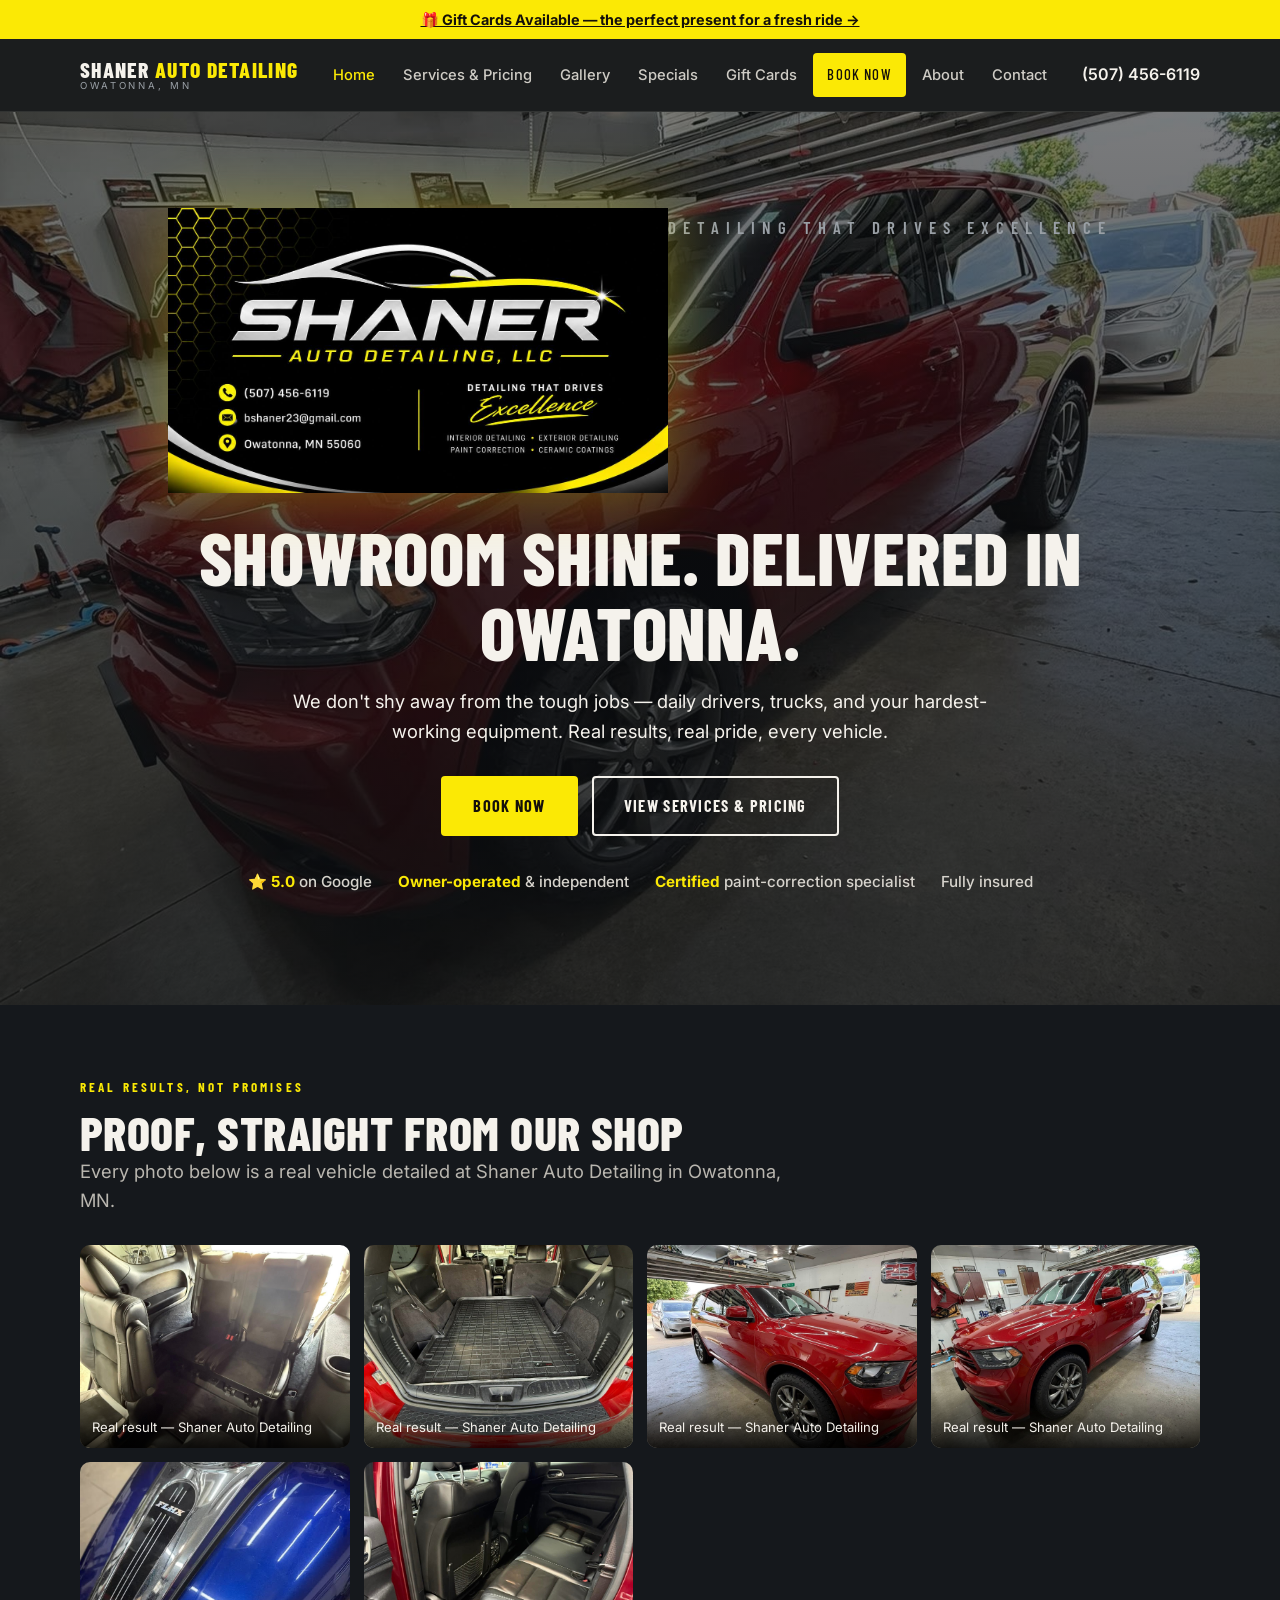
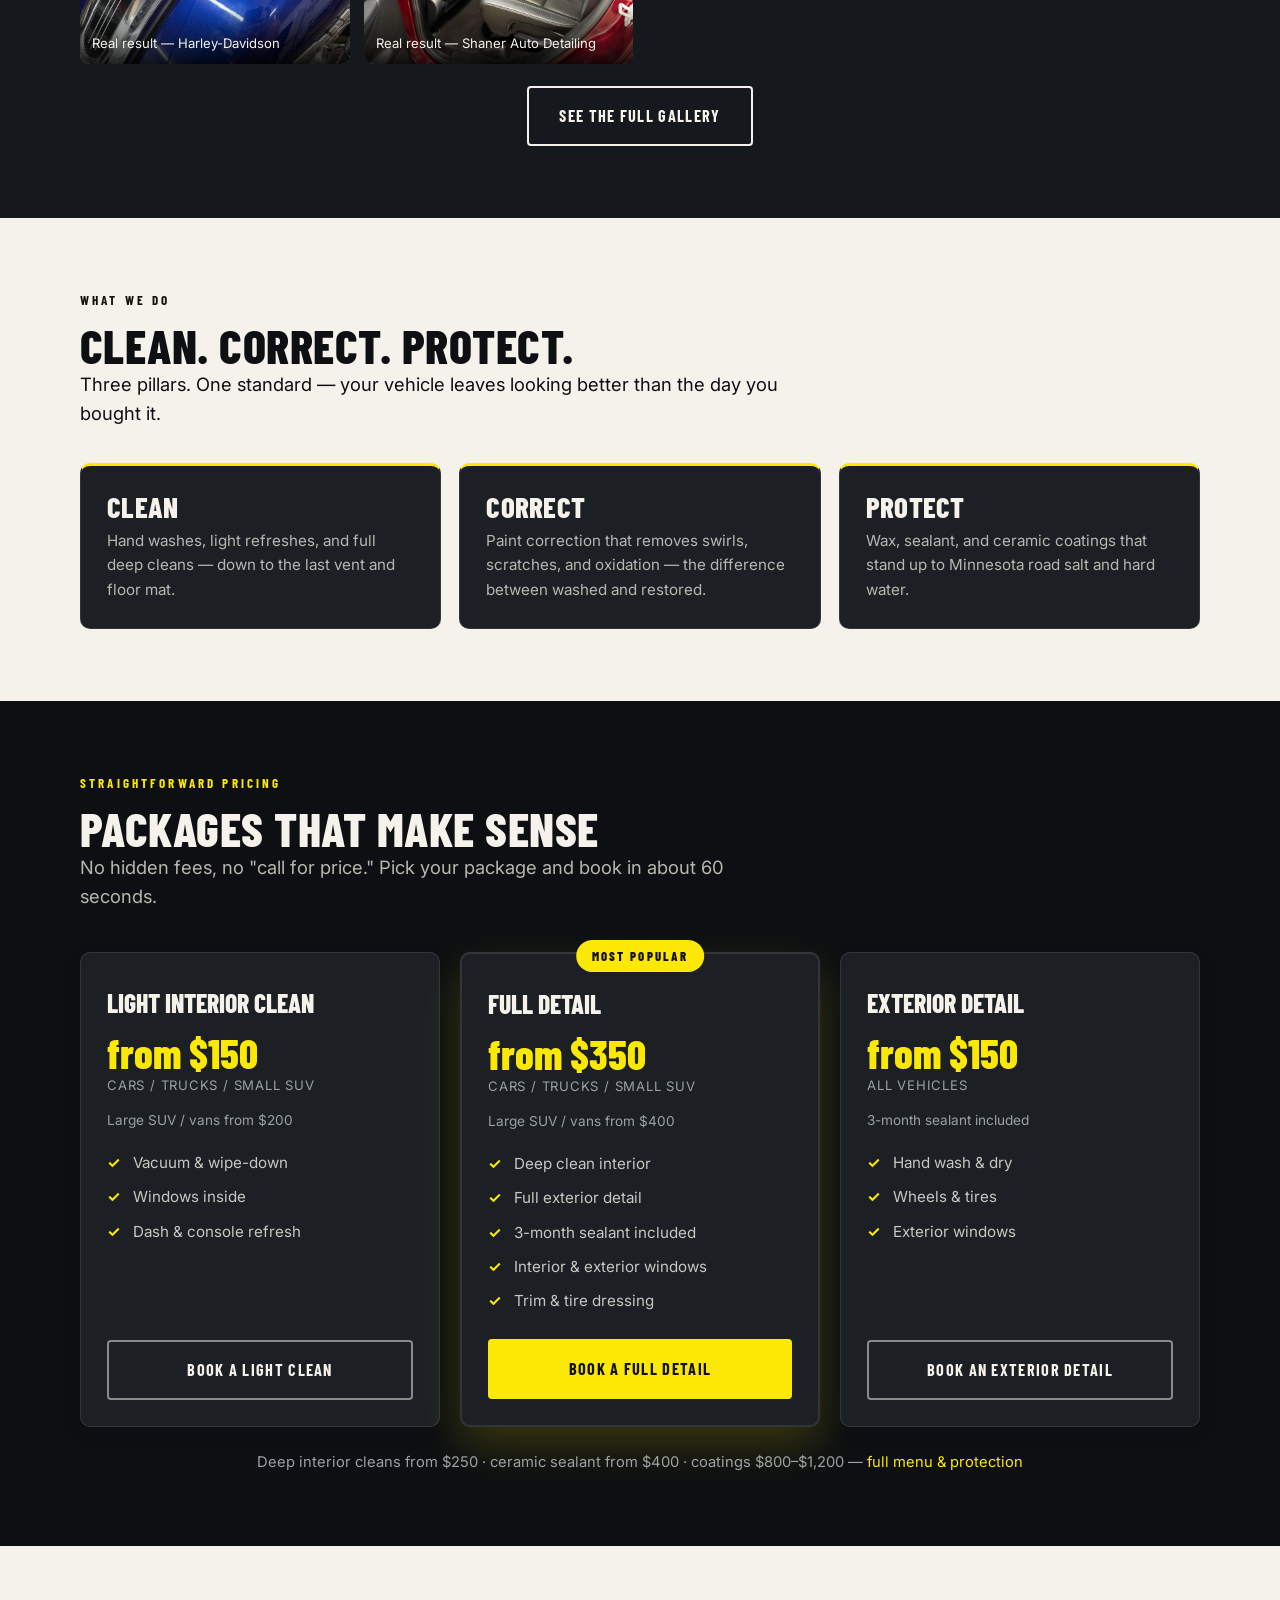
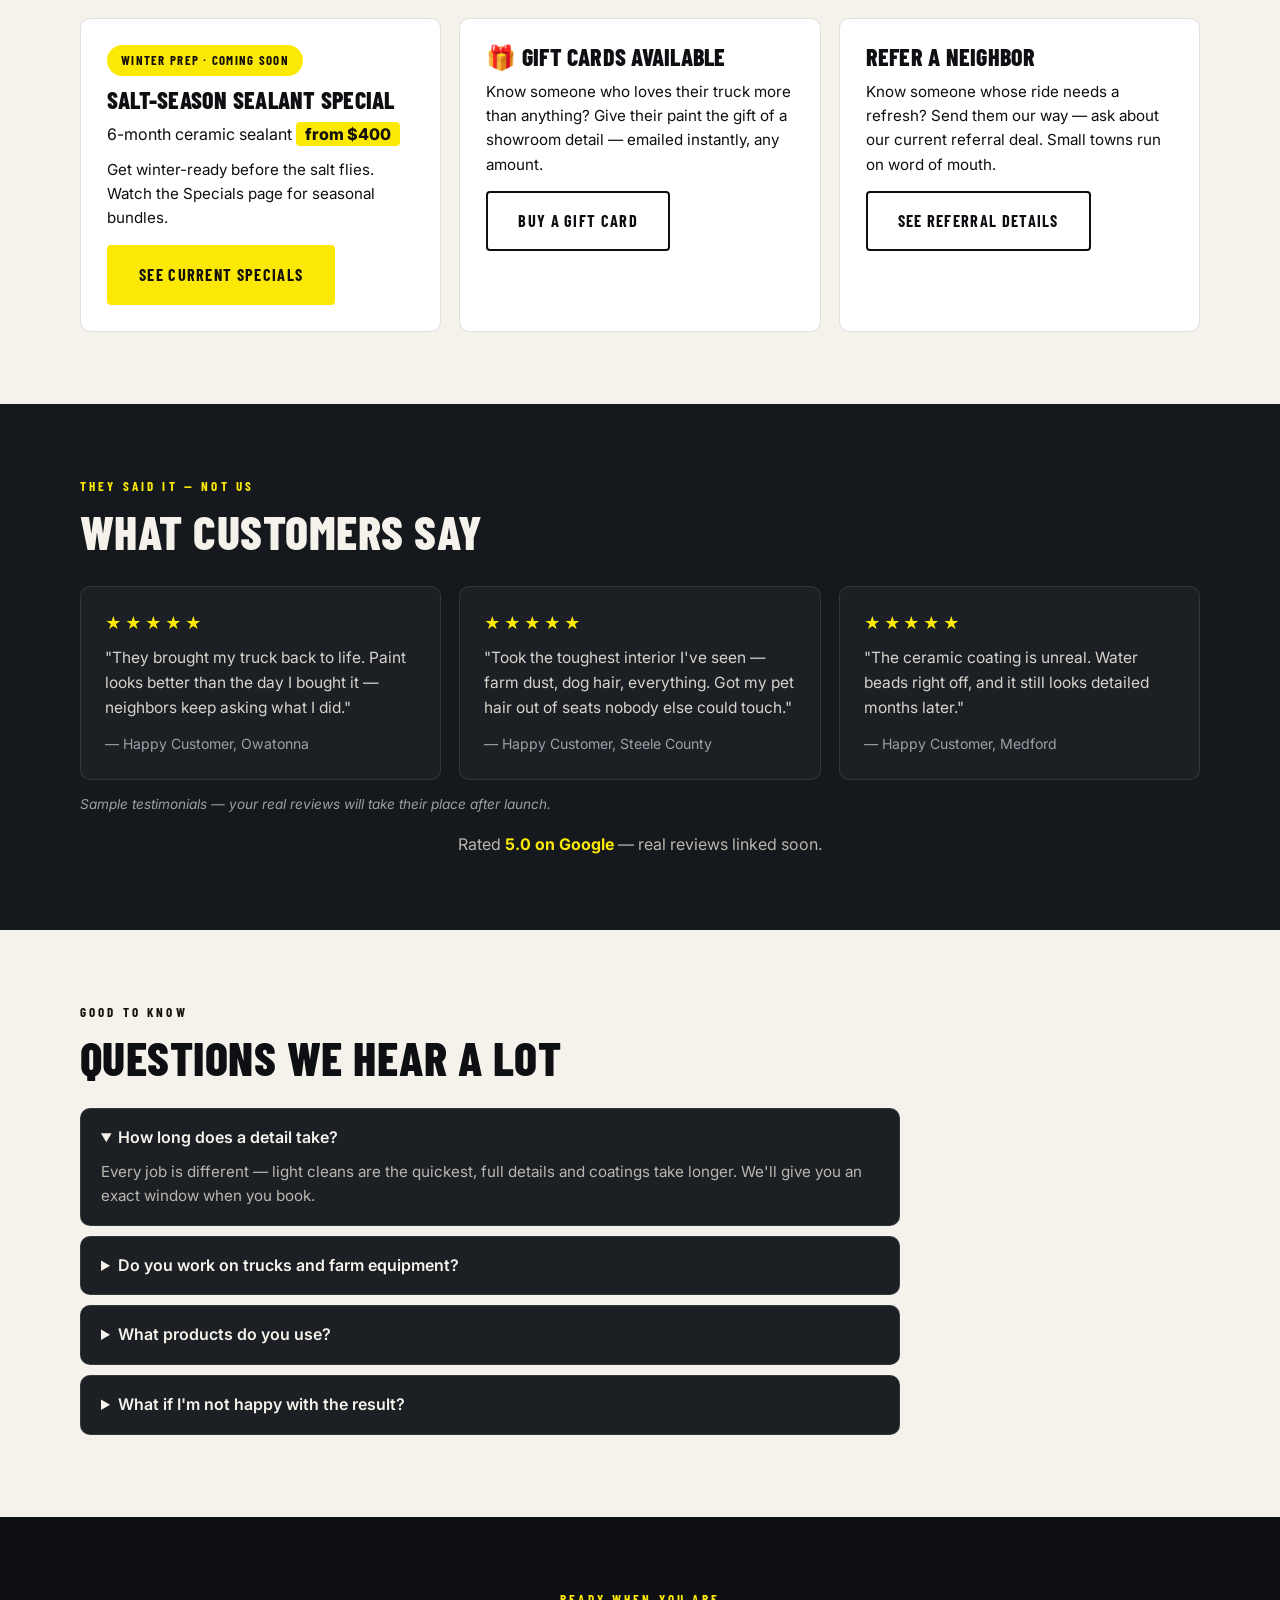
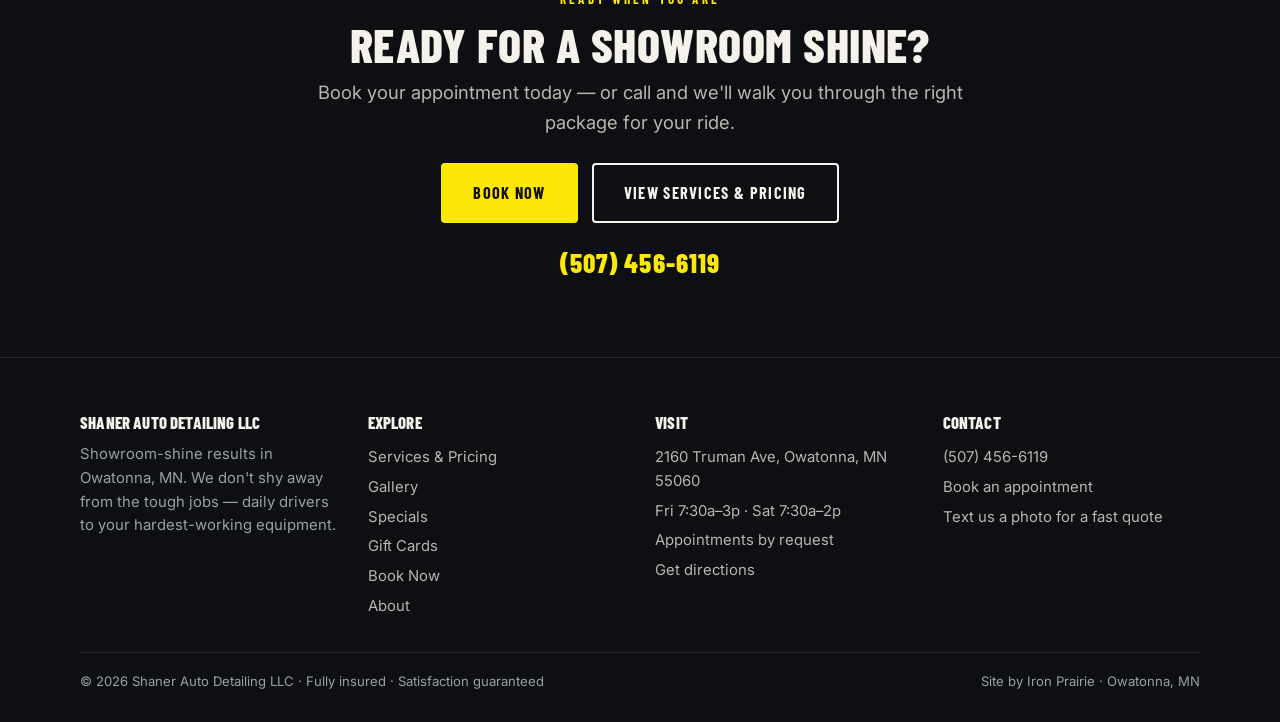
<file: index.html>
<!DOCTYPE html>
<html lang="en">
<head>
<meta charset="UTF-8">
<meta name="viewport" content="width=device-width, initial-scale=1.0">
<title>Auto Detailing in Owatonna, MN | Shaner Auto Detailing LLC</title>
<meta name="description" content="Shaner Auto Detailing LLC — premium auto detailing, paint correction, and ceramic coating in Owatonna, MN. Showroom shine for daily drivers, trucks &amp; equipment. Call (507) 456-6119.">
<link rel="canonical" href="https://davebunn1.github.io/shaner-auto-detailing-website/">
<meta property="og:title" content="Shaner Auto Detailing LLC — Auto Detailing in Owatonna, MN">
<meta property="og:description" content="Showroom shine. Paint correction &amp; ceramic coating. Real results — Owatonna, MN.">
<meta property="og:type" content="website">
<meta property="og:url" content="https://davebunn1.github.io/shaner-auto-detailing-website/">
<meta property="og:image" content="https://davebunn1.github.io/shaner-auto-detailing-website/images/IMG_6365.JPG">
<meta name="theme-color" content="#0D0F12">
<link rel="preconnect" href="https://fonts.googleapis.com">
<link rel="preconnect" href="https://fonts.gstatic.com" crossorigin>
<link href="https://fonts.googleapis.com/css2?family=Barlow+Condensed:wght@600;700;800&family=Inter:wght@400;500;600&display=swap" rel="stylesheet">
<link rel="stylesheet" href="css/styles.css">
<link rel="icon" href="data:image/svg+xml,<svg xmlns='http://www.w3.org/2000/svg' viewBox='0 0 100 100'><text y='.9em' font-size='90'>🚗</text></svg>">
<script type="application/ld+json">
{
  "@context": "https://schema.org",
  "@type": "AutoDetailing",
  "name": "Shaner Auto Detailing LLC",
  "description": "Premium auto detailing, paint correction and ceramic coating in Owatonna, Minnesota.",
  "telephone": "+15074566119",
  "address": {
    "@type": "PostalAddress",
    "streetAddress": "2160 Truman Ave",
    "addressLocality": "Owatonna",
    "addressRegion": "MN",
    "postalCode": "55060",
    "addressCountry": "US"
  },
  "geo": { "@type": "GeoCoordinates", "latitude": 44.0749, "longitude": -93.2260 },
  "openingHours": ["Fr 07:30-15:00", "Sa 07:30-14:00"],
  "priceRange": "$$",
  "aggregateRating": { "@type": "AggregateRating", "ratingValue": "5.0", "reviewCount": "4" },
  "sameAs": ["https://www.facebook.com/groups/483912313063211/"]
}
</script>
</head>
<body>

<div class="topbar">
  <a href="gift-cards.html">🎁 Gift Cards Available — the perfect present for a fresh ride →</a>
</div>
<header class="site">
  <div class="container nav-wrap">
    <a class="brand" href="index.html">SHANER <span>AUTO DETAILING</span><small>Owatonna, MN</small></a>
    <nav class="main" aria-label="Main">
      <a href="index.html" class="active">Home</a>
      <a href="services-pricing.html">Services &amp; Pricing</a>
      <a href="gallery.html">Gallery</a>
      <a href="specials.html">Specials</a>
      <a href="gift-cards.html">Gift Cards</a>
      <a href="book.html" class="btn btn--primary btn-book">Book Now</a>
      <a href="about.html">About</a>
      <a href="contact.html">Contact</a>
    </nav>
    <div class="header-cta">
      <a class="header-phone" href="tel:+15074566119">(507) 456-6119</a>
      <button class="nav-toggle" aria-label="Menu">☰</button>
    </div>
  </div>
</header>

<main>
  <section class="hero hero--home">
    <div class="container">
      <div class="hero-logo">
        <img src="images/LOGO.jpg" alt="Shaner Auto Detailing LLC — auto detailing, paint correction &amp; ceramic coating in Owatonna, MN">
        <div class="hero-wordmark-sub">Detailing that drives Excellence</div>
      </div>
      <h1>Showroom shine. Delivered in Owatonna.</h1>
      <p class="lead">We don't shy away from the tough jobs — daily drivers, trucks, and your hardest-working equipment. Real results, real pride, every vehicle.</p>
      <div class="hero-ctas">
        <a class="btn btn--primary" href="book.html">Book Now</a>
        <a class="btn btn--ghost" href="services-pricing.html">View Services &amp; Pricing</a>
      </div>
      <div class="trust-ribbon">
        <span>⭐ <b>5.0</b> on Google</span>
        <span><b>Owner-operated</b> &amp; independent</span>
        <span><b>Certified</b> paint-correction specialist</span>
        <span>Fully insured</span>
      </div>
    </div>
  </section>

  <section class="section--graphite">
    <div class="container">
      <div class="eyebrow">Real results, not promises</div>
      <h2 style="color:var(--cream)">Proof, straight from our shop</h2>
      <p class="lead muted" style="color:#b9b6af">Every photo below is a real vehicle detailed at Shaner Auto Detailing in Owatonna, MN.</p>
      <div class="gallery" style="margin-top:30px">
        <div class="proof-grid">
          <figure class="proof-item"><img src="images/IMG_6362.JPG" alt="Real detailing result — Shaner Auto Detailing, Owatonna MN" loading="lazy"><figcaption class="proof-cap">Real result — Shaner Auto Detailing</figcaption></figure>
          <figure class="proof-item"><img src="images/IMG_6363.JPG" alt="Real detailing result — Shaner Auto Detailing, Owatonna MN" loading="lazy"><figcaption class="proof-cap">Real result — Shaner Auto Detailing</figcaption></figure>
          <figure class="proof-item"><img src="images/IMG_6364.JPG" alt="Real detailing result — Shaner Auto Detailing, Owatonna MN" loading="lazy"><figcaption class="proof-cap">Real result — Shaner Auto Detailing</figcaption></figure>
          <figure class="proof-item"><img src="images/IMG_6365.JPG" alt="Real detailing result — Shaner Auto Detailing, Owatonna MN" loading="lazy"><figcaption class="proof-cap">Real result — Shaner Auto Detailing</figcaption></figure>
          <figure class="proof-item"><img src="images/IMG_6311.JPG" alt="Harley-Davidson detail result — Shaner Auto Detailing, Owatonna MN" loading="lazy"><figcaption class="proof-cap">Real result — Harley-Davidson</figcaption></figure>
          <figure class="proof-item"><img src="images/IMG_6378.JPG" alt="Real detailing result — Shaner Auto Detailing, Owatonna MN" loading="lazy"><figcaption class="proof-cap">Real result — Shaner Auto Detailing</figcaption></figure>
        </div>
      </div>
      <p style="text-align:center;margin-top:22px"><a class="btn btn--ghost" href="gallery.html">See the full gallery</a></p>
    </div>
  </section>

  <section class="section--light">
    <div class="container">
      <div class="eyebrow">What we do</div>
      <h2>Clean. Correct. Protect.</h2>
      <p class="lead">Three pillars. One standard — your vehicle leaves looking better than the day you bought it.</p>
      <div class="pillars" style="margin-top:34px">
        <div class="pillar">
          <h3>Clean</h3>
          <p>Hand washes, light refreshes, and full deep cleans — down to the last vent and floor mat.</p>
        </div>
        <div class="pillar">
          <h3>Correct</h3>
          <p>Paint correction that removes swirls, scratches, and oxidation — the difference between washed and restored.</p>
        </div>
        <div class="pillar">
          <h3>Protect</h3>
          <p>Wax, sealant, and ceramic coatings that stand up to Minnesota road salt and hard water.</p>
        </div>
      </div>
    </div>
  </section>

  <section class="section--dark">
    <div class="container">
      <div class="eyebrow">Straightforward pricing</div>
      <h2 style="color:var(--cream)">Packages that make sense</h2>
      <p class="lead muted" style="color:#b9b6af">No hidden fees, no "call for price." Pick your package and book in about 60 seconds.</p>
      <div class="pkg-cards" style="margin-top:40px">
        <div class="pkg-card">
          <div class="pkg-name">Light Interior Clean</div>
          <div class="pkg-price">from $150</div>
          <div class="pkg-time">Cars / trucks / small SUV</div>
          <p class="pkg-note">Large SUV / vans from $200</p>
          <ul class="pkg-includes">
            <li>Vacuum &amp; wipe-down</li>
            <li>Windows inside</li>
            <li>Dash &amp; console refresh</li>
          </ul>
          <a class="btn btn--darkghost btn--block" href="book.html">Book a light clean</a>
        </div>
        <div class="pkg-card pkg-card--popular">
          <div class="popular-tag">Most Popular</div>
          <div class="pkg-name">Full Detail</div>
          <div class="pkg-price">from $350</div>
          <div class="pkg-time">Cars / trucks / small SUV</div>
          <p class="pkg-note">Large SUV / vans from $400</p>
          <ul class="pkg-includes">
            <li>Deep clean interior</li>
            <li>Full exterior detail</li>
            <li>3-month sealant included</li>
            <li>Interior &amp; exterior windows</li>
            <li>Trim &amp; tire dressing</li>
          </ul>
          <a class="btn btn--primary btn--block" href="book.html">Book a full detail</a>
        </div>
        <div class="pkg-card">
          <div class="pkg-name">Exterior Detail</div>
          <div class="pkg-price">from $150</div>
          <div class="pkg-time">All vehicles</div>
          <p class="pkg-note">3-month sealant included</p>
          <ul class="pkg-includes">
            <li>Hand wash &amp; dry</li>
            <li>Wheels &amp; tires</li>
            <li>Exterior windows</li>
          </ul>
          <a class="btn btn--darkghost btn--block" href="book.html">Book an exterior detail</a>
        </div>
      </div>
      <p style="text-align:center;margin-top:24px;color:var(--muted);font-size:.92rem">Deep interior cleans from $250 · ceramic sealant from $400 · coatings $800–$1,200 — <a href="services-pricing.html">full menu &amp; protection</a></p>
    </div>
  </section>

  <section class="section--light">
    <div class="container" style="display:grid;grid-template-columns:repeat(auto-fit,minmax(280px,1fr));gap:18px">
      <div style="border:1px solid rgba(13,15,18,.12);border-radius:10px;padding:26px;background:#fff">
        <span class="offer-deadline">Winter prep · coming soon</span>
        <h3 style="font-size:1.5rem">Salt-season sealant special</h3>
        <p style="margin:10px 0">6-month ceramic sealant <b style="background:#FBE905;color:#14100A;padding:2px 9px;border-radius:4px;font-weight:800">from $400</b></p>
        <p style="font-size:.95rem">Get winter-ready before the salt flies. Watch the Specials page for seasonal bundles.</p>
        <p style="margin-top:14px"><a class="btn btn--primary" href="specials.html">See current specials</a></p>
      </div>
      <div style="border:1px solid rgba(13,15,18,.12);border-radius:10px;padding:26px;background:#fff">
        <h3 style="font-size:1.5rem">🎁 Gift cards available</h3>
        <p style="font-size:.95rem;margin:10px 0">Know someone who loves their truck more than anything? Give their paint the gift of a showroom detail — emailed instantly, any amount.</p>
        <p style="margin-top:14px"><a class="btn btn--darkghost" href="gift-cards.html">Buy a gift card</a></p>
      </div>
      <div style="border:1px solid rgba(13,15,18,.12);border-radius:10px;padding:26px;background:#fff">
        <h3 style="font-size:1.5rem">Refer a neighbor</h3>
        <p style="font-size:.95rem;margin:10px 0">Know someone whose ride needs a refresh? Send them our way — ask about our current referral deal. Small towns run on word of mouth.</p>
        <p style="margin-top:14px"><a class="btn btn--darkghost" href="specials.html">See referral details</a></p>
      </div>
    </div>
  </section>

  <section class="section--graphite">
    <div class="container">
      <div class="eyebrow">They said it — not us</div>
      <h2 style="color:var(--cream)">What customers say</h2>
      <div class="reviews" style="margin-top:30px">
        <div class="review">
          <div class="stars">★★★★★</div>
          <p>"They brought my truck back to life. Paint looks better than the day I bought it — neighbors keep asking what I did."</p>
          <cite>— Happy Customer, Owatonna</cite>
        </div>
        <div class="review">
          <div class="stars">★★★★★</div>
          <p>"Took the toughest interior I've seen — farm dust, dog hair, everything. Got my pet hair out of seats nobody else could touch."</p>
          <cite>— Happy Customer, Steele County</cite>
        </div>
        <div class="review">
          <div class="stars">★★★★★</div>
          <p>"The ceramic coating is unreal. Water beads right off, and it still looks detailed months later."</p>
          <cite>— Happy Customer, Medford</cite>
        </div>
      </div>
      <p class="review-sample-note">Sample testimonials — your real reviews will take their place after launch.</p>
      <p style="text-align:center;margin-top:16px;color:#b9b6af">Rated <b style="color:var(--amber)">5.0 on Google</b> — real reviews linked soon.</p>
    </div>
  </section>

  <section class="section--light">
    <div class="container">
      <div class="eyebrow">Good to know</div>
      <h2>Questions we hear a lot</h2>
      <div class="faq" style="margin-top:26px;max-width:820px">
        <details open>
          <summary>How long does a detail take?</summary>
          <p>Every job is different — light cleans are the quickest, full details and coatings take longer. We'll give you an exact window when you book.</p>
        </details>
        <details>
          <summary>Do you work on trucks and farm equipment?</summary>
          <p>Absolutely — we don't shy away from the tough jobs. Daily drivers, trucks, SUVs, motorcycles, and your hardest-working equipment all get the same standard.</p>
        </details>
        <details>
          <summary>What products do you use?</summary>
          <p>Professional-grade products chosen for Minnesota conditions — road salt, hard water, and everything in between. Ask us about the right protection for your vehicle.</p>
        </details>
        <details>
          <summary>What if I'm not happy with the result?</summary>
          <p>If you're not happy with the result, we'll make it right. Plain and simple.</p>
        </details>
      </div>
    </div>
  </section>

  <section class="section--dark cta-band">
    <div class="container">
      <div class="eyebrow">Ready when you are</div>
      <h2 style="color:var(--cream)">Ready for a showroom shine?</h2>
      <p class="lead" style="color:#b9b6af">Book your appointment today — or call and we'll walk you through the right package for your ride.</p>
      <div class="cta-actions">
        <a class="btn btn--primary" href="book.html">Book Now</a>
        <a class="btn btn--ghost" href="services-pricing.html">View Services &amp; Pricing</a>
      </div>
      <a class="cta-phone-big" href="tel:+15074566119">(507) 456-6119</a>
    </div>
  </section>
</main>

<footer class="site">
  <div class="container">
    <div class="footer-grid">
      <div>
        <h4>Shaner Auto Detailing LLC</h4>
        <p style="color:var(--muted);font-size:.93rem">Showroom-shine results in Owatonna, MN. We don't shy away from the tough jobs — daily drivers to your hardest-working equipment.</p>
      </div>
      <div>
        <h4>Explore</h4>
        <ul>
          <li><a href="services-pricing.html">Services &amp; Pricing</a></li>
          <li><a href="gallery.html">Gallery</a></li>
          <li><a href="specials.html">Specials</a></li>
          <li><a href="gift-cards.html">Gift Cards</a></li>
          <li><a href="book.html">Book Now</a></li>
          <li><a href="about.html">About</a></li>
        </ul>
      </div>
      <div>
        <h4>Visit</h4>
        <ul>
          <li>2160 Truman Ave, Owatonna, MN 55060</li>
          <li>Fri 7:30a–3p · Sat 7:30a–2p</li>
          <li>Appointments by request</li>
          <li><a href="contact.html">Get directions</a></li>
        </ul>
      </div>
      <div>
        <h4>Contact</h4>
        <ul>
          <li><a href="tel:+15074566119">(507) 456-6119</a></li>
          <li><a href="book.html">Book an appointment</a></li>
          <li><a href="contact.html">Text us a photo for a fast quote</a></li>
        </ul>
      </div>
    </div>
    <div class="footer-bottom">
      <span>© 2026 Shaner Auto Detailing LLC · Fully insured · Satisfaction guaranteed</span>
      <span>Site by Iron Prairie · Owatonna, MN</span>
    </div>
  </div>
</footer>
<div class="mobile-bar">
  <a class="mb-book" href="book.html">Book Now</a>
  <a class="mb-call" href="tel:+15074566119">Call (507) 456-6119</a>
</div>
<script src="js/scripts.js"></script>
</body>
</html>
</file>
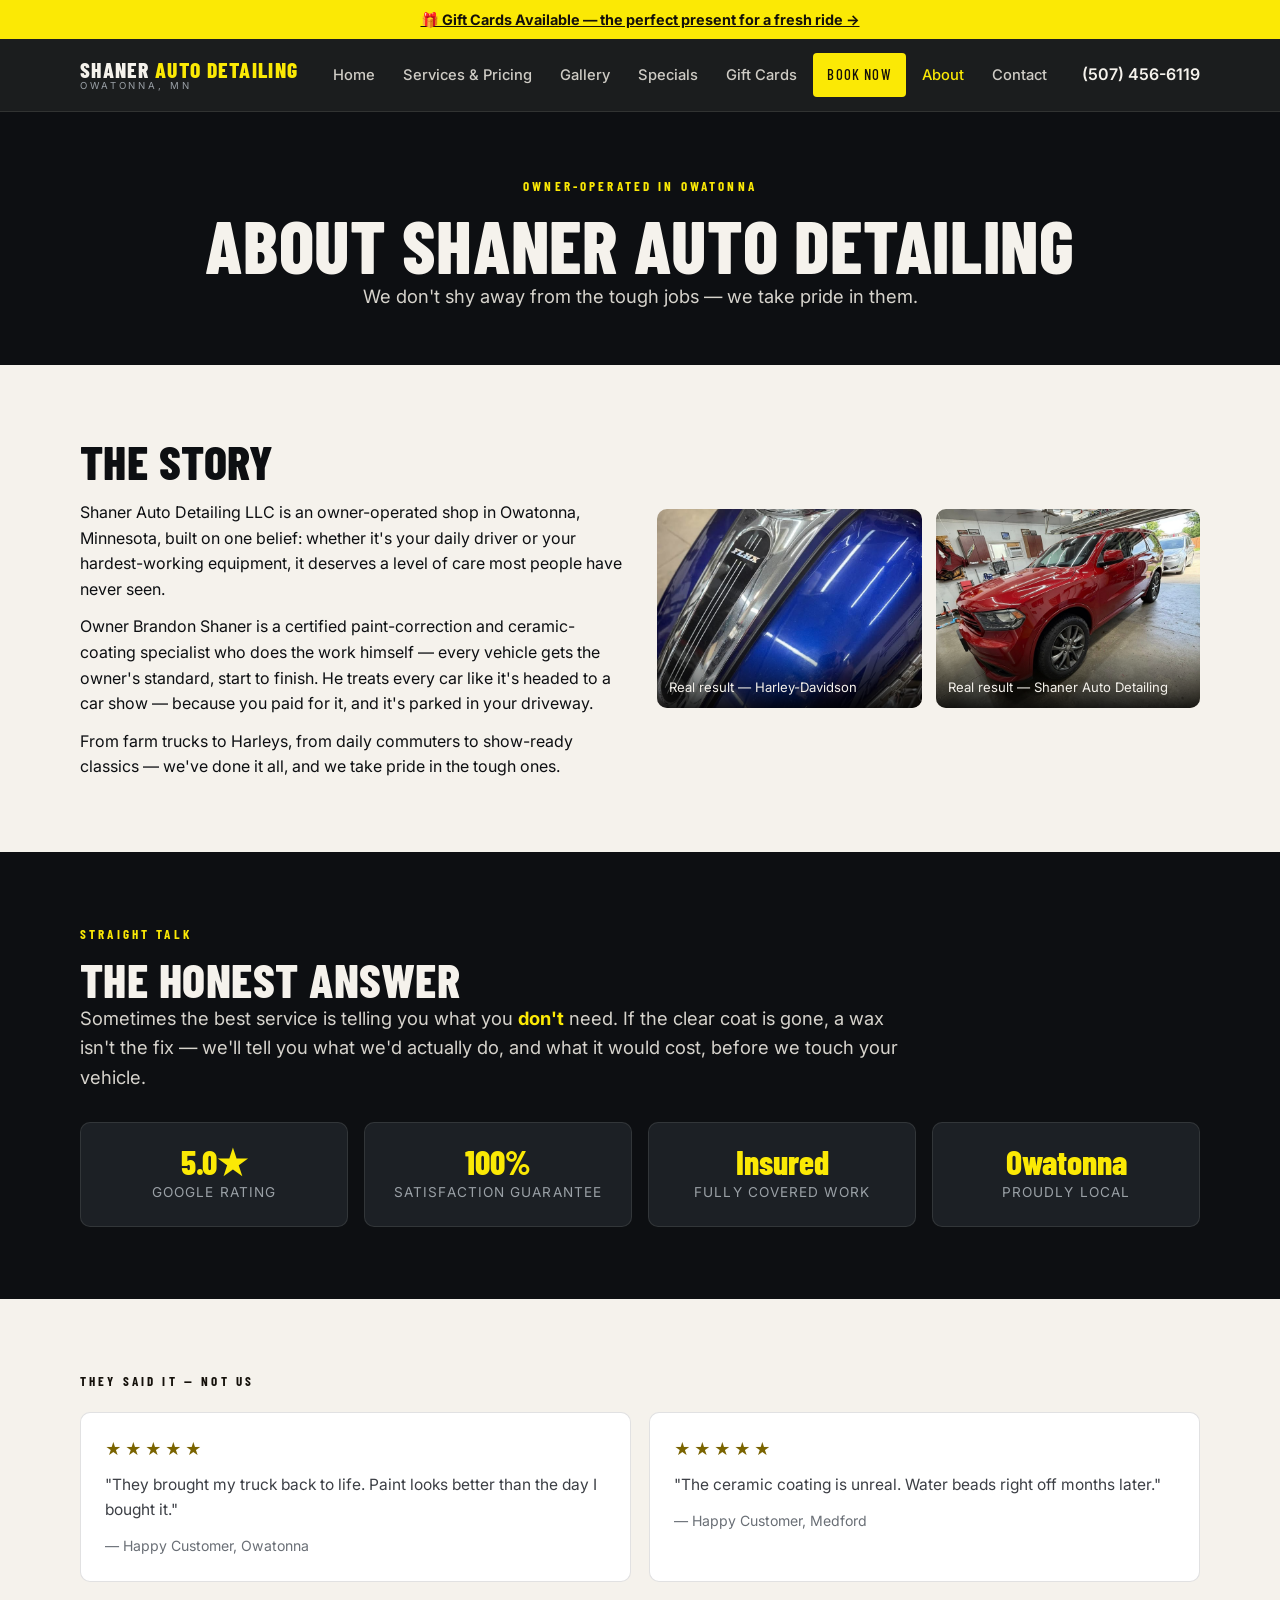
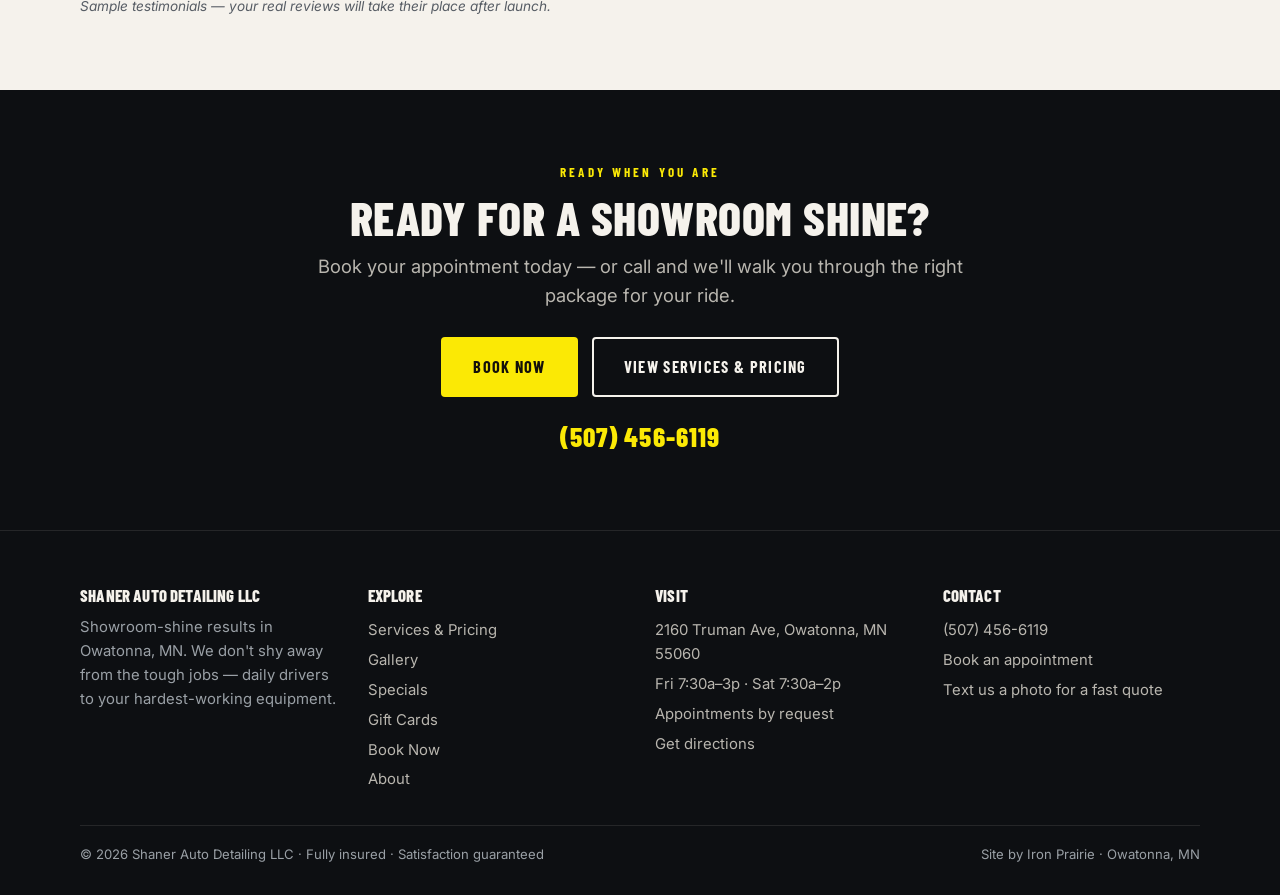
<file: about.html>
<!DOCTYPE html>
<html lang="en">
<head>
<meta charset="UTF-8">
<meta name="viewport" content="width=device-width, initial-scale=1.0">
<title>About Us | Shaner Auto Detailing LLC — Owatonna, MN</title>
<meta name="description" content="Owner-operated auto detailing shop in Owatonna, MN. Brandon Shaner does the work himself. Certified paint correction &amp; ceramic coating specialist. Real results, honest advice.">
<link rel="canonical" href="https://davebunn1.github.io/shaner-auto-detailing-website/about.html">
<meta property="og:title" content="About Us | Shaner Auto Detailing LLC — Owatonna, MN">
<meta property="og:description" content="Owner-operated auto detailing shop in Owatonna, MN. Brandon Shaner does the work himself. Certified paint correction &amp; ceramic coating specialist. Real results, honest advice.">
<meta property="og:type" content="website">
<meta property="og:url" content="https://davebunn1.github.io/shaner-auto-detailing-website/about.html">
<meta property="og:image" content="https://davebunn1.github.io/shaner-auto-detailing-website/images/IMG_6364.JPG">
<meta name="theme-color" content="#0D0F12">
<link rel="preconnect" href="https://fonts.googleapis.com">
<link rel="preconnect" href="https://fonts.gstatic.com" crossorigin>
<link href="https://fonts.googleapis.com/css2?family=Barlow+Condensed:wght@600;700;800&family=Inter:wght@400;500;600&display=swap" rel="stylesheet">
<link rel="stylesheet" href="css/styles.css">
<link rel="icon" href="data:image/svg+xml,<svg xmlns='http://www.w3.org/2000/svg' viewBox='0 0 100 100'><text y='.9em' font-size='90'>🚗</text></svg>">
<script type="application/ld+json">
{
  "@context": "https://schema.org",
  "@type": "AutoDetailing",
  "name": "Shaner Auto Detailing LLC",
  "description": "Premium auto detailing, paint correction and ceramic coating in Owatonna, Minnesota.",
  "telephone": "+15074566119",
  "address": { "@type": "PostalAddress", "streetAddress": "2160 Truman Ave", "addressLocality": "Owatonna", "addressRegion": "MN", "postalCode": "55060", "addressCountry": "US" },
  "openingHours": ["Fr 07:30-15:00", "Sa 07:30-14:00"],
  "aggregateRating": { "@type": "AggregateRating", "ratingValue": "5.0", "reviewCount": "4" },
  "sameAs": ["https://www.facebook.com/groups/483912313063211/"]
}
</script>

</head>
<body>
<div class="topbar">
  <a href="gift-cards.html">🎁 Gift Cards Available — the perfect present for a fresh ride →</a>
</div>
<header class="site">
  <div class="container nav-wrap">
    <a class="brand" href="index.html">SHANER <span>AUTO DETAILING</span><small>Owatonna, MN</small></a>
    <nav class="main" aria-label="Main">
      <a href="index.html">Home</a>
      <a href="services-pricing.html">Services &amp; Pricing</a>
      <a href="gallery.html">Gallery</a>
      <a href="specials.html">Specials</a>
      <a href="gift-cards.html">Gift Cards</a>
      <a href="book.html" class="btn btn--primary btn-book">Book Now</a>
      <a href="about.html" class="active">About</a>
      <a href="contact.html">Contact</a>
    </nav>
    <div class="header-cta">
      <a class="header-phone" href="tel:+15074566119">(507) 456-6119</a>
      <button class="nav-toggle" aria-label="Menu">☰</button>
    </div>
  </div>
</header>
<main>
  <section class="page-hero">
    <div class="container">
      <div class="eyebrow">Owner-operated in Owatonna</div>
      <h1 style="color:var(--cream)">About Shaner Auto Detailing</h1>
      <p class="lead" style="color:#d6d3cc">We don't shy away from the tough jobs — we take pride in them.</p>
    </div>
  </section>

  <section class="section--light">
    <div class="container" style="display:grid;grid-template-columns:repeat(auto-fit,minmax(280px,1fr));gap:34px;align-items:center">
      <div>
        <h2>The story</h2>
        <p style="margin-top:14px">Shaner Auto Detailing LLC is an owner-operated shop in Owatonna, Minnesota, built on one belief: whether it's your daily driver or your hardest-working equipment, it deserves a level of care most people have never seen.</p>
        <p style="margin-top:12px">Owner Brandon Shaner is a certified paint-correction and ceramic-coating specialist who does the work himself — every vehicle gets the owner's standard, start to finish. He treats every car like it's headed to a car show — because you paid for it, and it's parked in your driveway.</p>
        <p style="margin-top:12px">From farm trucks to Harleys, from daily commuters to show-ready classics — we've done it all, and we take pride in the tough ones.</p>
      </div>
      <div class="proof-grid" style="grid-template-columns:repeat(auto-fill,minmax(220px,1fr))">
        <figure class="proof-item"><img src="images/IMG_6311.JPG" alt="Harley-Davidson detailed by Shaner Auto Detailing in Owatonna MN" loading="lazy"><figcaption class="proof-cap">Real result — Harley-Davidson</figcaption></figure>
        <figure class="proof-item"><img src="images/IMG_6365.JPG" alt="Real detailing result — Shaner Auto Detailing, Owatonna MN" loading="lazy"><figcaption class="proof-cap">Real result — Shaner Auto Detailing</figcaption></figure>
      </div>
    </div>
  </section>

  <section class="section--dark">
    <div class="container">
      <div class="eyebrow">Straight talk</div>
      <h2 style="color:var(--cream)">The honest answer</h2>
      <p class="lead" style="color:#d6d3cc;max-width:70ch">Sometimes the best service is telling you what you <b style="color:var(--amber)">don't</b> need. If the clear coat is gone, a wax isn't the fix — we'll tell you what we'd actually do, and what it would cost, before we touch your vehicle.</p>
      <div style="display:grid;grid-template-columns:repeat(auto-fit,minmax(240px,1fr));gap:16px;margin-top:30px">
        <div class="stat"><b>5.0★</b><span>Google rating</span></div>
        <div class="stat"><b>100%</b><span>Satisfaction guarantee</span></div>
        <div class="stat"><b>Insured</b><span>Fully covered work</span></div>
        <div class="stat"><b>Owatonna</b><span>Proudly local</span></div>
      </div>
    </div>
  </section>

  <section class="section--light">
    <div class="container">
      <div class="eyebrow">They said it — not us</div>
      <div class="reviews" style="margin-top:20px">
        <div class="review" style="background:#fff;border-color:rgba(13,15,18,.12)">
          <div class="stars">★★★★★</div>
          <p>"They brought my truck back to life. Paint looks better than the day I bought it."</p>
          <cite>— Happy Customer, Owatonna</cite>
        </div>
        <div class="review" style="background:#fff;border-color:rgba(13,15,18,.12)">
          <div class="stars">★★★★★</div>
          <p>"The ceramic coating is unreal. Water beads right off months later."</p>
          <cite>— Happy Customer, Medford</cite>
        </div>
      </div>
      <p class="review-sample-note" style="color:var(--muted)">Sample testimonials — your real reviews will take their place after launch.</p>
    </div>
  </section>
  <section class="section--dark cta-band">
    <div class="container">
      <div class="eyebrow">Ready when you are</div>
      <h2 style="color:var(--cream)">Ready for a showroom shine?</h2>
      <p class="lead" style="color:#b9b6af">Book your appointment today — or call and we'll walk you through the right package for your ride.</p>
      <div class="cta-actions">
        <a class="btn btn--primary" href="book.html">Book Now</a>
        <a class="btn btn--ghost" href="services-pricing.html">View Services &amp; Pricing</a>
      </div>
      <a class="cta-phone-big" href="tel:+15074566119">(507) 456-6119</a>
    </div>
  </section>
</main>
<footer class="site">
  <div class="container">
    <div class="footer-grid">
      <div>
        <h4>Shaner Auto Detailing LLC</h4>
        <p style="color:var(--muted);font-size:.93rem">Showroom-shine results in Owatonna, MN. We don't shy away from the tough jobs — daily drivers to your hardest-working equipment.</p>
      </div>
      <div>
        <h4>Explore</h4>
        <ul>
          <li><a href="services-pricing.html">Services &amp; Pricing</a></li>
          <li><a href="gallery.html">Gallery</a></li>
          <li><a href="specials.html">Specials</a></li>
          <li><a href="gift-cards.html">Gift Cards</a></li>
          <li><a href="book.html">Book Now</a></li>
          <li><a href="about.html">About</a></li>
        </ul>
      </div>
      <div>
        <h4>Visit</h4>
        <ul>
          <li>2160 Truman Ave, Owatonna, MN 55060</li>
          <li>Fri 7:30a–3p · Sat 7:30a–2p</li>
          <li>Appointments by request</li>
          <li><a href="contact.html">Get directions</a></li>
        </ul>
      </div>
      <div>
        <h4>Contact</h4>
        <ul>
          <li><a href="tel:+15074566119">(507) 456-6119</a></li>
          <li><a href="book.html">Book an appointment</a></li>
          <li><a href="contact.html">Text us a photo for a fast quote</a></li>
        </ul>
      </div>
    </div>
    <div class="footer-bottom">
      <span>© 2026 Shaner Auto Detailing LLC · Fully insured · Satisfaction guaranteed</span>
      <span>Site by Iron Prairie · Owatonna, MN</span>
    </div>
  </div>
</footer>
<div class="mobile-bar">
  <a class="mb-book" href="book.html">Book Now</a>
  <a class="mb-call" href="tel:+15074566119">Call (507) 456-6119</a>
</div>
<script src="js/scripts.js"></script>
</body>
</html>
</file>
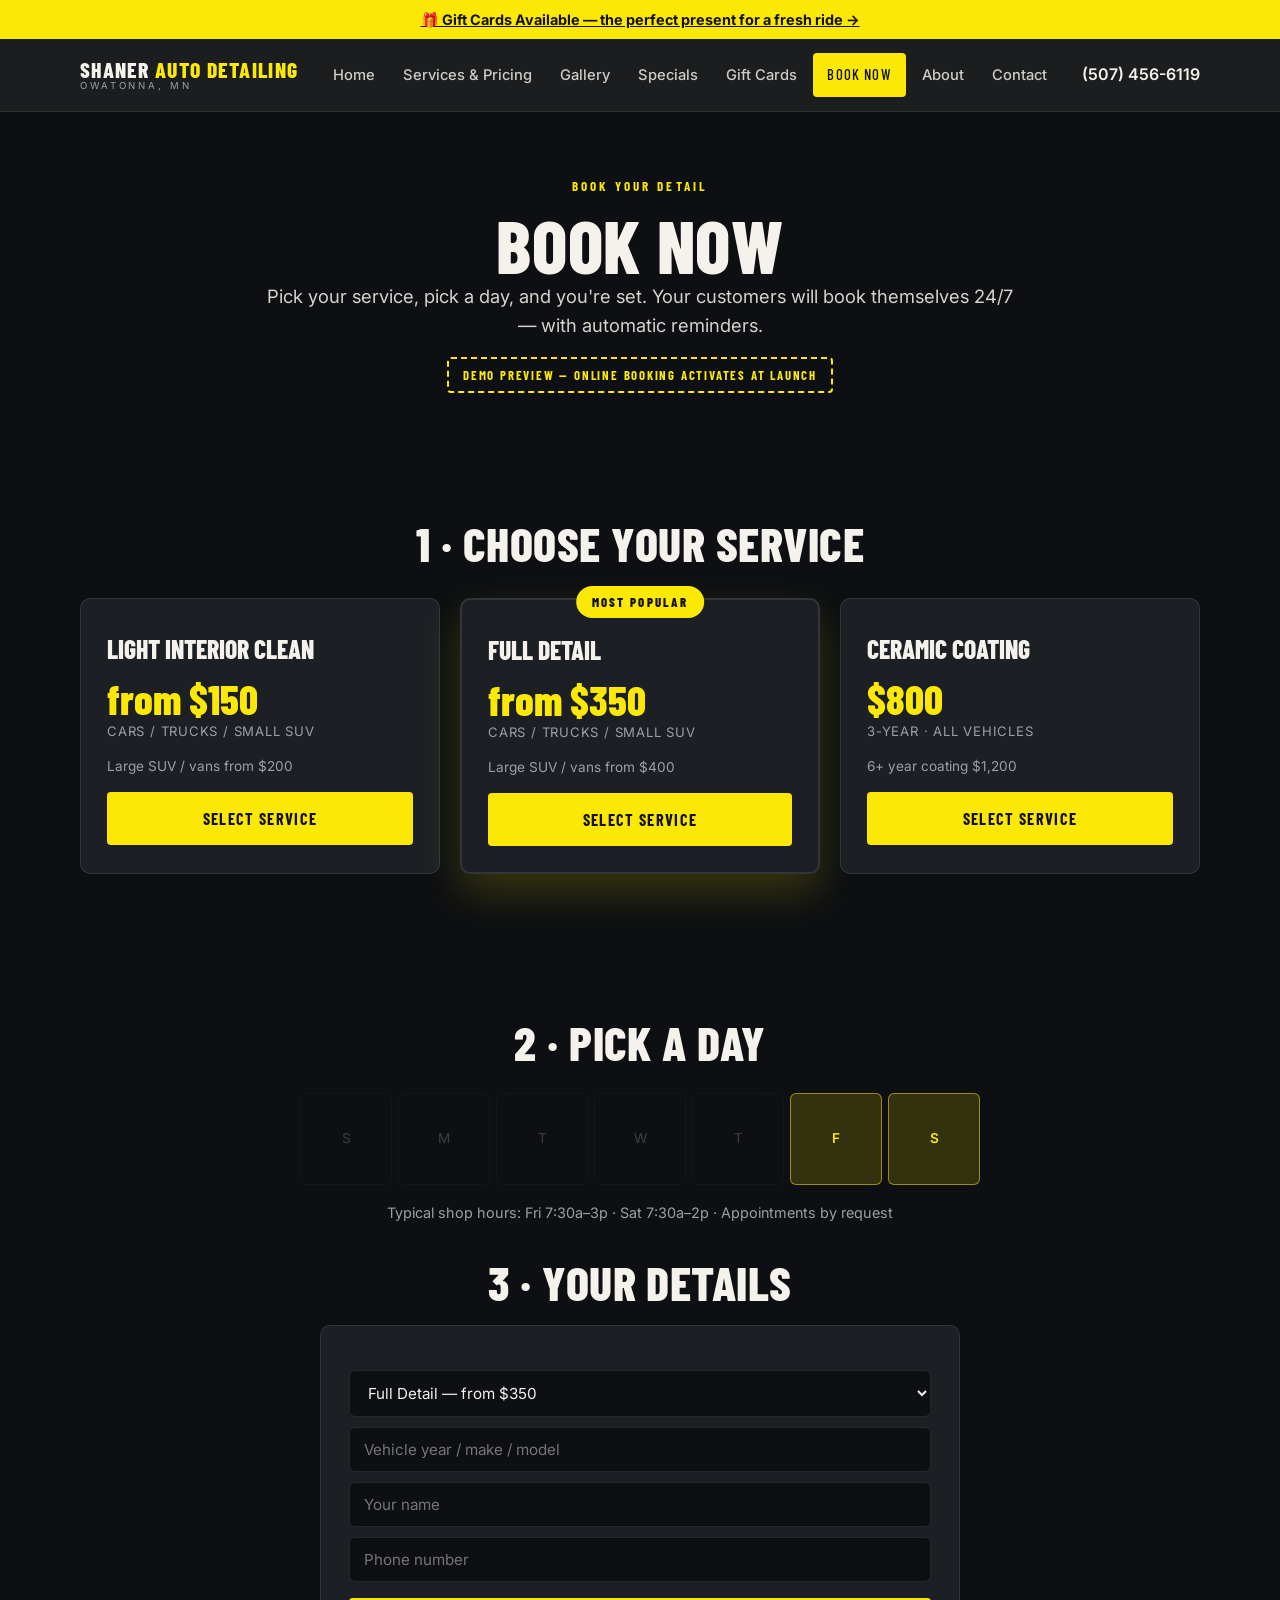
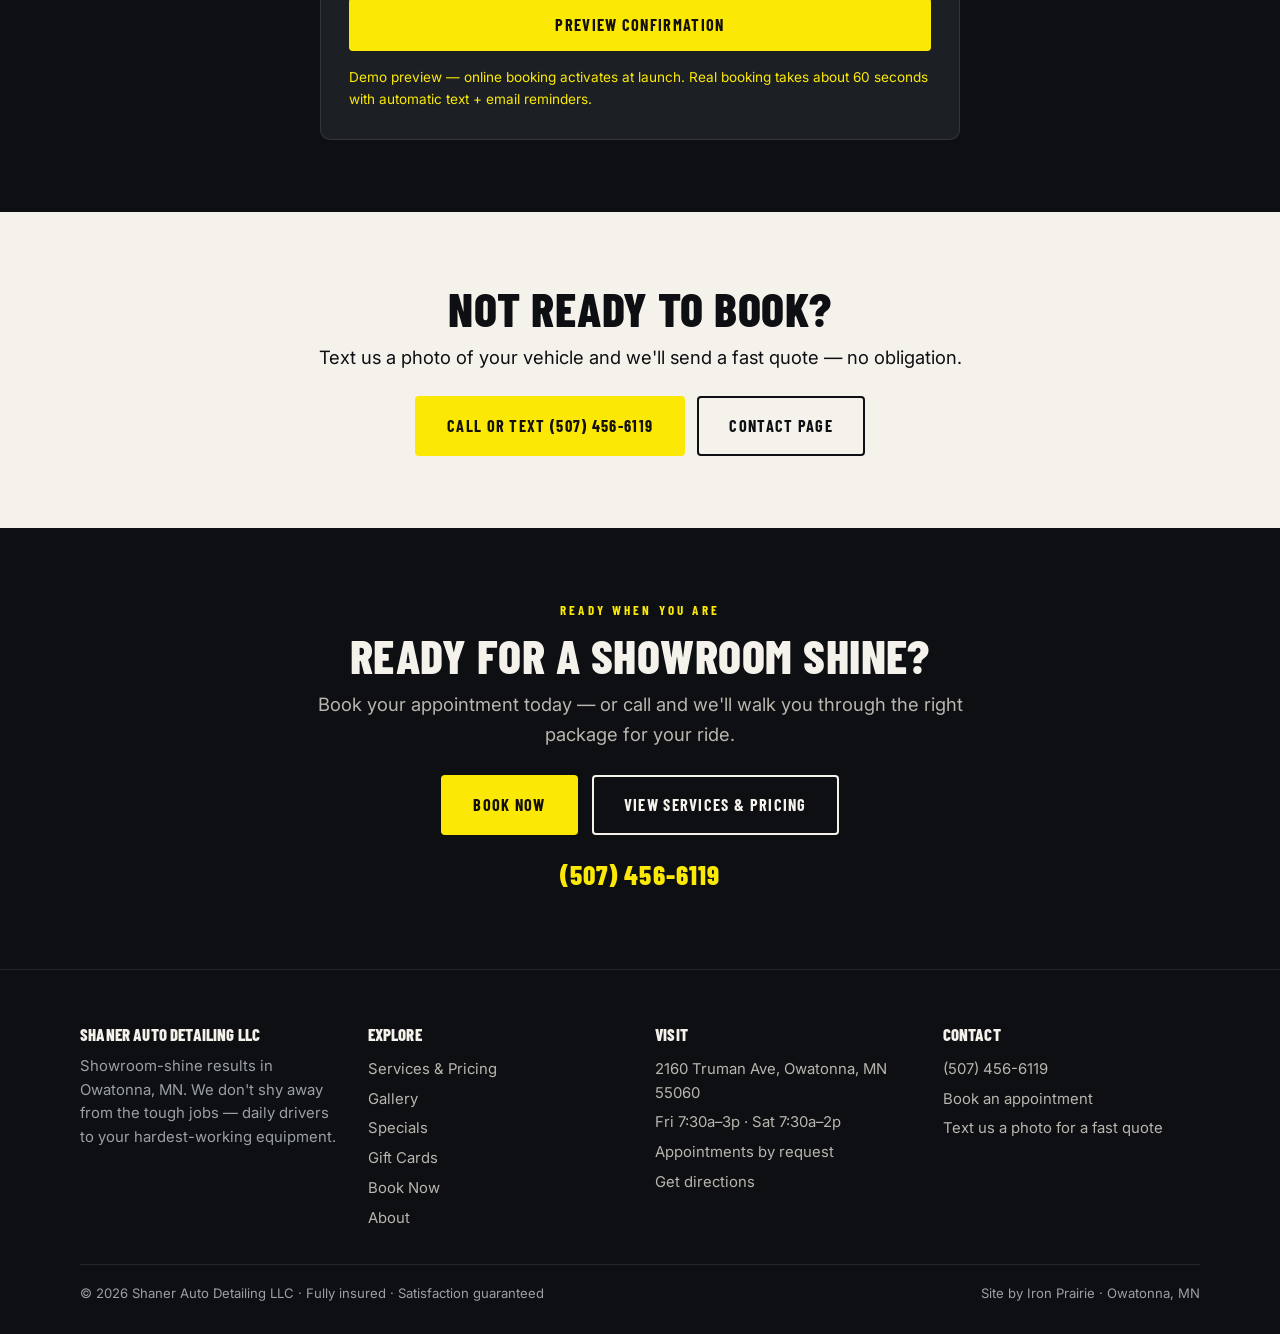
<file: book.html>
<!DOCTYPE html>
<html lang="en">
<head>
<meta charset="UTF-8">
<meta name="viewport" content="width=device-width, initial-scale=1.0">
<title>Book Auto Detailing in Owatonna, MN | Shaner Auto Detailing</title>
<meta name="description" content="Book auto detailing in Owatonna, MN. Interior cleans from $150, full details from $350, ceramic coatings from $800 — 60-second booking.">
<link rel="canonical" href="https://davebunn1.github.io/shaner-auto-detailing-website/book.html">
<meta property="og:title" content="Book Auto Detailing in Owatonna, MN | Shaner Auto Detailing">
<meta property="og:description" content="Book auto detailing in Owatonna, MN. Interior cleans from $150, full details from $350, ceramic coatings from $800 — 60-second booking.">
<meta property="og:type" content="website">
<meta property="og:url" content="https://davebunn1.github.io/shaner-auto-detailing-website/book.html">
<meta property="og:image" content="https://davebunn1.github.io/shaner-auto-detailing-website/images/IMG_6364.JPG">
<meta name="theme-color" content="#0D0F12">
<link rel="preconnect" href="https://fonts.googleapis.com">
<link rel="preconnect" href="https://fonts.gstatic.com" crossorigin>
<link href="https://fonts.googleapis.com/css2?family=Barlow+Condensed:wght@600;700;800&family=Inter:wght@400;500;600&display=swap" rel="stylesheet">
<link rel="stylesheet" href="css/styles.css">
<link rel="icon" href="data:image/svg+xml,<svg xmlns='http://www.w3.org/2000/svg' viewBox='0 0 100 100'><text y='.9em' font-size='90'>🚗</text></svg>">
<script type="application/ld+json">
{
  "@context": "https://schema.org",
  "@type": "AutoDetailing",
  "name": "Shaner Auto Detailing LLC",
  "description": "Premium auto detailing, paint correction and ceramic coating in Owatonna, Minnesota.",
  "telephone": "+15074566119",
  "address": { "@type": "PostalAddress", "streetAddress": "2160 Truman Ave", "addressLocality": "Owatonna", "addressRegion": "MN", "postalCode": "55060", "addressCountry": "US" },
  "openingHours": ["Fr 07:30-15:00", "Sa 07:30-14:00"],
  "aggregateRating": { "@type": "AggregateRating", "ratingValue": "5.0", "reviewCount": "4" },
  "sameAs": ["https://www.facebook.com/groups/483912313063211/"]
}
</script>

</head>
<body>
<div class="topbar">
  <a href="gift-cards.html">🎁 Gift Cards Available — the perfect present for a fresh ride →</a>
</div>
<header class="site">
  <div class="container nav-wrap">
    <a class="brand" href="index.html">SHANER <span>AUTO DETAILING</span><small>Owatonna, MN</small></a>
    <nav class="main" aria-label="Main">
      <a href="index.html">Home</a>
      <a href="services-pricing.html">Services &amp; Pricing</a>
      <a href="gallery.html">Gallery</a>
      <a href="specials.html">Specials</a>
      <a href="gift-cards.html">Gift Cards</a>
      <a href="book.html" class="btn btn--primary btn-book">Book Now</a>
      <a href="about.html">About</a>
      <a href="contact.html">Contact</a>
    </nav>
    <div class="header-cta">
      <a class="header-phone" href="tel:+15074566119">(507) 456-6119</a>
      <button class="nav-toggle" aria-label="Menu">☰</button>
    </div>
  </div>
</header>
<main>
  <section class="page-hero">
    <div class="container">
      <div class="eyebrow">Book your detail</div>
      <h1 style="color:var(--cream)">Book Now</h1>
      <p class="lead" style="color:#d6d3cc">Pick your service, pick a day, and you're set. Your customers will book themselves 24/7 — with automatic reminders.</p>
      <p style="margin-top:16px"><span class="demo-badge">Demo preview — online booking activates at launch</span></p>
    </div>
  </section>

  <section class="section--dark">
    <div class="container">
      <h2 style="color:var(--cream);text-align:center">1 · Choose your service</h2>
      <div class="pkg-cards" style="margin-top:30px">
        <div class="pkg-card">
          <div class="pkg-name">Light Interior Clean</div>
          <div class="pkg-price">from $150</div>
          <div class="pkg-time">Cars / trucks / small SUV</div>
          <p class="pkg-note">Large SUV / vans from $200</p>
          <button class="btn btn--primary btn--block" data-demo="book">Select service</button>
        </div>
        <div class="pkg-card pkg-card--popular">
          <div class="popular-tag">Most Popular</div>
          <div class="pkg-name">Full Detail</div>
          <div class="pkg-price">from $350</div>
          <div class="pkg-time">Cars / trucks / small SUV</div>
          <p class="pkg-note">Large SUV / vans from $400</p>
          <button class="btn btn--primary btn--block" data-demo="book">Select service</button>
        </div>
        <div class="pkg-card">
          <div class="pkg-name">Ceramic Coating</div>
          <div class="pkg-price">$800</div>
          <div class="pkg-time">3-year · all vehicles</div>
          <p class="pkg-note">6+ year coating $1,200</p>
          <button class="btn btn--primary btn--block" data-demo="book">Select service</button>
        </div>
      </div>
    </div>
  </section>

  <section class="section--dark">
    <div class="container" style="max-width:680px">
      <h2 style="color:var(--cream);text-align:center">2 · Pick a day</h2>
      <div class="demo-calendar" aria-hidden="true" style="margin-top:26px">
        <span class="day unavailable">S</span><span class="day unavailable">M</span><span class="day unavailable">T</span><span class="day unavailable">W</span><span class="day unavailable">T</span><span class="day available">F</span><span class="day available">S</span>
      </div>
      <p style="text-align:center;color:var(--muted);font-size:.9rem">Typical shop hours: Fri 7:30a–3p · Sat 7:30a–2p · Appointments by request</p>
      <h2 style="color:var(--cream);text-align:center;margin-top:34px">3 · Your details</h2>
      <div class="booking-demo" style="margin-top:18px">
        <div class="demo-fields">
          <select aria-label="Service"><option>Full Detail — from $350</option><option>Exterior Detail — from $150</option><option>Deep Clean Interior — from $250</option><option>Light Interior Clean — from $150</option><option>Ceramic Coating 3-yr — $800</option><option>Ceramic Coating 6+ yr — $1,200</option><option>Ceramic Sealant 6-mo — from $400</option><option>Window Coating — $25/window · $100 all</option><option>Wheel Coating — $150</option></select>
          <input type="text" placeholder="Vehicle year / make / model" aria-label="Vehicle">
          <input type="text" placeholder="Your name" aria-label="Name">
          <input type="tel" placeholder="Phone number" aria-label="Phone">
        </div>
        <button class="btn btn--primary btn--block" data-demo="book">Preview confirmation</button>
        <p class="modal-note">Demo preview — online booking activates at launch. Real booking takes about 60 seconds with automatic text + email reminders.</p>
      </div>
    </div>
  </section>

  <section class="section--light">
    <div class="container" style="text-align:center;max-width:720px">
      <h2>Not ready to book?</h2>
      <p class="lead" style="margin:10px auto 24px">Text us a photo of your vehicle and we'll send a fast quote — no obligation.</p>
      <a class="btn btn--primary" href="tel:+15074566119">Call or text (507) 456-6119</a>
      <a class="btn btn--darkghost" href="contact.html" style="margin-left:8px">Contact page</a>
    </div>
  </section>
  <section class="section--dark cta-band">
    <div class="container">
      <div class="eyebrow">Ready when you are</div>
      <h2 style="color:var(--cream)">Ready for a showroom shine?</h2>
      <p class="lead" style="color:#b9b6af">Book your appointment today — or call and we'll walk you through the right package for your ride.</p>
      <div class="cta-actions">
        <a class="btn btn--primary" href="book.html">Book Now</a>
        <a class="btn btn--ghost" href="services-pricing.html">View Services &amp; Pricing</a>
      </div>
      <a class="cta-phone-big" href="tel:+15074566119">(507) 456-6119</a>
    </div>
  </section>
</main>
<footer class="site">
  <div class="container">
    <div class="footer-grid">
      <div>
        <h4>Shaner Auto Detailing LLC</h4>
        <p style="color:var(--muted);font-size:.93rem">Showroom-shine results in Owatonna, MN. We don't shy away from the tough jobs — daily drivers to your hardest-working equipment.</p>
      </div>
      <div>
        <h4>Explore</h4>
        <ul>
          <li><a href="services-pricing.html">Services &amp; Pricing</a></li>
          <li><a href="gallery.html">Gallery</a></li>
          <li><a href="specials.html">Specials</a></li>
          <li><a href="gift-cards.html">Gift Cards</a></li>
          <li><a href="book.html">Book Now</a></li>
          <li><a href="about.html">About</a></li>
        </ul>
      </div>
      <div>
        <h4>Visit</h4>
        <ul>
          <li>2160 Truman Ave, Owatonna, MN 55060</li>
          <li>Fri 7:30a–3p · Sat 7:30a–2p</li>
          <li>Appointments by request</li>
          <li><a href="contact.html">Get directions</a></li>
        </ul>
      </div>
      <div>
        <h4>Contact</h4>
        <ul>
          <li><a href="tel:+15074566119">(507) 456-6119</a></li>
          <li><a href="book.html">Book an appointment</a></li>
          <li><a href="contact.html">Text us a photo for a fast quote</a></li>
        </ul>
      </div>
    </div>
    <div class="footer-bottom">
      <span>© 2026 Shaner Auto Detailing LLC · Fully insured · Satisfaction guaranteed</span>
      <span>Site by Iron Prairie · Owatonna, MN</span>
    </div>
  </div>
</footer>
<div class="mobile-bar">
  <a class="mb-book" href="book.html">Book Now</a>
  <a class="mb-call" href="tel:+15074566119">Call (507) 456-6119</a>
</div>
<script src="js/scripts.js"></script>
</body>
</html>
</file>
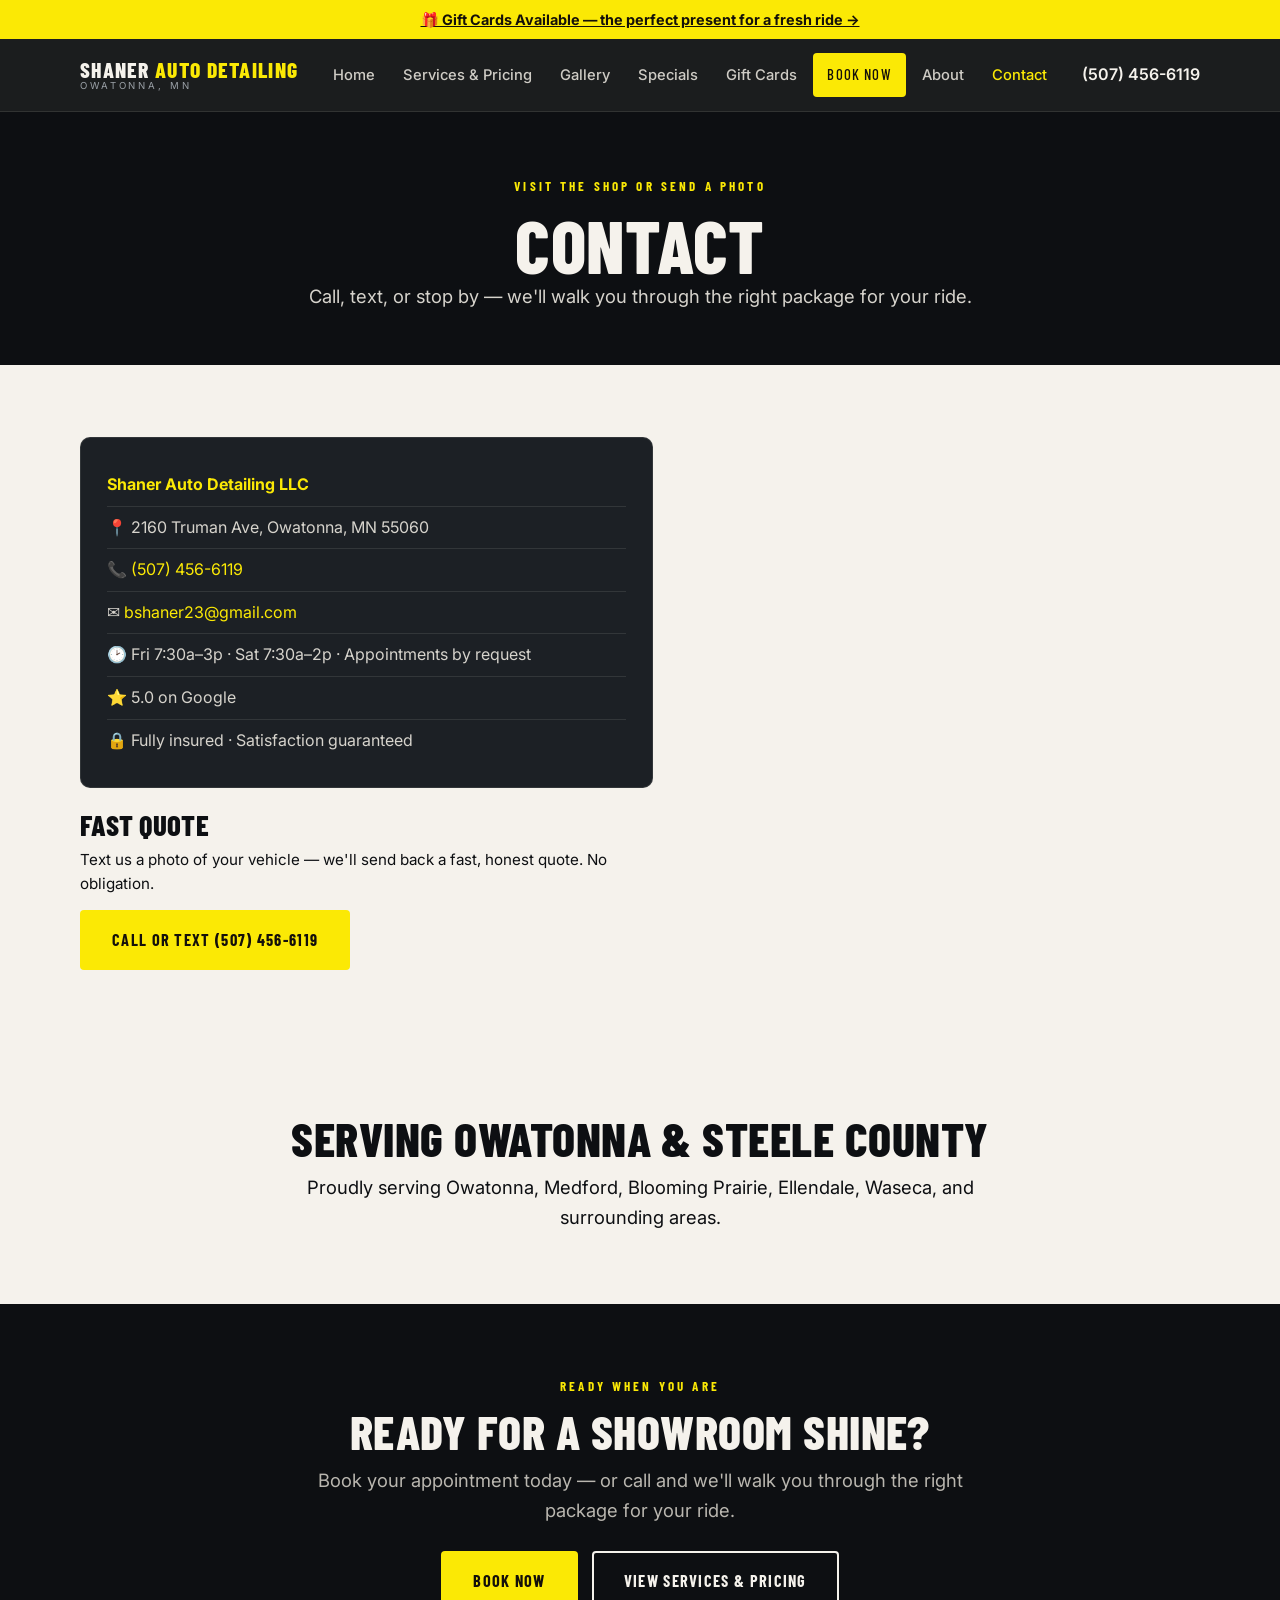
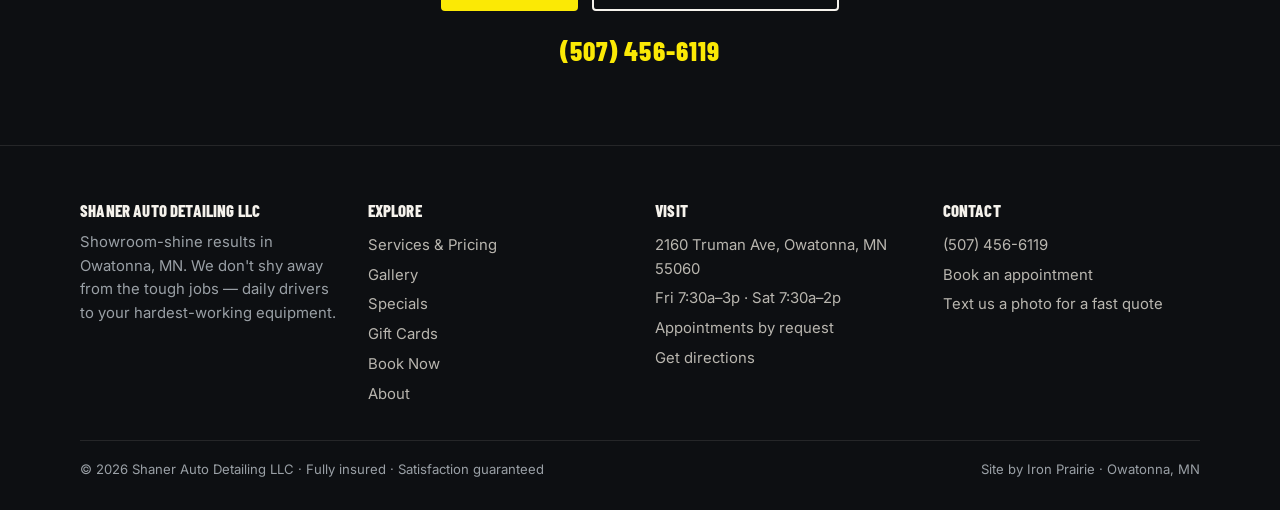
<file: contact.html>
<!DOCTYPE html>
<html lang="en">
<head>
<meta charset="UTF-8">
<meta name="viewport" content="width=device-width, initial-scale=1.0">
<title>Contact &amp; Directions | Shaner Auto Detailing LLC — Owatonna, MN</title>
<meta name="description" content="Contact Shaner Auto Detailing at 2160 Truman Ave, Owatonna MN. Call (507) 456-6119. Serving Owatonna &amp; Steele County.">
<link rel="canonical" href="https://davebunn1.github.io/shaner-auto-detailing-website/contact.html">
<meta property="og:title" content="Contact &amp; Directions | Shaner Auto Detailing LLC — Owatonna, MN">
<meta property="og:description" content="Contact Shaner Auto Detailing at 2160 Truman Ave, Owatonna MN. Call (507) 456-6119. Serving Owatonna &amp; Steele County.">
<meta property="og:type" content="website">
<meta property="og:url" content="https://davebunn1.github.io/shaner-auto-detailing-website/contact.html">
<meta property="og:image" content="https://davebunn1.github.io/shaner-auto-detailing-website/images/IMG_6364.JPG">
<meta name="theme-color" content="#0D0F12">
<link rel="preconnect" href="https://fonts.googleapis.com">
<link rel="preconnect" href="https://fonts.gstatic.com" crossorigin>
<link href="https://fonts.googleapis.com/css2?family=Barlow+Condensed:wght@600;700;800&family=Inter:wght@400;500;600&display=swap" rel="stylesheet">
<link rel="stylesheet" href="css/styles.css">
<link rel="icon" href="data:image/svg+xml,<svg xmlns='http://www.w3.org/2000/svg' viewBox='0 0 100 100'><text y='.9em' font-size='90'>🚗</text></svg>">
<script type="application/ld+json">
{
  "@context": "https://schema.org",
  "@type": "AutoDetailing",
  "name": "Shaner Auto Detailing LLC",
  "description": "Premium auto detailing, paint correction and ceramic coating in Owatonna, Minnesota.",
  "telephone": "+15074566119",
  "address": { "@type": "PostalAddress", "streetAddress": "2160 Truman Ave", "addressLocality": "Owatonna", "addressRegion": "MN", "postalCode": "55060", "addressCountry": "US" },
  "openingHours": ["Fr 07:30-15:00", "Sa 07:30-14:00"],
  "aggregateRating": { "@type": "AggregateRating", "ratingValue": "5.0", "reviewCount": "4" },
  "sameAs": ["https://www.facebook.com/groups/483912313063211/"]
}
</script>

</head>
<body>
<div class="topbar">
  <a href="gift-cards.html">🎁 Gift Cards Available — the perfect present for a fresh ride →</a>
</div>
<header class="site">
  <div class="container nav-wrap">
    <a class="brand" href="index.html">SHANER <span>AUTO DETAILING</span><small>Owatonna, MN</small></a>
    <nav class="main" aria-label="Main">
      <a href="index.html">Home</a>
      <a href="services-pricing.html">Services &amp; Pricing</a>
      <a href="gallery.html">Gallery</a>
      <a href="specials.html">Specials</a>
      <a href="gift-cards.html">Gift Cards</a>
      <a href="book.html" class="btn btn--primary btn-book">Book Now</a>
      <a href="about.html">About</a>
      <a href="contact.html" class="active">Contact</a>
    </nav>
    <div class="header-cta">
      <a class="header-phone" href="tel:+15074566119">(507) 456-6119</a>
      <button class="nav-toggle" aria-label="Menu">☰</button>
    </div>
  </div>
</header>
<main>
  <section class="page-hero">
    <div class="container">
      <div class="eyebrow">Visit the shop or send a photo</div>
      <h1 style="color:var(--cream)">Contact</h1>
      <p class="lead" style="color:#d6d3cc">Call, text, or stop by — we'll walk you through the right package for your ride.</p>
    </div>
  </section>

  <section class="section--light">
    <div class="container">
      <div class="contact-grid">
        <div>
          <ul class="contact-info-card">
            <li><b>Shaner Auto Detailing LLC</b></li>
            <li>📍 2160 Truman Ave, Owatonna, MN 55060</li>
            <li>📞 <a href="tel:+15074566119">(507) 456-6119</a></li>
            <li>✉️ <a href="mailto:bshaner23@gmail.com">bshaner23@gmail.com</a></li>
            <li>🕑 Fri 7:30a–3p · Sat 7:30a–2p · Appointments by request</li>
            <li>⭐ 5.0 on Google</li>
            <li>🔒 Fully insured · Satisfaction guaranteed</li>
          </ul>
          <div style="margin-top:22px">
            <h3>Fast quote</h3>
            <p style="font-size:.95rem;margin-top:8px">Text us a photo of your vehicle — we'll send back a fast, honest quote. No obligation.</p>
            <p style="margin-top:14px"><a class="btn btn--primary" href="tel:+15074566119">Call or text (507) 456-6119</a></p>
          </div>
        </div>
        <div>
          <iframe class="map-frame" title="Map to Shaner Auto Detailing, 2160 Truman Ave Owatonna MN" src="https://www.google.com/maps?q=2160+Truman+Ave,+Owatonna,+MN+55060&output=embed" loading="lazy" referrerpolicy="no-referrer-when-downgrade"></iframe>
        </div>
      </div>
    </div>
  </section>

  <section class="section--light">
    <div class="container" style="text-align:center;max-width:720px">
      <h2>Serving Owatonna &amp; Steele County</h2>
      <p class="lead" style="margin:10px auto 0">Proudly serving Owatonna, Medford, Blooming Prairie, Ellendale, Waseca, and surrounding areas.</p>
    </div>
  </section>
  <section class="section--dark cta-band">
    <div class="container">
      <div class="eyebrow">Ready when you are</div>
      <h2 style="color:var(--cream)">Ready for a showroom shine?</h2>
      <p class="lead" style="color:#b9b6af">Book your appointment today — or call and we'll walk you through the right package for your ride.</p>
      <div class="cta-actions">
        <a class="btn btn--primary" href="book.html">Book Now</a>
        <a class="btn btn--ghost" href="services-pricing.html">View Services &amp; Pricing</a>
      </div>
      <a class="cta-phone-big" href="tel:+15074566119">(507) 456-6119</a>
    </div>
  </section>
</main>
<footer class="site">
  <div class="container">
    <div class="footer-grid">
      <div>
        <h4>Shaner Auto Detailing LLC</h4>
        <p style="color:var(--muted);font-size:.93rem">Showroom-shine results in Owatonna, MN. We don't shy away from the tough jobs — daily drivers to your hardest-working equipment.</p>
      </div>
      <div>
        <h4>Explore</h4>
        <ul>
          <li><a href="services-pricing.html">Services &amp; Pricing</a></li>
          <li><a href="gallery.html">Gallery</a></li>
          <li><a href="specials.html">Specials</a></li>
          <li><a href="gift-cards.html">Gift Cards</a></li>
          <li><a href="book.html">Book Now</a></li>
          <li><a href="about.html">About</a></li>
        </ul>
      </div>
      <div>
        <h4>Visit</h4>
        <ul>
          <li>2160 Truman Ave, Owatonna, MN 55060</li>
          <li>Fri 7:30a–3p · Sat 7:30a–2p</li>
          <li>Appointments by request</li>
          <li><a href="contact.html">Get directions</a></li>
        </ul>
      </div>
      <div>
        <h4>Contact</h4>
        <ul>
          <li><a href="tel:+15074566119">(507) 456-6119</a></li>
          <li><a href="book.html">Book an appointment</a></li>
          <li><a href="contact.html">Text us a photo for a fast quote</a></li>
        </ul>
      </div>
    </div>
    <div class="footer-bottom">
      <span>© 2026 Shaner Auto Detailing LLC · Fully insured · Satisfaction guaranteed</span>
      <span>Site by Iron Prairie · Owatonna, MN</span>
    </div>
  </div>
</footer>
<div class="mobile-bar">
  <a class="mb-book" href="book.html">Book Now</a>
  <a class="mb-call" href="tel:+15074566119">Call (507) 456-6119</a>
</div>
<script src="js/scripts.js"></script>
</body>
</html>
</file>
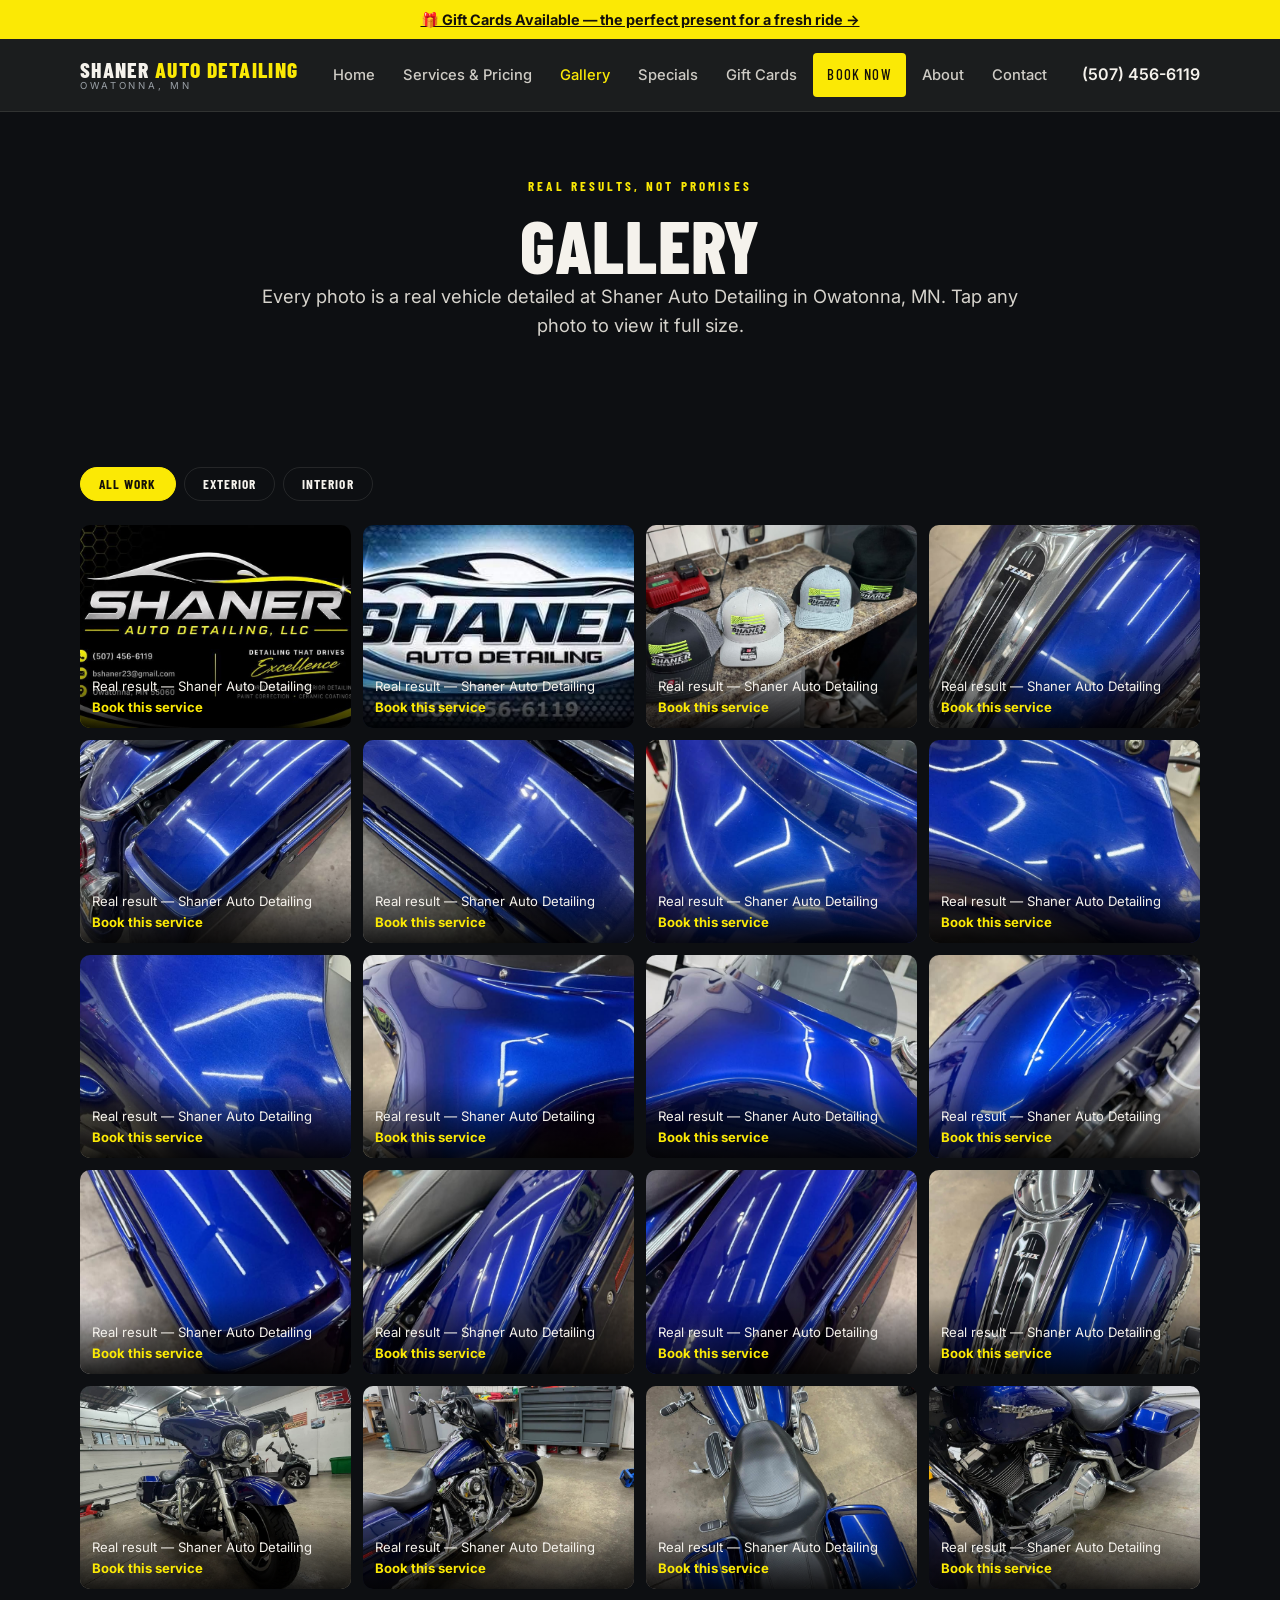
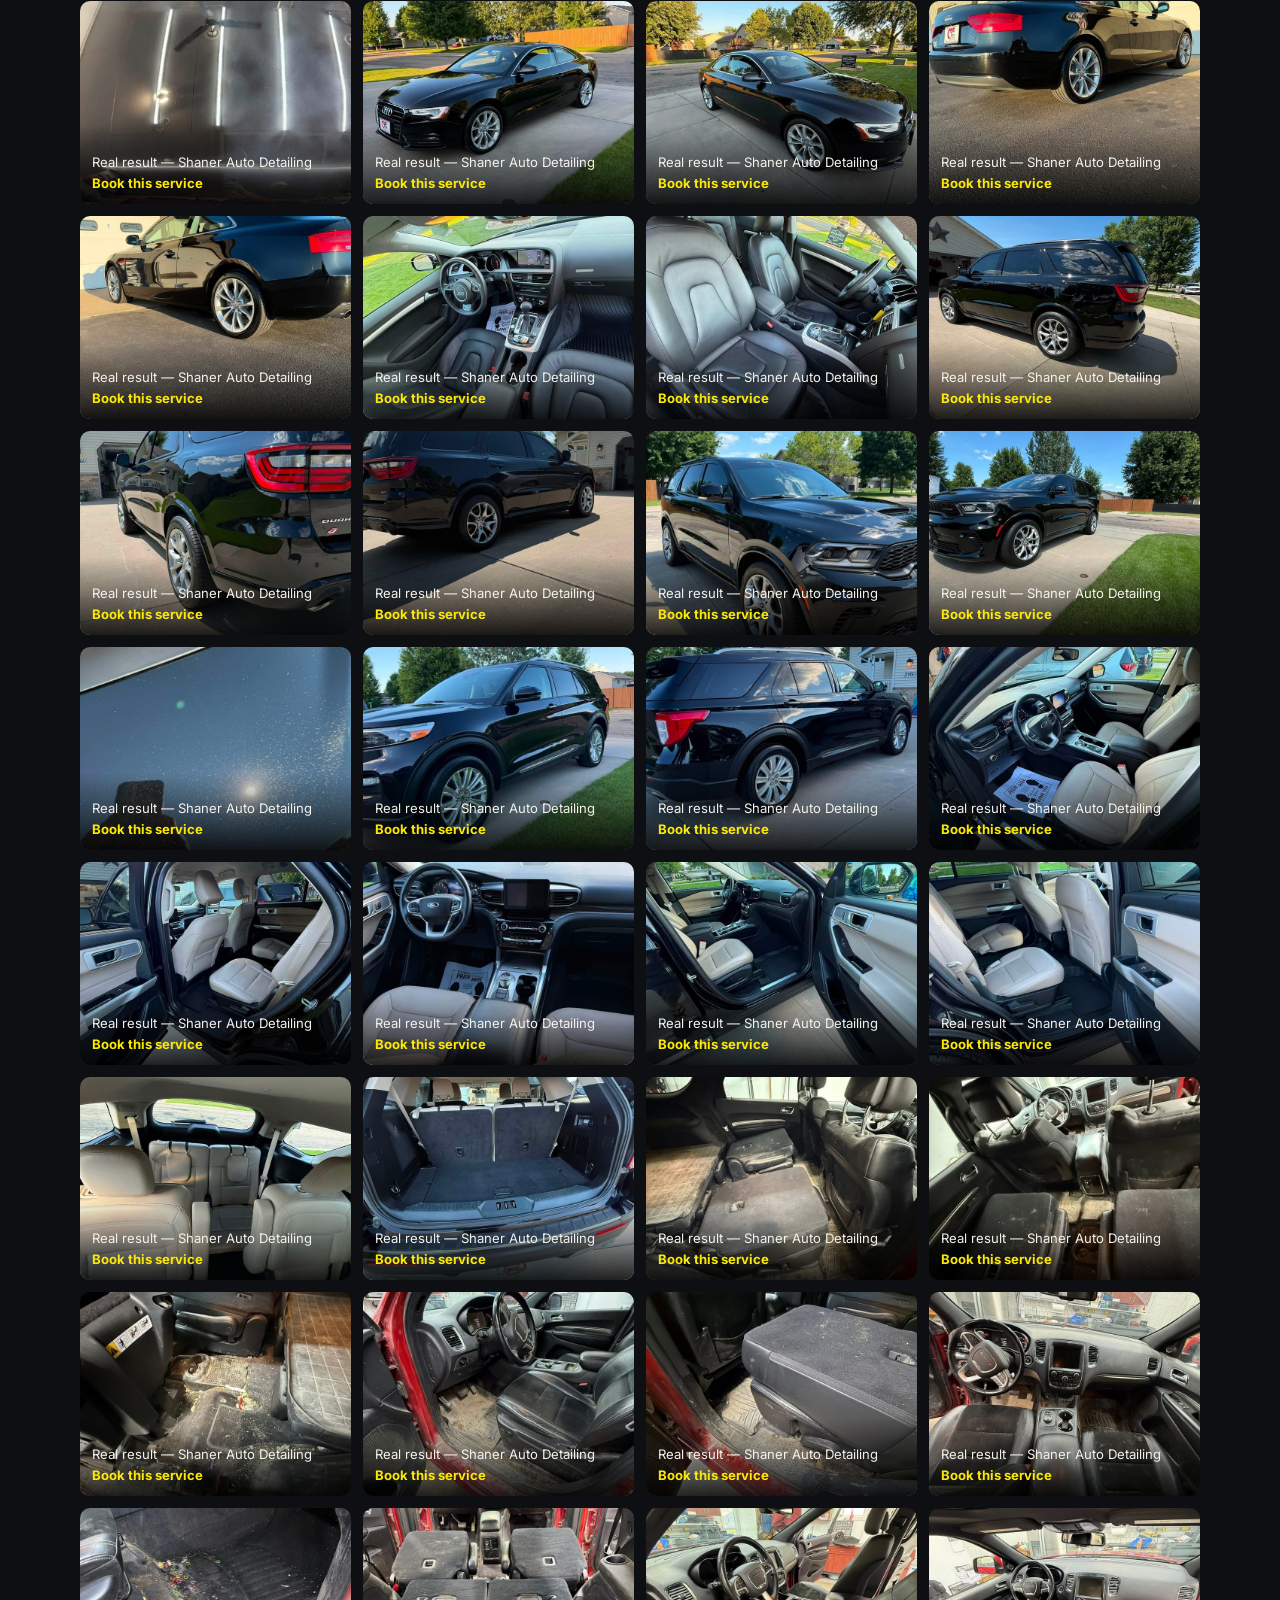
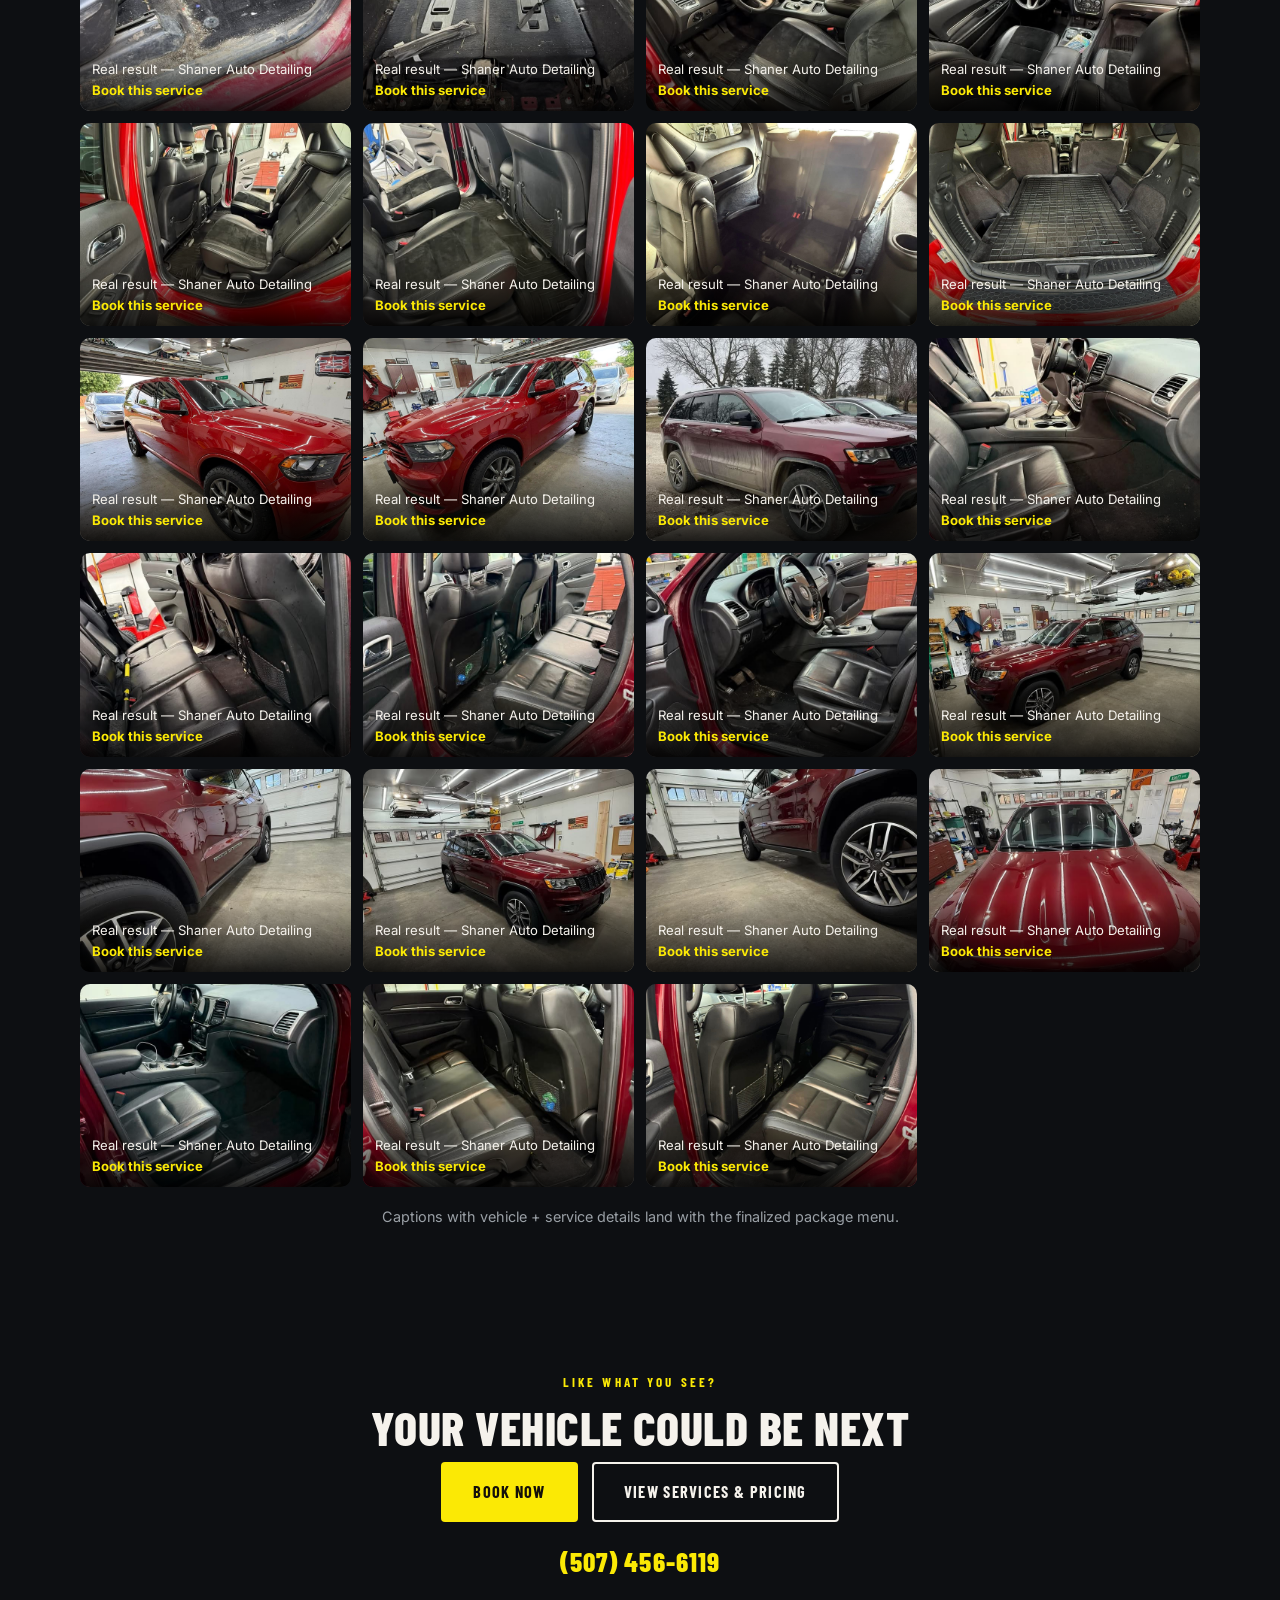
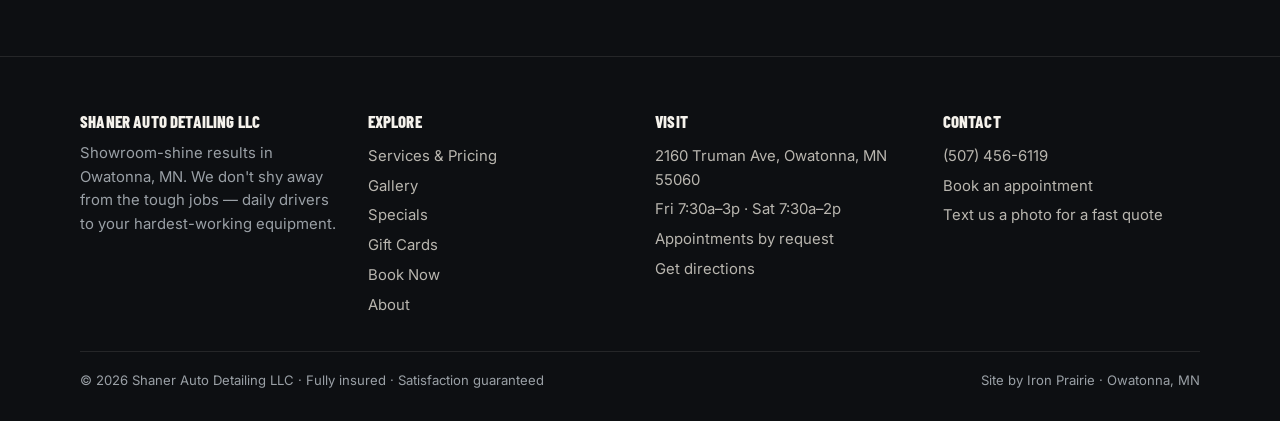
<file: gallery.html>
<!DOCTYPE html>
<html lang="en">
<head>
<meta charset="UTF-8">
<meta name="viewport" content="width=device-width, initial-scale=1.0">
<title>Auto Detailing Gallery — Real Results in Owatonna, MN | Shaner Auto Detailing</title>
<meta name="description" content="See real auto detailing results from Shaner Auto Detailing in Owatonna, MN — polished exteriors, deep interior details, corrections &amp; coatings.">
<link rel="canonical" href="https://davebunn1.github.io/shaner-auto-detailing-website/gallery.html">
<meta property="og:title" content="Auto Detailing Gallery — Real Results in Owatonna, MN | Shaner Auto Detailing">
<meta property="og:description" content="See real auto detailing results from Shaner Auto Detailing in Owatonna, MN — polished exteriors, deep interior details, corrections &amp; coatings.">
<meta property="og:type" content="website">
<meta property="og:url" content="https://davebunn1.github.io/shaner-auto-detailing-website/gallery.html">
<meta property="og:image" content="https://davebunn1.github.io/shaner-auto-detailing-website/images/IMG_6364.JPG">
<meta name="theme-color" content="#0D0F12">
<link rel="preconnect" href="https://fonts.googleapis.com">
<link rel="preconnect" href="https://fonts.gstatic.com" crossorigin>
<link href="https://fonts.googleapis.com/css2?family=Barlow+Condensed:wght@600;700;800&family=Inter:wght@400;500;600&display=swap" rel="stylesheet">
<link rel="stylesheet" href="css/styles.css">
<link rel="icon" href="data:image/svg+xml,<svg xmlns='http://www.w3.org/2000/svg' viewBox='0 0 100 100'><text y='.9em' font-size='90'>🚗</text></svg>">
<script type="application/ld+json">
{
  "@context": "https://schema.org",
  "@type": "AutoDetailing",
  "name": "Shaner Auto Detailing LLC",
  "description": "Premium auto detailing, paint correction and ceramic coating in Owatonna, Minnesota.",
  "telephone": "+15074566119",
  "address": { "@type": "PostalAddress", "streetAddress": "2160 Truman Ave", "addressLocality": "Owatonna", "addressRegion": "MN", "postalCode": "55060", "addressCountry": "US" },
  "openingHours": ["Fr 07:30-15:00", "Sa 07:30-14:00"],
  "aggregateRating": { "@type": "AggregateRating", "ratingValue": "5.0", "reviewCount": "4" },
  "sameAs": ["https://www.facebook.com/groups/483912313063211/"]
}
</script>

</head>
<body>
<div class="topbar">
  <a href="gift-cards.html">🎁 Gift Cards Available — the perfect present for a fresh ride →</a>
</div>
<header class="site">
  <div class="container nav-wrap">
    <a class="brand" href="index.html">SHANER <span>AUTO DETAILING</span><small>Owatonna, MN</small></a>
    <nav class="main" aria-label="Main">
      <a href="index.html">Home</a>
      <a href="services-pricing.html">Services &amp; Pricing</a>
      <a href="gallery.html" class="active">Gallery</a>
      <a href="specials.html">Specials</a>
      <a href="gift-cards.html">Gift Cards</a>
      <a href="book.html" class="btn btn--primary btn-book">Book Now</a>
      <a href="about.html">About</a>
      <a href="contact.html">Contact</a>
    </nav>
    <div class="header-cta">
      <a class="header-phone" href="tel:+15074566119">(507) 456-6119</a>
      <button class="nav-toggle" aria-label="Menu">☰</button>
    </div>
  </div>
</header>
<main>
  <section class="page-hero">
    <div class="container">
      <div class="eyebrow">Real results, not promises</div>
      <h1 style="color:var(--cream)">Gallery</h1>
      <p class="lead" style="color:#d6d3cc">Every photo is a real vehicle detailed at Shaner Auto Detailing in Owatonna, MN. Tap any photo to view it full size.</p>
    </div>
  </section>

  <section class="section--dark">
    <div class="container">
            <div class="gallery-tabs">
        <button class="gallery-tab active" data-filter="all">All work</button>
        <button class="gallery-tab" data-filter="exterior">Exterior</button>
        <button class="gallery-tab" data-filter="interior">Interior</button>
      </div>
      <div class="gallery gallery-grid">
        <figure class="proof-item gallery-item" data-cat="all">
          <img src="images/IMG_6308.JPG" alt="Real detailing result — Shaner Auto Detailing, Owatonna MN" data-full="images/IMG_6308.JPG" loading="lazy">
          <figcaption class="proof-cap">Real result — Shaner Auto Detailing<span><a href="book.html">Book this service</a></span></figcaption>
        </figure>
        <figure class="proof-item gallery-item" data-cat="all">
          <img src="images/IMG_6309.JPG" alt="Real detailing result — Shaner Auto Detailing, Owatonna MN" data-full="images/IMG_6309.JPG" loading="lazy">
          <figcaption class="proof-cap">Real result — Shaner Auto Detailing<span><a href="book.html">Book this service</a></span></figcaption>
        </figure>
        <figure class="proof-item gallery-item" data-cat="all">
          <img src="images/IMG_6310.JPG" alt="Real detailing result — Shaner Auto Detailing, Owatonna MN" data-full="images/IMG_6310.JPG" loading="lazy">
          <figcaption class="proof-cap">Real result — Shaner Auto Detailing<span><a href="book.html">Book this service</a></span></figcaption>
        </figure>
        <figure class="proof-item gallery-item" data-cat="exterior">
          <img src="images/IMG_6311.JPG" alt="Real detailing result — Shaner Auto Detailing, Owatonna MN" data-full="images/IMG_6311.JPG" loading="lazy">
          <figcaption class="proof-cap">Real result — Shaner Auto Detailing<span><a href="book.html">Book this service</a></span></figcaption>
        </figure>
        <figure class="proof-item gallery-item" data-cat="exterior">
          <img src="images/IMG_6312.JPG" alt="Real detailing result — Shaner Auto Detailing, Owatonna MN" data-full="images/IMG_6312.JPG" loading="lazy">
          <figcaption class="proof-cap">Real result — Shaner Auto Detailing<span><a href="book.html">Book this service</a></span></figcaption>
        </figure>
        <figure class="proof-item gallery-item" data-cat="exterior">
          <img src="images/IMG_6313.JPG" alt="Real detailing result — Shaner Auto Detailing, Owatonna MN" data-full="images/IMG_6313.JPG" loading="lazy">
          <figcaption class="proof-cap">Real result — Shaner Auto Detailing<span><a href="book.html">Book this service</a></span></figcaption>
        </figure>
        <figure class="proof-item gallery-item" data-cat="exterior">
          <img src="images/IMG_6314.JPG" alt="Real detailing result — Shaner Auto Detailing, Owatonna MN" data-full="images/IMG_6314.JPG" loading="lazy">
          <figcaption class="proof-cap">Real result — Shaner Auto Detailing<span><a href="book.html">Book this service</a></span></figcaption>
        </figure>
        <figure class="proof-item gallery-item" data-cat="exterior">
          <img src="images/IMG_6315.JPG" alt="Real detailing result — Shaner Auto Detailing, Owatonna MN" data-full="images/IMG_6315.JPG" loading="lazy">
          <figcaption class="proof-cap">Real result — Shaner Auto Detailing<span><a href="book.html">Book this service</a></span></figcaption>
        </figure>
        <figure class="proof-item gallery-item" data-cat="exterior">
          <img src="images/IMG_6316.JPG" alt="Real detailing result — Shaner Auto Detailing, Owatonna MN" data-full="images/IMG_6316.JPG" loading="lazy">
          <figcaption class="proof-cap">Real result — Shaner Auto Detailing<span><a href="book.html">Book this service</a></span></figcaption>
        </figure>
        <figure class="proof-item gallery-item" data-cat="exterior">
          <img src="images/IMG_6317.JPG" alt="Real detailing result — Shaner Auto Detailing, Owatonna MN" data-full="images/IMG_6317.JPG" loading="lazy">
          <figcaption class="proof-cap">Real result — Shaner Auto Detailing<span><a href="book.html">Book this service</a></span></figcaption>
        </figure>
        <figure class="proof-item gallery-item" data-cat="exterior">
          <img src="images/IMG_6318.JPG" alt="Real detailing result — Shaner Auto Detailing, Owatonna MN" data-full="images/IMG_6318.JPG" loading="lazy">
          <figcaption class="proof-cap">Real result — Shaner Auto Detailing<span><a href="book.html">Book this service</a></span></figcaption>
        </figure>
        <figure class="proof-item gallery-item" data-cat="exterior">
          <img src="images/IMG_6319.JPG" alt="Real detailing result — Shaner Auto Detailing, Owatonna MN" data-full="images/IMG_6319.JPG" loading="lazy">
          <figcaption class="proof-cap">Real result — Shaner Auto Detailing<span><a href="book.html">Book this service</a></span></figcaption>
        </figure>
        <figure class="proof-item gallery-item" data-cat="exterior">
          <img src="images/IMG_6320.JPG" alt="Real detailing result — Shaner Auto Detailing, Owatonna MN" data-full="images/IMG_6320.JPG" loading="lazy">
          <figcaption class="proof-cap">Real result — Shaner Auto Detailing<span><a href="book.html">Book this service</a></span></figcaption>
        </figure>
        <figure class="proof-item gallery-item" data-cat="exterior">
          <img src="images/IMG_6321.JPG" alt="Real detailing result — Shaner Auto Detailing, Owatonna MN" data-full="images/IMG_6321.JPG" loading="lazy">
          <figcaption class="proof-cap">Real result — Shaner Auto Detailing<span><a href="book.html">Book this service</a></span></figcaption>
        </figure>
        <figure class="proof-item gallery-item" data-cat="exterior">
          <img src="images/IMG_6322.JPG" alt="Real detailing result — Shaner Auto Detailing, Owatonna MN" data-full="images/IMG_6322.JPG" loading="lazy">
          <figcaption class="proof-cap">Real result — Shaner Auto Detailing<span><a href="book.html">Book this service</a></span></figcaption>
        </figure>
        <figure class="proof-item gallery-item" data-cat="exterior">
          <img src="images/IMG_6323.JPG" alt="Real detailing result — Shaner Auto Detailing, Owatonna MN" data-full="images/IMG_6323.JPG" loading="lazy">
          <figcaption class="proof-cap">Real result — Shaner Auto Detailing<span><a href="book.html">Book this service</a></span></figcaption>
        </figure>
        <figure class="proof-item gallery-item" data-cat="exterior">
          <img src="images/IMG_6324.JPG" alt="Real detailing result — Shaner Auto Detailing, Owatonna MN" data-full="images/IMG_6324.JPG" loading="lazy">
          <figcaption class="proof-cap">Real result — Shaner Auto Detailing<span><a href="book.html">Book this service</a></span></figcaption>
        </figure>
        <figure class="proof-item gallery-item" data-cat="exterior">
          <img src="images/IMG_6325.JPG" alt="Real detailing result — Shaner Auto Detailing, Owatonna MN" data-full="images/IMG_6325.JPG" loading="lazy">
          <figcaption class="proof-cap">Real result — Shaner Auto Detailing<span><a href="book.html">Book this service</a></span></figcaption>
        </figure>
        <figure class="proof-item gallery-item" data-cat="exterior">
          <img src="images/IMG_6326.JPG" alt="Real detailing result — Shaner Auto Detailing, Owatonna MN" data-full="images/IMG_6326.JPG" loading="lazy">
          <figcaption class="proof-cap">Real result — Shaner Auto Detailing<span><a href="book.html">Book this service</a></span></figcaption>
        </figure>
        <figure class="proof-item gallery-item" data-cat="exterior">
          <img src="images/IMG_6327.JPG" alt="Real detailing result — Shaner Auto Detailing, Owatonna MN" data-full="images/IMG_6327.JPG" loading="lazy">
          <figcaption class="proof-cap">Real result — Shaner Auto Detailing<span><a href="book.html">Book this service</a></span></figcaption>
        </figure>
        <figure class="proof-item gallery-item" data-cat="exterior">
          <img src="images/IMG_6328.JPG" alt="Real detailing result — Shaner Auto Detailing, Owatonna MN" data-full="images/IMG_6328.JPG" loading="lazy">
          <figcaption class="proof-cap">Real result — Shaner Auto Detailing<span><a href="book.html">Book this service</a></span></figcaption>
        </figure>
        <figure class="proof-item gallery-item" data-cat="exterior">
          <img src="images/IMG_6329.JPG" alt="Real detailing result — Shaner Auto Detailing, Owatonna MN" data-full="images/IMG_6329.JPG" loading="lazy">
          <figcaption class="proof-cap">Real result — Shaner Auto Detailing<span><a href="book.html">Book this service</a></span></figcaption>
        </figure>
        <figure class="proof-item gallery-item" data-cat="exterior">
          <img src="images/IMG_6330.JPG" alt="Real detailing result — Shaner Auto Detailing, Owatonna MN" data-full="images/IMG_6330.JPG" loading="lazy">
          <figcaption class="proof-cap">Real result — Shaner Auto Detailing<span><a href="book.html">Book this service</a></span></figcaption>
        </figure>
        <figure class="proof-item gallery-item" data-cat="exterior">
          <img src="images/IMG_6331.JPG" alt="Real detailing result — Shaner Auto Detailing, Owatonna MN" data-full="images/IMG_6331.JPG" loading="lazy">
          <figcaption class="proof-cap">Real result — Shaner Auto Detailing<span><a href="book.html">Book this service</a></span></figcaption>
        </figure>
        <figure class="proof-item gallery-item" data-cat="exterior">
          <img src="images/IMG_6332.JPG" alt="Real detailing result — Shaner Auto Detailing, Owatonna MN" data-full="images/IMG_6332.JPG" loading="lazy">
          <figcaption class="proof-cap">Real result — Shaner Auto Detailing<span><a href="book.html">Book this service</a></span></figcaption>
        </figure>
        <figure class="proof-item gallery-item" data-cat="interior">
          <img src="images/IMG_6333.JPG" alt="Real detailing result — Shaner Auto Detailing, Owatonna MN" data-full="images/IMG_6333.JPG" loading="lazy">
          <figcaption class="proof-cap">Real result — Shaner Auto Detailing<span><a href="book.html">Book this service</a></span></figcaption>
        </figure>
        <figure class="proof-item gallery-item" data-cat="interior">
          <img src="images/IMG_6334.JPG" alt="Real detailing result — Shaner Auto Detailing, Owatonna MN" data-full="images/IMG_6334.JPG" loading="lazy">
          <figcaption class="proof-cap">Real result — Shaner Auto Detailing<span><a href="book.html">Book this service</a></span></figcaption>
        </figure>
        <figure class="proof-item gallery-item" data-cat="exterior">
          <img src="images/IMG_6335.JPG" alt="Real detailing result — Shaner Auto Detailing, Owatonna MN" data-full="images/IMG_6335.JPG" loading="lazy">
          <figcaption class="proof-cap">Real result — Shaner Auto Detailing<span><a href="book.html">Book this service</a></span></figcaption>
        </figure>
        <figure class="proof-item gallery-item" data-cat="exterior">
          <img src="images/IMG_6336.JPG" alt="Real detailing result — Shaner Auto Detailing, Owatonna MN" data-full="images/IMG_6336.JPG" loading="lazy">
          <figcaption class="proof-cap">Real result — Shaner Auto Detailing<span><a href="book.html">Book this service</a></span></figcaption>
        </figure>
        <figure class="proof-item gallery-item" data-cat="exterior">
          <img src="images/IMG_6337.JPG" alt="Real detailing result — Shaner Auto Detailing, Owatonna MN" data-full="images/IMG_6337.JPG" loading="lazy">
          <figcaption class="proof-cap">Real result — Shaner Auto Detailing<span><a href="book.html">Book this service</a></span></figcaption>
        </figure>
        <figure class="proof-item gallery-item" data-cat="exterior">
          <img src="images/IMG_6338.JPG" alt="Real detailing result — Shaner Auto Detailing, Owatonna MN" data-full="images/IMG_6338.JPG" loading="lazy">
          <figcaption class="proof-cap">Real result — Shaner Auto Detailing<span><a href="book.html">Book this service</a></span></figcaption>
        </figure>
        <figure class="proof-item gallery-item" data-cat="exterior">
          <img src="images/IMG_6339.JPG" alt="Real detailing result — Shaner Auto Detailing, Owatonna MN" data-full="images/IMG_6339.JPG" loading="lazy">
          <figcaption class="proof-cap">Real result — Shaner Auto Detailing<span><a href="book.html">Book this service</a></span></figcaption>
        </figure>
        <figure class="proof-item gallery-item" data-cat="all">
          <img src="images/IMG_6340.JPG" alt="Real detailing result — Shaner Auto Detailing, Owatonna MN" data-full="images/IMG_6340.JPG" loading="lazy">
          <figcaption class="proof-cap">Real result — Shaner Auto Detailing<span><a href="book.html">Book this service</a></span></figcaption>
        </figure>
        <figure class="proof-item gallery-item" data-cat="exterior">
          <img src="images/IMG_6341.JPG" alt="Real detailing result — Shaner Auto Detailing, Owatonna MN" data-full="images/IMG_6341.JPG" loading="lazy">
          <figcaption class="proof-cap">Real result — Shaner Auto Detailing<span><a href="book.html">Book this service</a></span></figcaption>
        </figure>
        <figure class="proof-item gallery-item" data-cat="exterior">
          <img src="images/IMG_6342.JPG" alt="Real detailing result — Shaner Auto Detailing, Owatonna MN" data-full="images/IMG_6342.JPG" loading="lazy">
          <figcaption class="proof-cap">Real result — Shaner Auto Detailing<span><a href="book.html">Book this service</a></span></figcaption>
        </figure>
        <figure class="proof-item gallery-item" data-cat="interior">
          <img src="images/IMG_6343.JPG" alt="Real detailing result — Shaner Auto Detailing, Owatonna MN" data-full="images/IMG_6343.JPG" loading="lazy">
          <figcaption class="proof-cap">Real result — Shaner Auto Detailing<span><a href="book.html">Book this service</a></span></figcaption>
        </figure>
        <figure class="proof-item gallery-item" data-cat="exterior">
          <img src="images/IMG_6344.JPG" alt="Real detailing result — Shaner Auto Detailing, Owatonna MN" data-full="images/IMG_6344.JPG" loading="lazy">
          <figcaption class="proof-cap">Real result — Shaner Auto Detailing<span><a href="book.html">Book this service</a></span></figcaption>
        </figure>
        <figure class="proof-item gallery-item" data-cat="all">
          <img src="images/IMG_6345.JPG" alt="Real detailing result — Shaner Auto Detailing, Owatonna MN" data-full="images/IMG_6345.JPG" loading="lazy">
          <figcaption class="proof-cap">Real result — Shaner Auto Detailing<span><a href="book.html">Book this service</a></span></figcaption>
        </figure>
        <figure class="proof-item gallery-item" data-cat="exterior">
          <img src="images/IMG_6346.JPG" alt="Real detailing result — Shaner Auto Detailing, Owatonna MN" data-full="images/IMG_6346.JPG" loading="lazy">
          <figcaption class="proof-cap">Real result — Shaner Auto Detailing<span><a href="book.html">Book this service</a></span></figcaption>
        </figure>
        <figure class="proof-item gallery-item" data-cat="all">
          <img src="images/IMG_6347.JPG" alt="Real detailing result — Shaner Auto Detailing, Owatonna MN" data-full="images/IMG_6347.JPG" loading="lazy">
          <figcaption class="proof-cap">Real result — Shaner Auto Detailing<span><a href="book.html">Book this service</a></span></figcaption>
        </figure>
        <figure class="proof-item gallery-item" data-cat="exterior">
          <img src="images/IMG_6348.JPG" alt="Real detailing result — Shaner Auto Detailing, Owatonna MN" data-full="images/IMG_6348.JPG" loading="lazy">
          <figcaption class="proof-cap">Real result — Shaner Auto Detailing<span><a href="book.html">Book this service</a></span></figcaption>
        </figure>
        <figure class="proof-item gallery-item" data-cat="exterior">
          <img src="images/IMG_6349.JPG" alt="Real detailing result — Shaner Auto Detailing, Owatonna MN" data-full="images/IMG_6349.JPG" loading="lazy">
          <figcaption class="proof-cap">Real result — Shaner Auto Detailing<span><a href="book.html">Book this service</a></span></figcaption>
        </figure>
        <figure class="proof-item gallery-item" data-cat="interior">
          <img src="images/IMG_6350.JPG" alt="Real detailing result — Shaner Auto Detailing, Owatonna MN" data-full="images/IMG_6350.JPG" loading="lazy">
          <figcaption class="proof-cap">Real result — Shaner Auto Detailing<span><a href="book.html">Book this service</a></span></figcaption>
        </figure>
        <figure class="proof-item gallery-item" data-cat="interior">
          <img src="images/IMG_6351.JPG" alt="Real detailing result — Shaner Auto Detailing, Owatonna MN" data-full="images/IMG_6351.JPG" loading="lazy">
          <figcaption class="proof-cap">Real result — Shaner Auto Detailing<span><a href="book.html">Book this service</a></span></figcaption>
        </figure>
        <figure class="proof-item gallery-item" data-cat="interior">
          <img src="images/IMG_6352.JPG" alt="Real detailing result — Shaner Auto Detailing, Owatonna MN" data-full="images/IMG_6352.JPG" loading="lazy">
          <figcaption class="proof-cap">Real result — Shaner Auto Detailing<span><a href="book.html">Book this service</a></span></figcaption>
        </figure>
        <figure class="proof-item gallery-item" data-cat="exterior">
          <img src="images/IMG_6353.JPG" alt="Real detailing result — Shaner Auto Detailing, Owatonna MN" data-full="images/IMG_6353.JPG" loading="lazy">
          <figcaption class="proof-cap">Real result — Shaner Auto Detailing<span><a href="book.html">Book this service</a></span></figcaption>
        </figure>
        <figure class="proof-item gallery-item" data-cat="interior">
          <img src="images/IMG_6354.JPG" alt="Real detailing result — Shaner Auto Detailing, Owatonna MN" data-full="images/IMG_6354.JPG" loading="lazy">
          <figcaption class="proof-cap">Real result — Shaner Auto Detailing<span><a href="book.html">Book this service</a></span></figcaption>
        </figure>
        <figure class="proof-item gallery-item" data-cat="all">
          <img src="images/IMG_6355.JPG" alt="Real detailing result — Shaner Auto Detailing, Owatonna MN" data-full="images/IMG_6355.JPG" loading="lazy">
          <figcaption class="proof-cap">Real result — Shaner Auto Detailing<span><a href="book.html">Book this service</a></span></figcaption>
        </figure>
        <figure class="proof-item gallery-item" data-cat="interior">
          <img src="images/IMG_6356.JPG" alt="Real detailing result — Shaner Auto Detailing, Owatonna MN" data-full="images/IMG_6356.JPG" loading="lazy">
          <figcaption class="proof-cap">Real result — Shaner Auto Detailing<span><a href="book.html">Book this service</a></span></figcaption>
        </figure>
        <figure class="proof-item gallery-item" data-cat="interior">
          <img src="images/IMG_6357.JPG" alt="Real detailing result — Shaner Auto Detailing, Owatonna MN" data-full="images/IMG_6357.JPG" loading="lazy">
          <figcaption class="proof-cap">Real result — Shaner Auto Detailing<span><a href="book.html">Book this service</a></span></figcaption>
        </figure>
        <figure class="proof-item gallery-item" data-cat="all">
          <img src="images/IMG_6358.JPG" alt="Real detailing result — Shaner Auto Detailing, Owatonna MN" data-full="images/IMG_6358.JPG" loading="lazy">
          <figcaption class="proof-cap">Real result — Shaner Auto Detailing<span><a href="book.html">Book this service</a></span></figcaption>
        </figure>
        <figure class="proof-item gallery-item" data-cat="all">
          <img src="images/IMG_6359.JPG" alt="Real detailing result — Shaner Auto Detailing, Owatonna MN" data-full="images/IMG_6359.JPG" loading="lazy">
          <figcaption class="proof-cap">Real result — Shaner Auto Detailing<span><a href="book.html">Book this service</a></span></figcaption>
        </figure>
        <figure class="proof-item gallery-item" data-cat="all">
          <img src="images/IMG_6360.JPG" alt="Real detailing result — Shaner Auto Detailing, Owatonna MN" data-full="images/IMG_6360.JPG" loading="lazy">
          <figcaption class="proof-cap">Real result — Shaner Auto Detailing<span><a href="book.html">Book this service</a></span></figcaption>
        </figure>
        <figure class="proof-item gallery-item" data-cat="interior">
          <img src="images/IMG_6361.JPG" alt="Real detailing result — Shaner Auto Detailing, Owatonna MN" data-full="images/IMG_6361.JPG" loading="lazy">
          <figcaption class="proof-cap">Real result — Shaner Auto Detailing<span><a href="book.html">Book this service</a></span></figcaption>
        </figure>
        <figure class="proof-item gallery-item" data-cat="exterior">
          <img src="images/IMG_6362.JPG" alt="Real detailing result — Shaner Auto Detailing, Owatonna MN" data-full="images/IMG_6362.JPG" loading="lazy">
          <figcaption class="proof-cap">Real result — Shaner Auto Detailing<span><a href="book.html">Book this service</a></span></figcaption>
        </figure>
        <figure class="proof-item gallery-item" data-cat="exterior">
          <img src="images/IMG_6363.JPG" alt="Real detailing result — Shaner Auto Detailing, Owatonna MN" data-full="images/IMG_6363.JPG" loading="lazy">
          <figcaption class="proof-cap">Real result — Shaner Auto Detailing<span><a href="book.html">Book this service</a></span></figcaption>
        </figure>
        <figure class="proof-item gallery-item" data-cat="all">
          <img src="images/IMG_6364.JPG" alt="Real detailing result — Shaner Auto Detailing, Owatonna MN" data-full="images/IMG_6364.JPG" loading="lazy">
          <figcaption class="proof-cap">Real result — Shaner Auto Detailing<span><a href="book.html">Book this service</a></span></figcaption>
        </figure>
        <figure class="proof-item gallery-item" data-cat="exterior">
          <img src="images/IMG_6365.JPG" alt="Real detailing result — Shaner Auto Detailing, Owatonna MN" data-full="images/IMG_6365.JPG" loading="lazy">
          <figcaption class="proof-cap">Real result — Shaner Auto Detailing<span><a href="book.html">Book this service</a></span></figcaption>
        </figure>
        <figure class="proof-item gallery-item" data-cat="exterior">
          <img src="images/IMG_6366.JPG" alt="Real detailing result — Shaner Auto Detailing, Owatonna MN" data-full="images/IMG_6366.JPG" loading="lazy">
          <figcaption class="proof-cap">Real result — Shaner Auto Detailing<span><a href="book.html">Book this service</a></span></figcaption>
        </figure>
        <figure class="proof-item gallery-item" data-cat="all">
          <img src="images/IMG_6367.JPG" alt="Real detailing result — Shaner Auto Detailing, Owatonna MN" data-full="images/IMG_6367.JPG" loading="lazy">
          <figcaption class="proof-cap">Real result — Shaner Auto Detailing<span><a href="book.html">Book this service</a></span></figcaption>
        </figure>
        <figure class="proof-item gallery-item" data-cat="all">
          <img src="images/IMG_6368.JPG" alt="Real detailing result — Shaner Auto Detailing, Owatonna MN" data-full="images/IMG_6368.JPG" loading="lazy">
          <figcaption class="proof-cap">Real result — Shaner Auto Detailing<span><a href="book.html">Book this service</a></span></figcaption>
        </figure>
        <figure class="proof-item gallery-item" data-cat="exterior">
          <img src="images/IMG_6369.JPG" alt="Real detailing result — Shaner Auto Detailing, Owatonna MN" data-full="images/IMG_6369.JPG" loading="lazy">
          <figcaption class="proof-cap">Real result — Shaner Auto Detailing<span><a href="book.html">Book this service</a></span></figcaption>
        </figure>
        <figure class="proof-item gallery-item" data-cat="exterior">
          <img src="images/IMG_6370.JPG" alt="Real detailing result — Shaner Auto Detailing, Owatonna MN" data-full="images/IMG_6370.JPG" loading="lazy">
          <figcaption class="proof-cap">Real result — Shaner Auto Detailing<span><a href="book.html">Book this service</a></span></figcaption>
        </figure>
        <figure class="proof-item gallery-item" data-cat="all">
          <img src="images/IMG_6371.JPG" alt="Real detailing result — Shaner Auto Detailing, Owatonna MN" data-full="images/IMG_6371.JPG" loading="lazy">
          <figcaption class="proof-cap">Real result — Shaner Auto Detailing<span><a href="book.html">Book this service</a></span></figcaption>
        </figure>
        <figure class="proof-item gallery-item" data-cat="exterior">
          <img src="images/IMG_6372.JPG" alt="Real detailing result — Shaner Auto Detailing, Owatonna MN" data-full="images/IMG_6372.JPG" loading="lazy">
          <figcaption class="proof-cap">Real result — Shaner Auto Detailing<span><a href="book.html">Book this service</a></span></figcaption>
        </figure>
        <figure class="proof-item gallery-item" data-cat="exterior">
          <img src="images/IMG_6373.JPG" alt="Real detailing result — Shaner Auto Detailing, Owatonna MN" data-full="images/IMG_6373.JPG" loading="lazy">
          <figcaption class="proof-cap">Real result — Shaner Auto Detailing<span><a href="book.html">Book this service</a></span></figcaption>
        </figure>
        <figure class="proof-item gallery-item" data-cat="exterior">
          <img src="images/IMG_6374.JPG" alt="Real detailing result — Shaner Auto Detailing, Owatonna MN" data-full="images/IMG_6374.JPG" loading="lazy">
          <figcaption class="proof-cap">Real result — Shaner Auto Detailing<span><a href="book.html">Book this service</a></span></figcaption>
        </figure>
        <figure class="proof-item gallery-item" data-cat="exterior">
          <img src="images/IMG_6375.JPG" alt="Real detailing result — Shaner Auto Detailing, Owatonna MN" data-full="images/IMG_6375.JPG" loading="lazy">
          <figcaption class="proof-cap">Real result — Shaner Auto Detailing<span><a href="book.html">Book this service</a></span></figcaption>
        </figure>
        <figure class="proof-item gallery-item" data-cat="all">
          <img src="images/IMG_6376.JPG" alt="Real detailing result — Shaner Auto Detailing, Owatonna MN" data-full="images/IMG_6376.JPG" loading="lazy">
          <figcaption class="proof-cap">Real result — Shaner Auto Detailing<span><a href="book.html">Book this service</a></span></figcaption>
        </figure>
        <figure class="proof-item gallery-item" data-cat="exterior">
          <img src="images/IMG_6377.JPG" alt="Real detailing result — Shaner Auto Detailing, Owatonna MN" data-full="images/IMG_6377.JPG" loading="lazy">
          <figcaption class="proof-cap">Real result — Shaner Auto Detailing<span><a href="book.html">Book this service</a></span></figcaption>
        </figure>
        <figure class="proof-item gallery-item" data-cat="interior">
          <img src="images/IMG_6378.JPG" alt="Real detailing result — Shaner Auto Detailing, Owatonna MN" data-full="images/IMG_6378.JPG" loading="lazy">
          <figcaption class="proof-cap">Real result — Shaner Auto Detailing<span><a href="book.html">Book this service</a></span></figcaption>
        </figure>
      </div>
      <p style="text-align:center;color:var(--muted);font-size:.9rem;margin-top:18px">Captions with vehicle + service details land with the finalized package menu.</p>
    </div>
  </section>

  <section class="section--dark cta-band">
    <div class="container">
      <div class="eyebrow">Like what you see?</div>
      <h2 style="color:var(--cream)">Your vehicle could be next</h2>
      <div class="cta-actions">
        <a class="btn btn--primary" href="book.html">Book Now</a>
        <a class="btn btn--ghost" href="services-pricing.html">View Services &amp; Pricing</a>
      </div>
      <a class="cta-phone-big" href="tel:+15074566119">(507) 456-6119</a>
    </div>
  </section>
</main>
<footer class="site">
  <div class="container">
    <div class="footer-grid">
      <div>
        <h4>Shaner Auto Detailing LLC</h4>
        <p style="color:var(--muted);font-size:.93rem">Showroom-shine results in Owatonna, MN. We don't shy away from the tough jobs — daily drivers to your hardest-working equipment.</p>
      </div>
      <div>
        <h4>Explore</h4>
        <ul>
          <li><a href="services-pricing.html">Services &amp; Pricing</a></li>
          <li><a href="gallery.html">Gallery</a></li>
          <li><a href="specials.html">Specials</a></li>
          <li><a href="gift-cards.html">Gift Cards</a></li>
          <li><a href="book.html">Book Now</a></li>
          <li><a href="about.html">About</a></li>
        </ul>
      </div>
      <div>
        <h4>Visit</h4>
        <ul>
          <li>2160 Truman Ave, Owatonna, MN 55060</li>
          <li>Fri 7:30a–3p · Sat 7:30a–2p</li>
          <li>Appointments by request</li>
          <li><a href="contact.html">Get directions</a></li>
        </ul>
      </div>
      <div>
        <h4>Contact</h4>
        <ul>
          <li><a href="tel:+15074566119">(507) 456-6119</a></li>
          <li><a href="book.html">Book an appointment</a></li>
          <li><a href="contact.html">Text us a photo for a fast quote</a></li>
        </ul>
      </div>
    </div>
    <div class="footer-bottom">
      <span>© 2026 Shaner Auto Detailing LLC · Fully insured · Satisfaction guaranteed</span>
      <span>Site by Iron Prairie · Owatonna, MN</span>
    </div>
  </div>
</footer>
<div class="mobile-bar">
  <a class="mb-book" href="book.html">Book Now</a>
  <a class="mb-call" href="tel:+15074566119">Call (507) 456-6119</a>
</div>
<script src="js/scripts.js"></script>
</body>
</html>
</file>
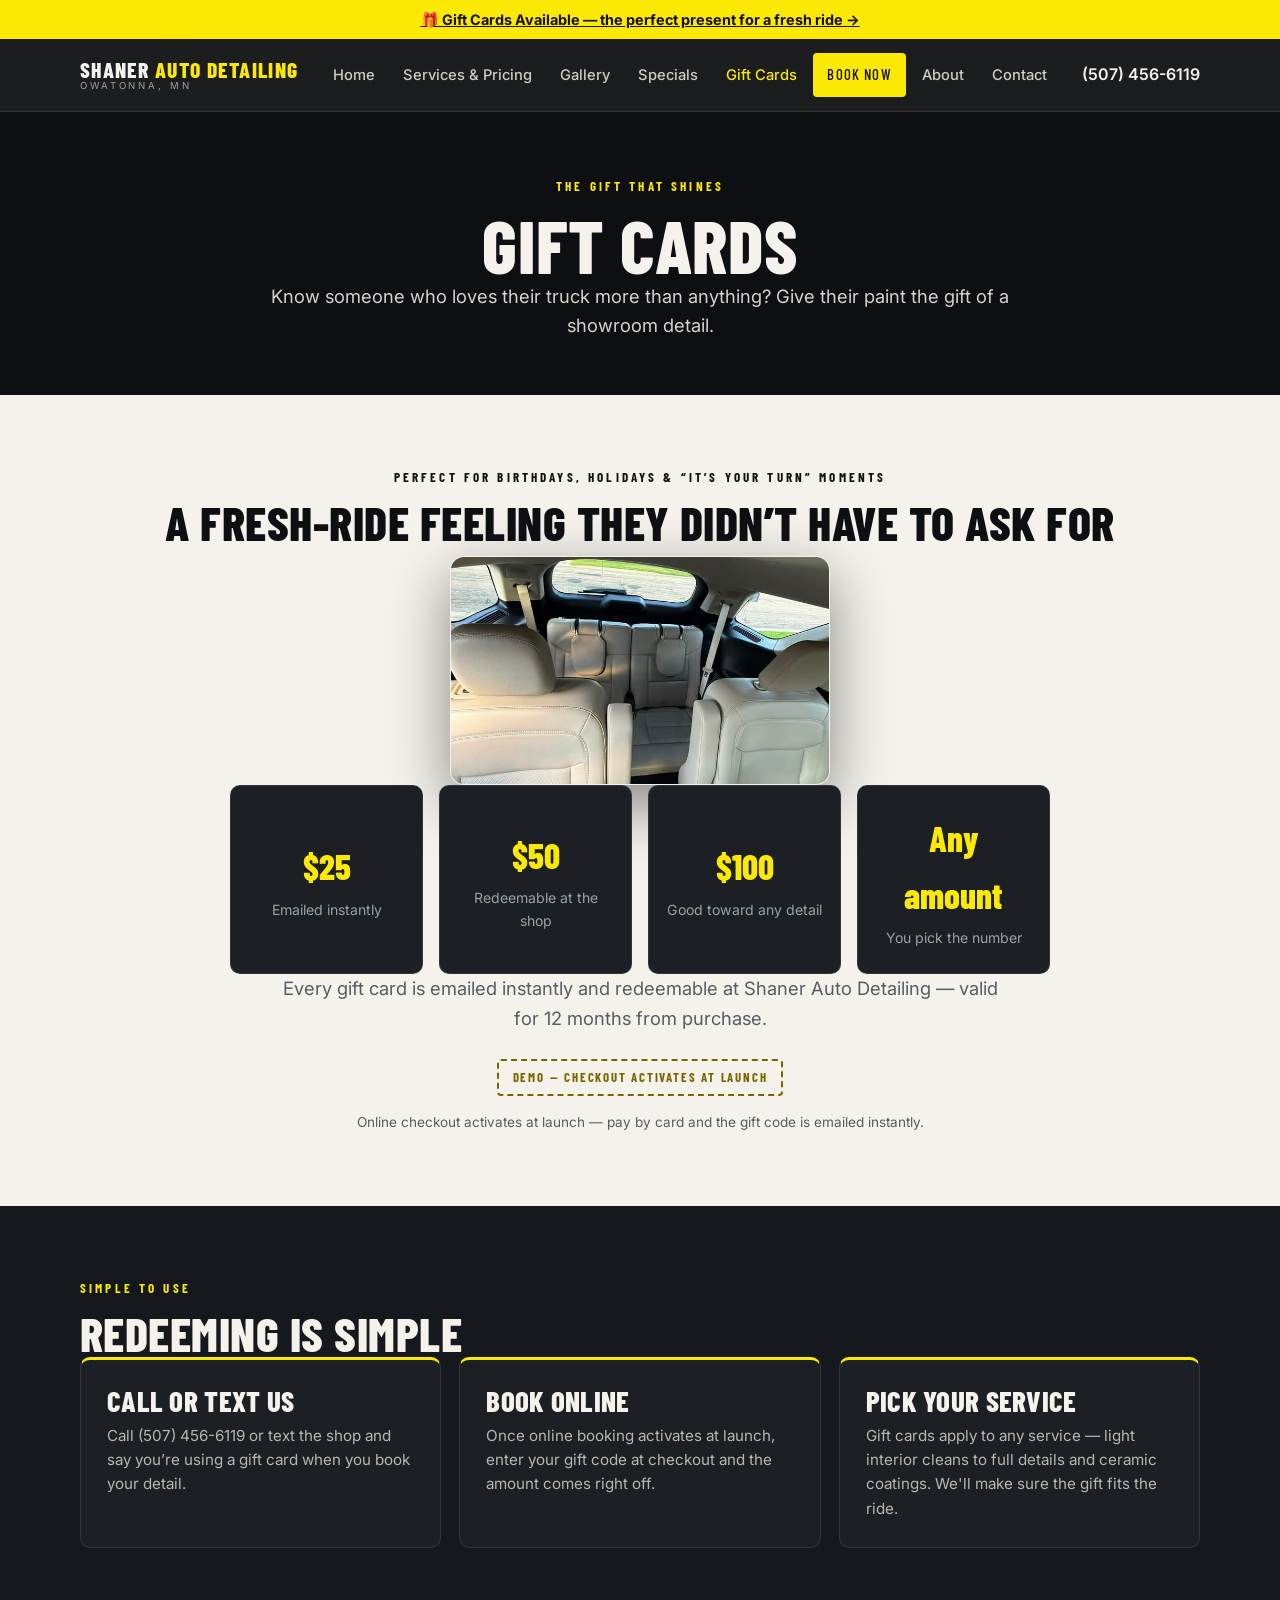
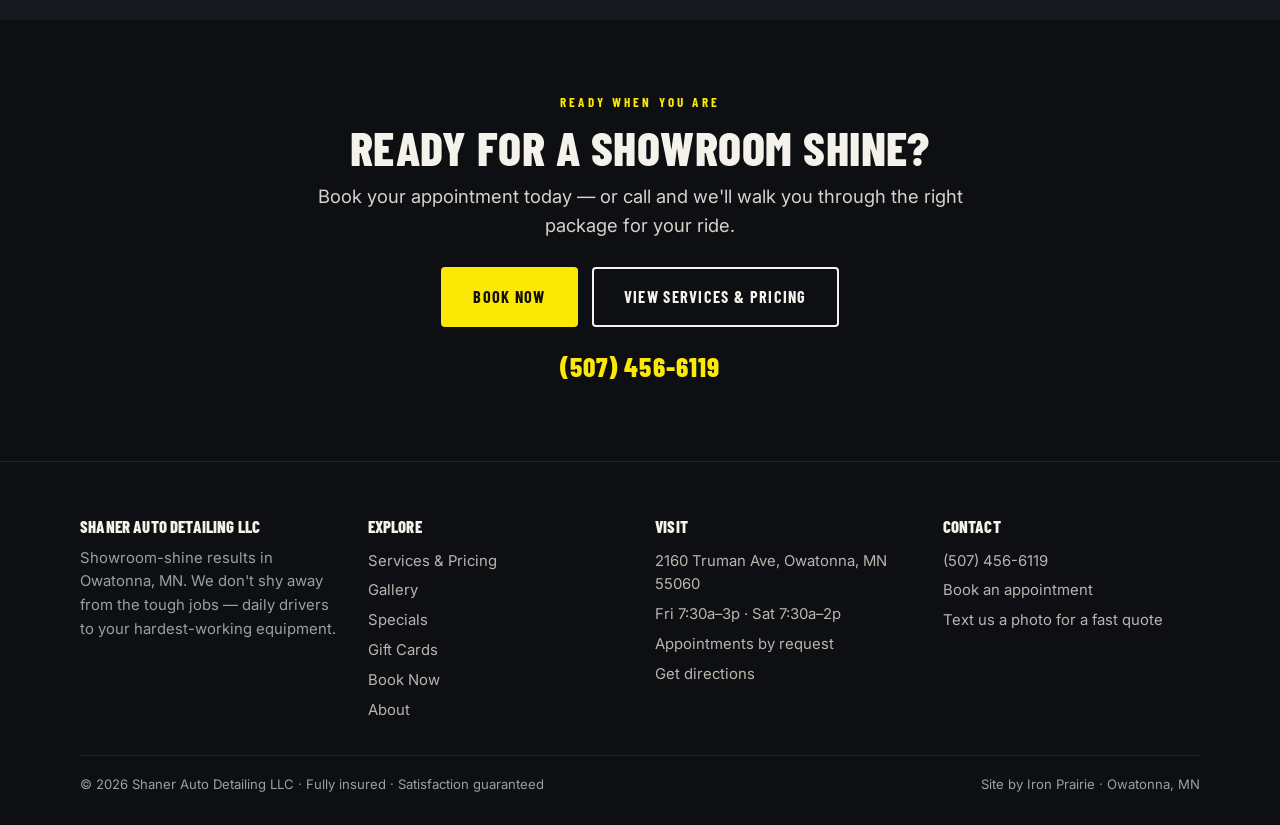
<file: gift-cards.html>
<!DOCTYPE html>
<html lang="en">
<head>
<meta charset="UTF-8">
<meta name="viewport" content="width=device-width, initial-scale=1.0">
<title>Gift Cards | Shaner Auto Detailing LLC — Owatonna, MN</title>
<meta name="description" content="Shaner Auto Detailing gift cards — give the gift of a showroom detail. Auto detailing gift certificates for Owatonna, MN, emailed instantly.">
<link rel="canonical" href="https://davebunn1.github.io/shaner-auto-detailing-website/gift-cards.html">
<meta property="og:title" content="Gift Cards | Shaner Auto Detailing LLC — Owatonna, MN">
<meta property="og:description" content="Shaner Auto Detailing gift cards — give the gift of a showroom detail, emailed instantly.">
<meta property="og:type" content="website">
<meta property="og:url" content="https://davebunn1.github.io/shaner-auto-detailing-website/gift-cards.html">
<meta property="og:image" content="https://davebunn1.github.io/shaner-auto-detailing-website/images/LOGO.jpg">
<link rel="preconnect" href="https://fonts.googleapis.com">
<link rel="preconnect" href="https://fonts.gstatic.com" crossorigin>
<link href="https://fonts.googleapis.com/css2?family=Barlow+Condensed:wght@600;700;800&family=Inter:wght@400;500;600&display=swap" rel="stylesheet">
<link rel="stylesheet" href="css/styles.css">
<link rel="icon" href="data:image/svg+xml,<svg xmlns='http://www.w3.org/2000/svg' viewBox='0 0 100 100'><text y='.9em' font-size='90'>🚗</text></svg>">
</head>
<body>
<div class="topbar">
  <a href="gift-cards.html">🎁 Gift Cards Available — the perfect present for a fresh ride →</a>
</div>
<header class="site">
  <div class="container nav-wrap">
    <a class="brand" href="index.html">SHANER <span>AUTO DETAILING</span><small>Owatonna, MN</small></a>
    <nav class="main" aria-label="Main">
      <a href="index.html">Home</a>
      <a href="services-pricing.html">Services &amp; Pricing</a>
      <a href="gallery.html">Gallery</a>
      <a href="specials.html">Specials</a>
      <a href="gift-cards.html" class="active">Gift Cards</a>
      <a href="book.html" class="btn btn--primary btn-book">Book Now</a>
      <a href="about.html">About</a>
      <a href="contact.html">Contact</a>
    </nav>
    <div class="header-cta">
      <a class="header-phone" href="tel:+15074566119">(507) 456-6119</a>
      <button class="nav-toggle" aria-label="Menu">☰</button>
    </div>
  </div>
</header>
<main>
<section class="page-hero">
  <div class="container">
    <div class="eyebrow">The gift that shines</div>
    <h1>Gift Cards</h1>
    <p class="lead">Know someone who loves their truck more than anything? Give their paint the gift of a showroom detail.</p>
  </div>
</section>

<section class="cta-band section--light">
  <div class="container">
    <div class="eyebrow">Perfect for birthdays, holidays &amp; “it’s your turn” moments</div>
    <h2>A fresh-ride feeling they didn’t have to ask for</h2>
    <figure class="giftcard-visual">
      <img src="images/IMG_6348.JPG" alt="Real showroom-shine result — Shaner Auto Detailing, Owatonna MN" loading="lazy">
    </figure>
    <div class="gift-denoms">
      <button type="button" class="gift-denom" data-demo="gift" data-amount="$25"><b>$25</b><span>Emailed instantly</span></button>
      <button type="button" class="gift-denom" data-demo="gift" data-amount="$50"><b>$50</b><span>Redeemable at the shop</span></button>
      <button type="button" class="gift-denom" data-demo="gift" data-amount="$100"><b>$100</b><span>Good toward any detail</span></button>
      <button type="button" class="gift-denom" data-demo="gift" data-amount="Any amount"><b>Any amount</b><span>You pick the number</span></button>
    </div>
    <p class="lead muted">Every gift card is emailed instantly and redeemable at Shaner Auto Detailing — valid for 12 months from purchase.</p>
    <p><span class="demo-badge">DEMO — checkout activates at launch</span></p>
    <p class="modal-note">Online checkout activates at launch — pay by card and the gift code is emailed instantly.</p>
  </div>
</section>

<section class="section--graphite">
  <div class="container">
    <div class="eyebrow">Simple to use</div>
    <h2>Redeeming is simple</h2>
    <div class="pillars">
      <div class="pillar">
        <h3>Call or text us</h3>
        <p>Call (507) 456-6119 or text the shop and say you’re using a gift card when you book your detail.</p>
      </div>
      <div class="pillar">
        <h3>Book online</h3>
        <p>Once online booking activates at launch, enter your gift code at checkout and the amount comes right off.</p>
      </div>
      <div class="pillar">
        <h3>Pick your service</h3>
        <p>Gift cards apply to any service — light interior cleans to full details and ceramic coatings. We'll make sure the gift fits the ride.</p>
      </div>
    </div>
  </div>
</section>
<section class="section--dark cta-band">
  <div class="container">
    <div class="eyebrow">Ready when you are</div>
    <h2>Ready for a showroom shine?</h2>
    <p class="lead">Book your appointment today — or call and we'll walk you through the right package for your ride.</p>
    <div class="cta-actions">
      <a class="btn btn--primary" href="book.html">Book Now</a>
      <a class="btn btn--ghost" href="services-pricing.html">View Services &amp; Pricing</a>
    </div>
    <a class="cta-phone-big" href="tel:+15074566119">(507) 456-6119</a>
  </div>
</section>
</main>
<footer class="site">
  <div class="container">
    <div class="footer-grid">
      <div>
        <h4>Shaner Auto Detailing LLC</h4>
        <p style="color:var(--muted);font-size:.93rem">Showroom-shine results in Owatonna, MN. We don't shy away from the tough jobs — daily drivers to your hardest-working equipment.</p>
      </div>
      <div>
        <h4>Explore</h4>
        <ul>
          <li><a href="services-pricing.html">Services &amp; Pricing</a></li>
          <li><a href="gallery.html">Gallery</a></li>
          <li><a href="specials.html">Specials</a></li>
          <li><a href="gift-cards.html">Gift Cards</a></li>
          <li><a href="book.html">Book Now</a></li>
          <li><a href="about.html">About</a></li>
        </ul>
      </div>
      <div>
        <h4>Visit</h4>
        <ul>
          <li>2160 Truman Ave, Owatonna, MN 55060</li>
          <li>Fri 7:30a–3p · Sat 7:30a–2p</li>
          <li>Appointments by request</li>
          <li><a href="contact.html">Get directions</a></li>
        </ul>
      </div>
      <div>
        <h4>Contact</h4>
        <ul>
          <li><a href="tel:+15074566119">(507) 456-6119</a></li>
          <li><a href="book.html">Book an appointment</a></li>
          <li><a href="contact.html">Text us a photo for a fast quote</a></li>
        </ul>
      </div>
    </div>
    <div class="footer-bottom">
      <span>© 2026 Shaner Auto Detailing LLC · Fully insured · Satisfaction guaranteed</span>
      <span>Site by Iron Prairie · Owatonna, MN</span>
    </div>
  </div>
</footer>
<div class="mobile-bar">
  <a class="mb-book" href="book.html">Book Now</a>
  <a class="mb-call" href="tel:+15074566119">Call (507) 456-6119</a>
</div>
<script src="js/scripts.js"></script>
</body>
</html>
</file>
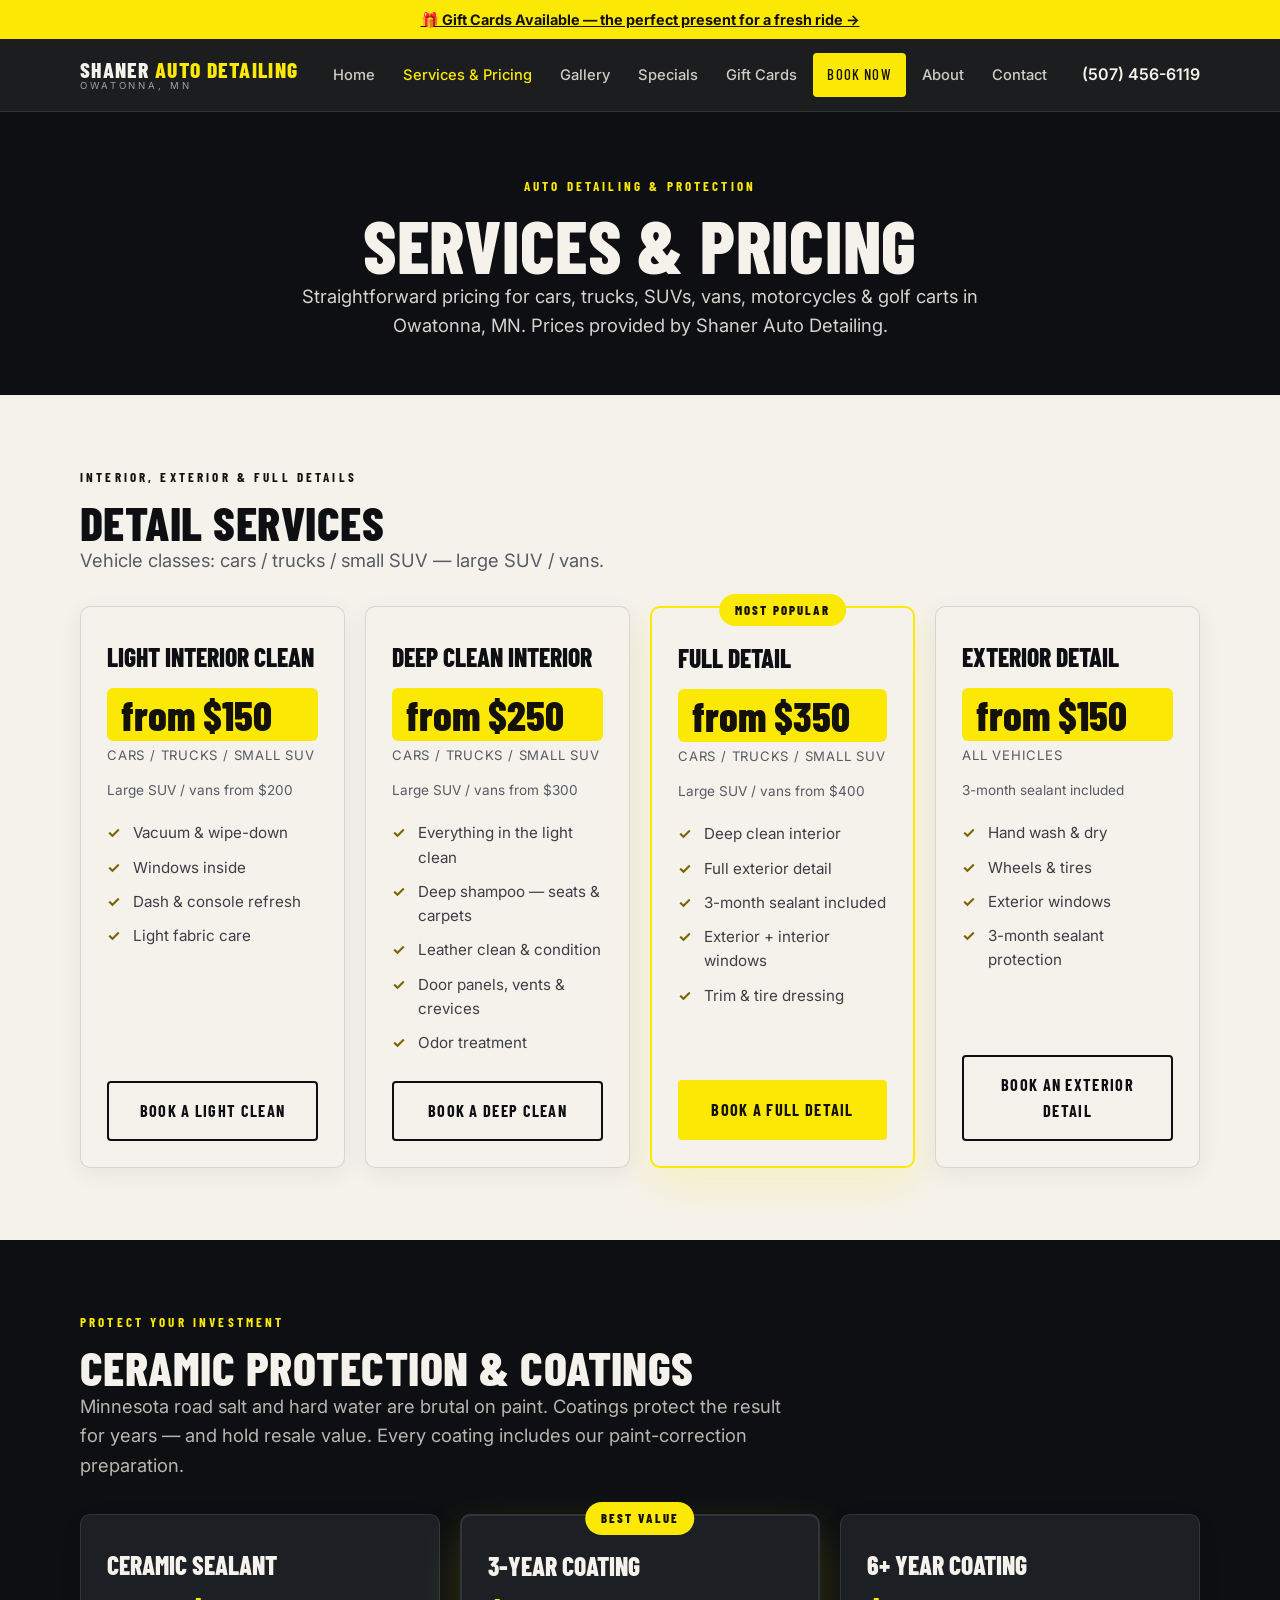
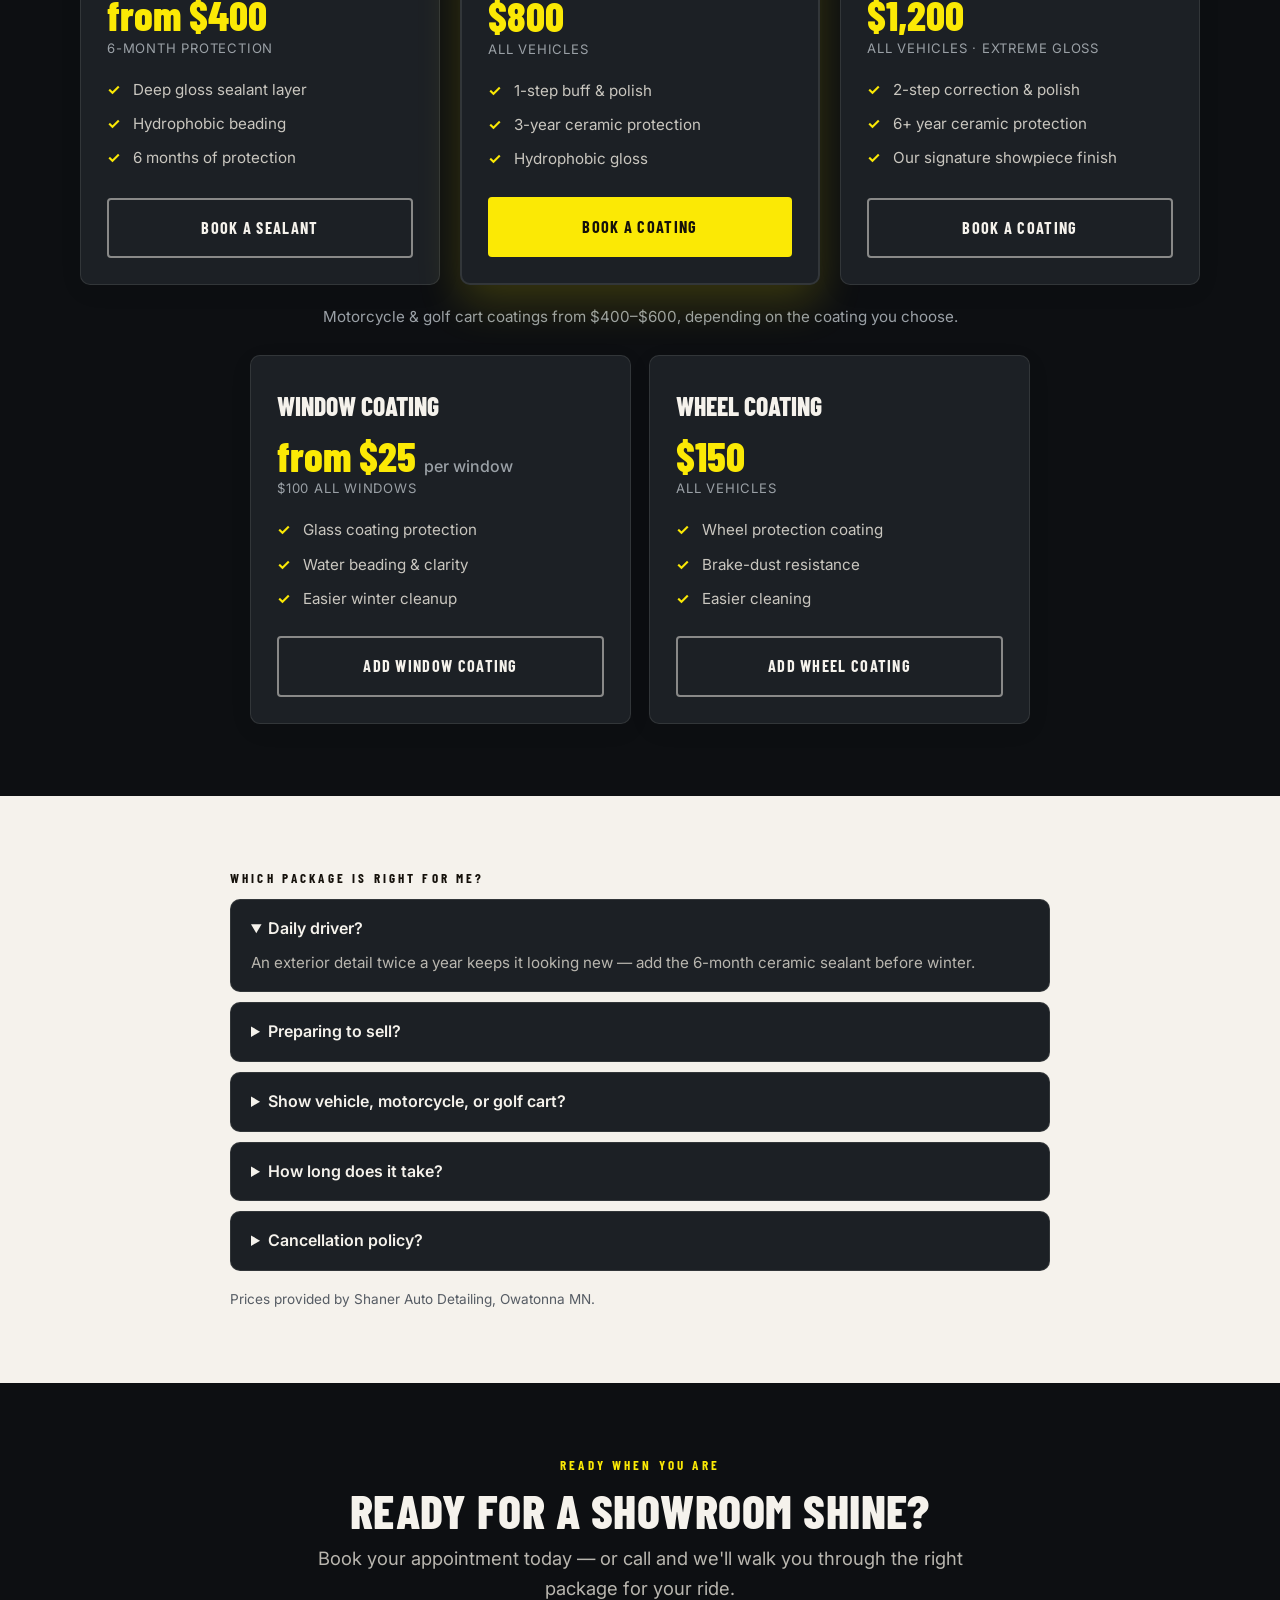
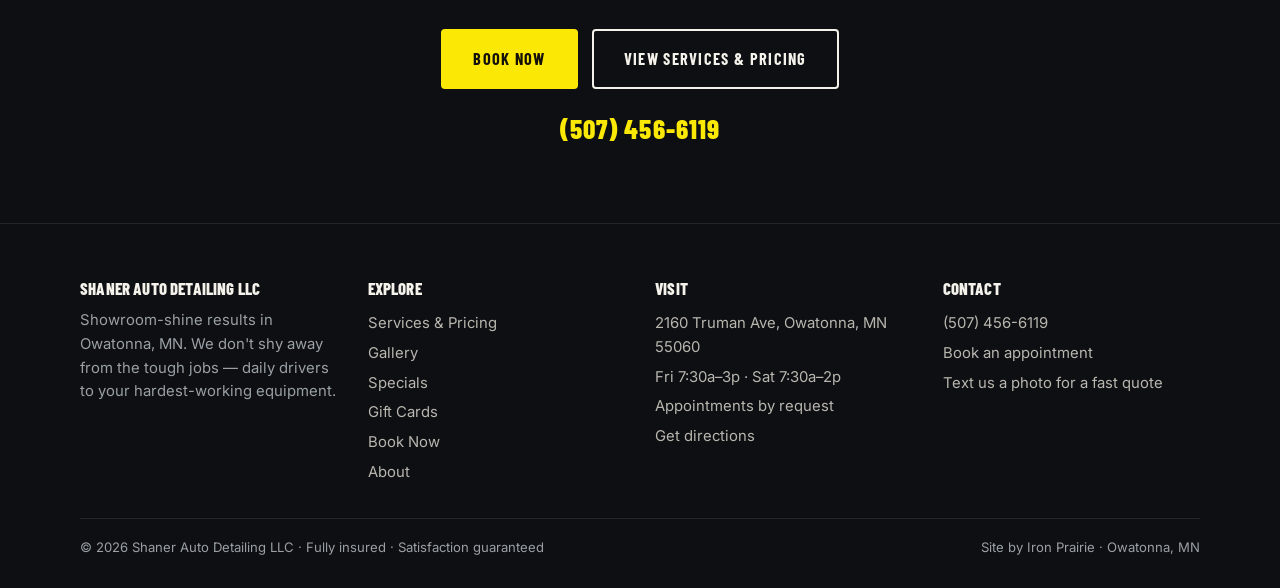
<file: services-pricing.html>
<!DOCTYPE html>
<html lang="en">
<head>
<meta charset="UTF-8">
<meta name="viewport" content="width=device-width, initial-scale=1.0">
<title>Auto Detailing Services &amp; Pricing in Owatonna, MN | Shaner Auto Detailing</title>
<meta name="description" content="Shaner Auto Detailing in Owatonna, MN — light &amp; deep interior cleans from $150, full details from $350, ceramic coatings from $800. Honest prices, real results.">
<link rel="canonical" href="https://davebunn1.github.io/shaner-auto-detailing-website/services-pricing.html">
<meta property="og:title" content="Auto Detailing Services &amp; Pricing in Owatonna, MN | Shaner Auto Detailing">
<meta property="og:description" content="Shaner Auto Detailing in Owatonna, MN — light &amp; deep interior cleans from $150, full details from $350, ceramic coatings from $800. Honest prices, real results.">
<meta property="og:type" content="website">
<meta property="og:url" content="https://davebunn1.github.io/shaner-auto-detailing-website/services-pricing.html">
<meta property="og:image" content="https://davebunn1.github.io/shaner-auto-detailing-website/images/IMG_6364.JPG">
<meta name="theme-color" content="#0D0F12">
<link rel="preconnect" href="https://fonts.googleapis.com">
<link rel="preconnect" href="https://fonts.gstatic.com" crossorigin>
<link href="https://fonts.googleapis.com/css2?family=Barlow+Condensed:wght@600;700;800&family=Inter:wght@400;500;600&display=swap" rel="stylesheet">
<link rel="stylesheet" href="css/styles.css">
<link rel="icon" href="data:image/svg+xml,<svg xmlns='http://www.w3.org/2000/svg' viewBox='0 0 100 100'><text y='.9em' font-size='90'>🚗</text></svg>">
<script type="application/ld+json">
{
  "@context": "https://schema.org",
  "@type": "AutoDetailing",
  "name": "Shaner Auto Detailing LLC",
  "description": "Premium auto detailing, paint correction and ceramic coating in Owatonna, Minnesota.",
  "telephone": "+15074566119",
  "address": { "@type": "PostalAddress", "streetAddress": "2160 Truman Ave", "addressLocality": "Owatonna", "addressRegion": "MN", "postalCode": "55060", "addressCountry": "US" },
  "openingHours": ["Fr 07:30-15:00", "Sa 07:30-14:00"],
  "aggregateRating": { "@type": "AggregateRating", "ratingValue": "5.0", "reviewCount": "4" },
  "sameAs": ["https://www.facebook.com/groups/483912313063211/"]
}
</script>

</head>
<body>
<div class="topbar">
  <a href="gift-cards.html">🎁 Gift Cards Available — the perfect present for a fresh ride →</a>
</div>
<header class="site">
  <div class="container nav-wrap">
    <a class="brand" href="index.html">SHANER <span>AUTO DETAILING</span><small>Owatonna, MN</small></a>
    <nav class="main" aria-label="Main">
      <a href="index.html">Home</a>
      <a href="services-pricing.html" class="active">Services &amp; Pricing</a>
      <a href="gallery.html">Gallery</a>
      <a href="specials.html">Specials</a>
      <a href="gift-cards.html">Gift Cards</a>
      <a href="book.html" class="btn btn--primary btn-book">Book Now</a>
      <a href="about.html">About</a>
      <a href="contact.html">Contact</a>
    </nav>
    <div class="header-cta">
      <a class="header-phone" href="tel:+15074566119">(507) 456-6119</a>
      <button class="nav-toggle" aria-label="Menu">☰</button>
    </div>
  </div>
</header>
<main>
  <section class="page-hero">
    <div class="container">
      <div class="eyebrow">Auto detailing &amp; protection</div>
      <h1 style="color:var(--cream)">Services &amp; Pricing</h1>
      <p class="lead" style="color:#d6d3cc">Straightforward pricing for cars, trucks, SUVs, vans, motorcycles &amp; golf carts in Owatonna, MN. Prices provided by Shaner Auto Detailing.</p>
    </div>
  </section>

  <section class="section--light">
    <div class="container">
      <div class="eyebrow">Interior, exterior &amp; full details</div>
      <h2>Detail services</h2>
      <p class="lead muted">Vehicle classes: cars / trucks / small SUV — large SUV / vans.</p>
      <div class="pkg-cards" style="margin-top:30px">
        <div class="pkg-card">
          <div class="pkg-name">Light Interior Clean</div>
          <div class="pkg-price">from $150</div>
          <div class="pkg-time">Cars / trucks / small SUV</div>
          <p class="pkg-note">Large SUV / vans from $200</p>
          <ul class="pkg-includes">
            <li>Vacuum &amp; wipe-down</li>
            <li>Windows inside</li>
            <li>Dash &amp; console refresh</li>
            <li>Light fabric care</li>
          </ul>
          <a class="btn btn--darkghost btn--block" href="book.html">Book a light clean</a>
        </div>
        <div class="pkg-card">
          <div class="pkg-name">Deep Clean Interior</div>
          <div class="pkg-price">from $250</div>
          <div class="pkg-time">Cars / trucks / small SUV</div>
          <p class="pkg-note">Large SUV / vans from $300</p>
          <ul class="pkg-includes">
            <li>Everything in the light clean</li>
            <li>Deep shampoo — seats &amp; carpets</li>
            <li>Leather clean &amp; condition</li>
            <li>Door panels, vents &amp; crevices</li>
            <li>Odor treatment</li>
          </ul>
          <a class="btn btn--darkghost btn--block" href="book.html">Book a deep clean</a>
        </div>
        <div class="pkg-card pkg-card--popular">
          <div class="popular-tag">Most Popular</div>
          <div class="pkg-name">Full Detail</div>
          <div class="pkg-price">from $350</div>
          <div class="pkg-time">Cars / trucks / small SUV</div>
          <p class="pkg-note">Large SUV / vans from $400</p>
          <ul class="pkg-includes">
            <li>Deep clean interior</li>
            <li>Full exterior detail</li>
            <li>3-month sealant included</li>
            <li>Exterior + interior windows</li>
            <li>Trim &amp; tire dressing</li>
          </ul>
          <a class="btn btn--primary btn--block" href="book.html">Book a full detail</a>
        </div>
        <div class="pkg-card">
          <div class="pkg-name">Exterior Detail</div>
          <div class="pkg-price">from $150</div>
          <div class="pkg-time">All vehicles</div>
          <p class="pkg-note">3-month sealant included</p>
          <ul class="pkg-includes">
            <li>Hand wash &amp; dry</li>
            <li>Wheels &amp; tires</li>
            <li>Exterior windows</li>
            <li>3-month sealant protection</li>
          </ul>
          <a class="btn btn--darkghost btn--block" href="book.html">Book an exterior detail</a>
        </div>
      </div>
    </div>
  </section>

  <section class="section--dark">
    <div class="container">
      <div class="eyebrow">Protect your investment</div>
      <h2 style="color:var(--cream)">Ceramic protection &amp; coatings</h2>
      <p class="lead muted" style="color:#b9b6af">Minnesota road salt and hard water are brutal on paint. Coatings protect the result for years — and hold resale value. Every coating includes our paint-correction preparation.</p>
      <div class="pkg-cards" style="margin-top:34px">
        <div class="pkg-card">
          <div class="pkg-name">Ceramic Sealant</div>
          <div class="pkg-price">from $400</div>
          <div class="pkg-time">6-month protection</div>
          <ul class="pkg-includes">
            <li>Deep gloss sealant layer</li>
            <li>Hydrophobic beading</li>
            <li>6 months of protection</li>
          </ul>
          <a class="btn btn--darkghost btn--block" href="book.html">Book a sealant</a>
        </div>
        <div class="pkg-card pkg-card--popular">
          <div class="popular-tag">Best Value</div>
          <div class="pkg-name">3-Year Coating</div>
          <div class="pkg-price">$800</div>
          <div class="pkg-time">All vehicles</div>
          <ul class="pkg-includes">
            <li>1-step buff &amp; polish</li>
            <li>3-year ceramic protection</li>
            <li>Hydrophobic gloss</li>
          </ul>
          <a class="btn btn--primary btn--block" href="book.html">Book a coating</a>
        </div>
        <div class="pkg-card">
          <div class="pkg-name">6+ Year Coating</div>
          <div class="pkg-price">$1,200</div>
          <div class="pkg-time">All vehicles · extreme gloss</div>
          <ul class="pkg-includes">
            <li>2-step correction &amp; polish</li>
            <li>6+ year ceramic protection</li>
            <li>Our signature showpiece finish</li>
          </ul>
          <a class="btn btn--darkghost btn--block" href="book.html">Book a coating</a>
        </div>
      </div>
      <p style="text-align:center;color:var(--muted);font-size:.95rem;margin-top:20px">Motorcycle &amp; golf cart coatings from $400–$600, depending on the coating you choose.</p>
      <div style="display:grid;grid-template-columns:repeat(auto-fit,minmax(240px,1fr));gap:18px;max-width:780px;margin:26px auto 0">
        <div class="pkg-card">
          <div class="pkg-name">Window Coating</div>
          <div class="pkg-price">from $25 <small>per window</small></div>
          <div class="pkg-time">$100 all windows</div>
          <ul class="pkg-includes">
            <li>Glass coating protection</li>
            <li>Water beading &amp; clarity</li>
            <li>Easier winter cleanup</li>
          </ul>
          <a class="btn btn--darkghost btn--block" href="book.html">Add window coating</a>
        </div>
        <div class="pkg-card">
          <div class="pkg-name">Wheel Coating</div>
          <div class="pkg-price">$150</div>
          <div class="pkg-time">All vehicles</div>
          <ul class="pkg-includes">
            <li>Wheel protection coating</li>
            <li>Brake-dust resistance</li>
            <li>Easier cleaning</li>
          </ul>
          <a class="btn btn--darkghost btn--block" href="book.html">Add wheel coating</a>
        </div>
      </div>
    </div>
  </section>

  <section class="section--light">
    <div class="container" style="max-width:820px">
      <div class="eyebrow">Which package is right for me?</div>
      <div class="faq">
        <details open>
          <summary>Daily driver?</summary>
          <p>An exterior detail twice a year keeps it looking new — add the 6-month ceramic sealant before winter.</p>
        </details>
        <details>
          <summary>Preparing to sell?</summary>
          <p>A full detail is the highest-return upgrade you can make before listing.</p>
        </details>
        <details>
          <summary>Show vehicle, motorcycle, or golf cart?</summary>
          <p>Coatings are where the magic happens — ask us which protection tier fits how you use it.</p>
        </details>
        <details>
          <summary>How long does it take?</summary>
          <p>Every job is different — we'll give you an exact window when you book. No surprises.</p>
        </details>
        <details>
          <summary>Cancellation policy?</summary>
          <p>We get it, life happens — just let us know ahead of time. Plain and simple.</p>
        </details>
      </div>
      <p style="font-size:.85rem;color:var(--muted);margin-top:18px">Prices provided by Shaner Auto Detailing, Owatonna MN.</p>
    </div>
  </section>
  <section class="section--dark cta-band">
    <div class="container">
      <div class="eyebrow">Ready when you are</div>
      <h2 style="color:var(--cream)">Ready for a showroom shine?</h2>
      <p class="lead" style="color:#b9b6af">Book your appointment today — or call and we'll walk you through the right package for your ride.</p>
      <div class="cta-actions">
        <a class="btn btn--primary" href="book.html">Book Now</a>
        <a class="btn btn--ghost" href="services-pricing.html">View Services &amp; Pricing</a>
      </div>
      <a class="cta-phone-big" href="tel:+15074566119">(507) 456-6119</a>
    </div>
  </section>
</main>
<footer class="site">
  <div class="container">
    <div class="footer-grid">
      <div>
        <h4>Shaner Auto Detailing LLC</h4>
        <p style="color:var(--muted);font-size:.93rem">Showroom-shine results in Owatonna, MN. We don't shy away from the tough jobs — daily drivers to your hardest-working equipment.</p>
      </div>
      <div>
        <h4>Explore</h4>
        <ul>
          <li><a href="services-pricing.html">Services &amp; Pricing</a></li>
          <li><a href="gallery.html">Gallery</a></li>
          <li><a href="specials.html">Specials</a></li>
          <li><a href="gift-cards.html">Gift Cards</a></li>
          <li><a href="book.html">Book Now</a></li>
          <li><a href="about.html">About</a></li>
        </ul>
      </div>
      <div>
        <h4>Visit</h4>
        <ul>
          <li>2160 Truman Ave, Owatonna, MN 55060</li>
          <li>Fri 7:30a–3p · Sat 7:30a–2p</li>
          <li>Appointments by request</li>
          <li><a href="contact.html">Get directions</a></li>
        </ul>
      </div>
      <div>
        <h4>Contact</h4>
        <ul>
          <li><a href="tel:+15074566119">(507) 456-6119</a></li>
          <li><a href="book.html">Book an appointment</a></li>
          <li><a href="contact.html">Text us a photo for a fast quote</a></li>
        </ul>
      </div>
    </div>
    <div class="footer-bottom">
      <span>© 2026 Shaner Auto Detailing LLC · Fully insured · Satisfaction guaranteed</span>
      <span>Site by Iron Prairie · Owatonna, MN</span>
    </div>
  </div>
</footer>
<div class="mobile-bar">
  <a class="mb-book" href="book.html">Book Now</a>
  <a class="mb-call" href="tel:+15074566119">Call (507) 456-6119</a>
</div>
<script src="js/scripts.js"></script>
</body>
</html>
</file>
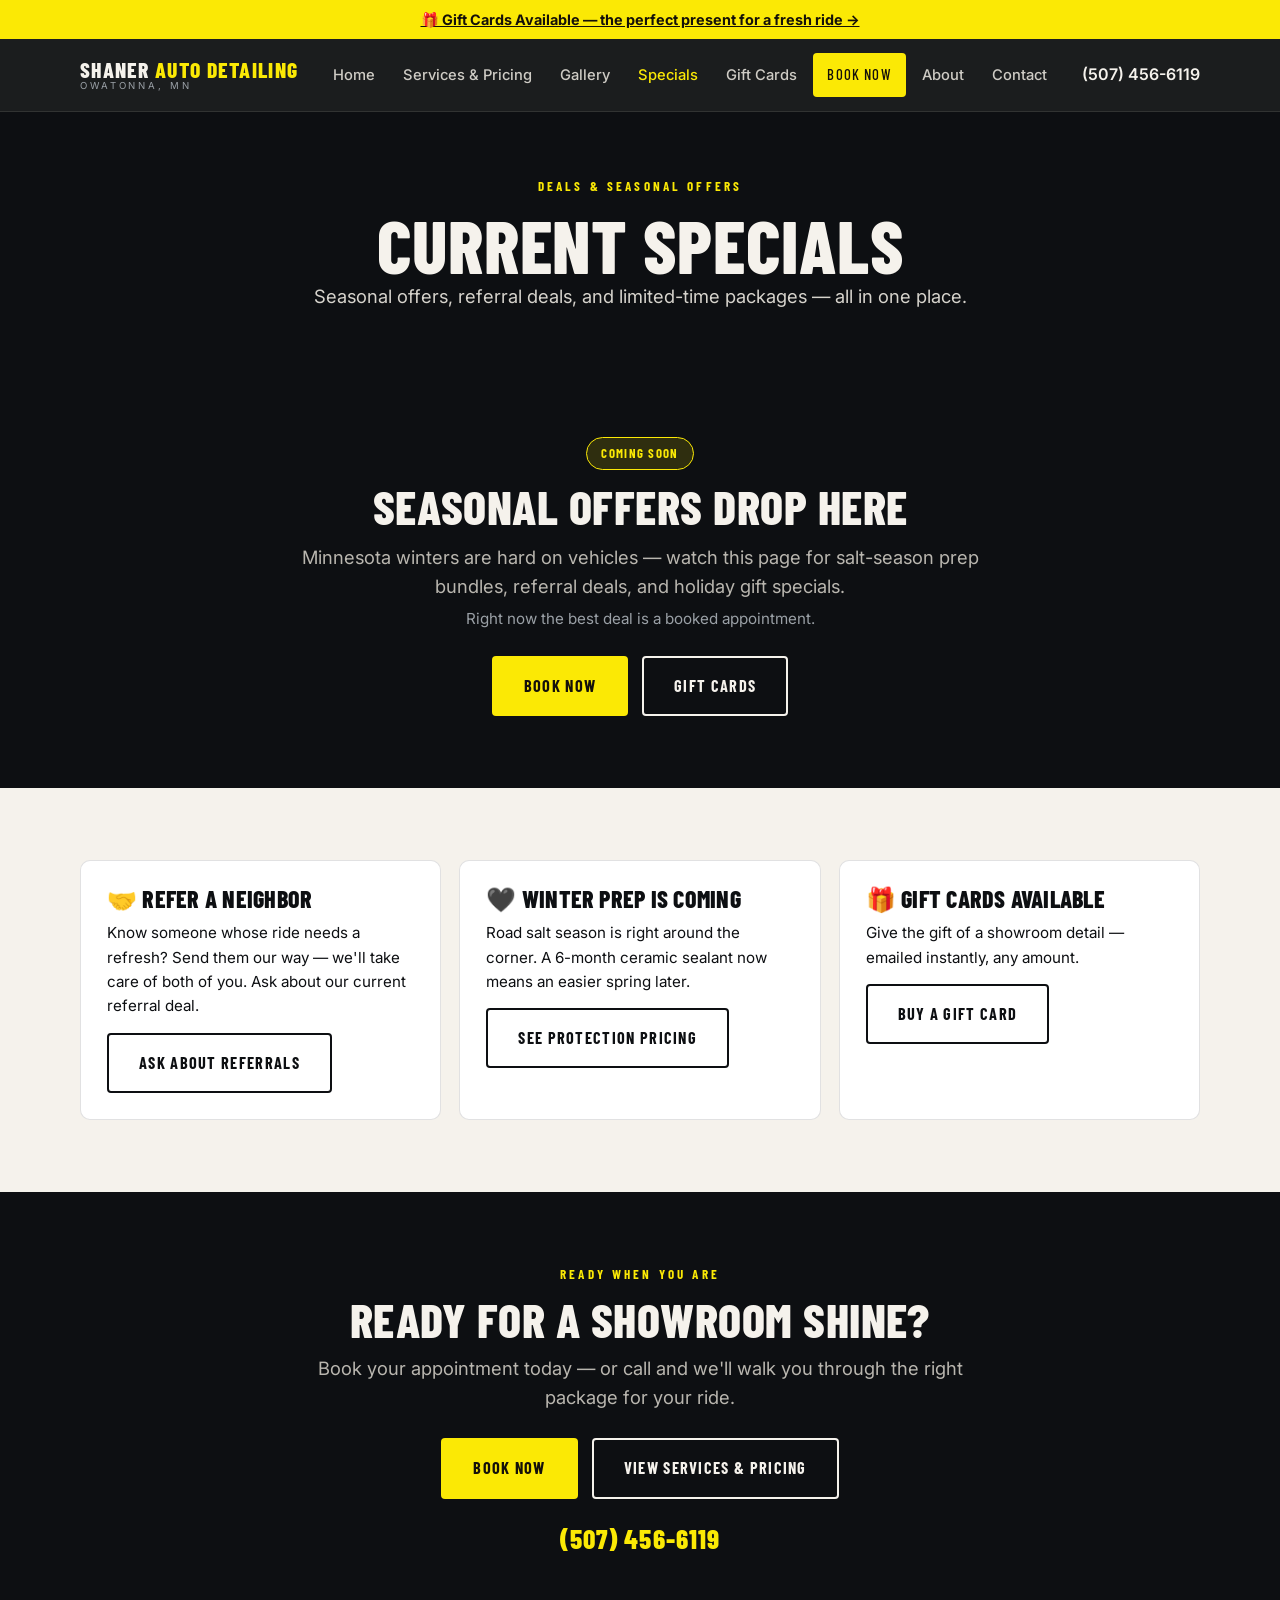
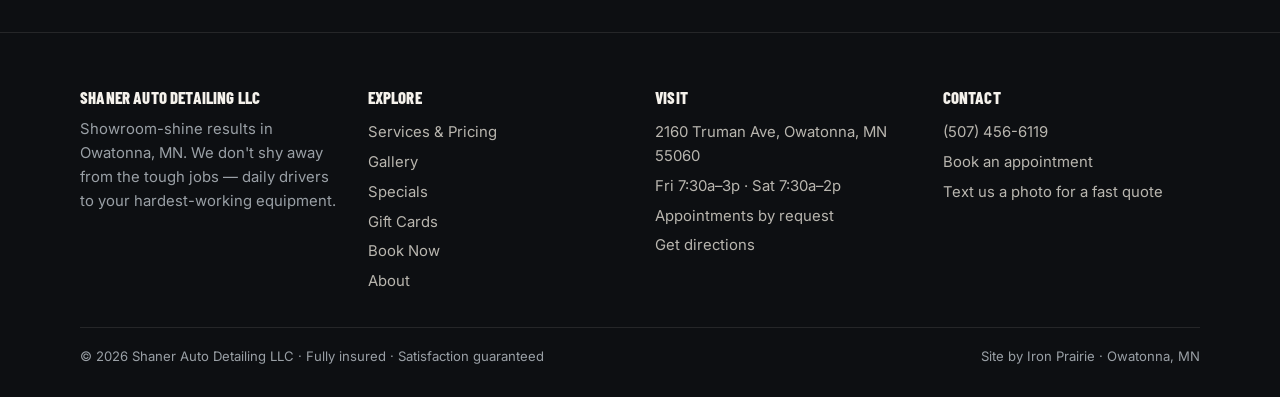
<file: specials.html>
<!DOCTYPE html>
<html lang="en">
<head>
<meta charset="UTF-8">
<meta name="viewport" content="width=device-width, initial-scale=1.0">
<title>Specials | Shaner Auto Detailing LLC — Owatonna, MN</title>
<meta name="description" content="Shaner Auto Detailing specials in Owatonna, MN — seasonal offers, referral deals and gift cards. Auto detailing in Owatonna at an honest price.">
<link rel="canonical" href="https://davebunn1.github.io/shaner-auto-detailing-website/specials.html">
<meta property="og:title" content="Specials | Shaner Auto Detailing LLC — Owatonna, MN">
<meta property="og:description" content="Shaner Auto Detailing specials in Owatonna, MN — seasonal offers, referral deals and gift cards. Auto detailing in Owatonna at an honest price.">
<meta property="og:type" content="website">
<meta property="og:url" content="https://davebunn1.github.io/shaner-auto-detailing-website/specials.html">
<meta property="og:image" content="https://davebunn1.github.io/shaner-auto-detailing-website/images/IMG_6364.JPG">
<meta name="theme-color" content="#0D0F12">
<link rel="preconnect" href="https://fonts.googleapis.com">
<link rel="preconnect" href="https://fonts.gstatic.com" crossorigin>
<link href="https://fonts.googleapis.com/css2?family=Barlow+Condensed:wght@600;700;800&family=Inter:wght@400;500;600&display=swap" rel="stylesheet">
<link rel="stylesheet" href="css/styles.css">
<link rel="icon" href="data:image/svg+xml,<svg xmlns='http://www.w3.org/2000/svg' viewBox='0 0 100 100'><text y='.9em' font-size='90'>🚗</text></svg>">
<script type="application/ld+json">
{
  "@context": "https://schema.org",
  "@type": "AutoDetailing",
  "name": "Shaner Auto Detailing LLC",
  "description": "Premium auto detailing, paint correction and ceramic coating in Owatonna, Minnesota.",
  "telephone": "+15074566119",
  "address": { "@type": "PostalAddress", "streetAddress": "2160 Truman Ave", "addressLocality": "Owatonna", "addressRegion": "MN", "postalCode": "55060", "addressCountry": "US" },
  "openingHours": ["Fr 07:30-15:00", "Sa 07:30-14:00"],
  "aggregateRating": { "@type": "AggregateRating", "ratingValue": "5.0", "reviewCount": "4" },
  "sameAs": ["https://www.facebook.com/groups/483912313063211/"]
}
</script>

</head>
<body>
<div class="topbar">
  <a href="gift-cards.html">🎁 Gift Cards Available — the perfect present for a fresh ride →</a>
</div>
<header class="site">
  <div class="container nav-wrap">
    <a class="brand" href="index.html">SHANER <span>AUTO DETAILING</span><small>Owatonna, MN</small></a>
    <nav class="main" aria-label="Main">
      <a href="index.html">Home</a>
      <a href="services-pricing.html">Services &amp; Pricing</a>
      <a href="gallery.html">Gallery</a>
      <a href="specials.html" class="active">Specials</a>
      <a href="gift-cards.html">Gift Cards</a>
      <a href="book.html" class="btn btn--primary btn-book">Book Now</a>
      <a href="about.html">About</a>
      <a href="contact.html">Contact</a>
    </nav>
    <div class="header-cta">
      <a class="header-phone" href="tel:+15074566119">(507) 456-6119</a>
      <button class="nav-toggle" aria-label="Menu">☰</button>
    </div>
  </div>
</header>
<main>
  <section class="page-hero">
    <div class="container">
      <div class="eyebrow">Deals &amp; seasonal offers</div>
      <h1 style="color:var(--cream)">Current Specials</h1>
      <p class="lead" style="color:#d6d3cc">Seasonal offers, referral deals, and limited-time packages — all in one place.</p>
    </div>
  </section>

  <section class="section--dark">
    <div class="container" style="max-width:760px;text-align:center">
      <span class="offer-deadline">Coming soon</span>
      <h2 style="color:var(--cream)">Seasonal offers drop here</h2>
      <p class="lead" style="color:#b9b6af;margin:12px auto 6px">Minnesota winters are hard on vehicles — watch this page for salt-season prep bundles, referral deals, and holiday gift specials.</p>
      <p style="color:var(--muted);font-size:.95rem">Right now the best deal is a booked appointment.</p>
      <div class="cta-actions" style="margin-top:24px">
        <a class="btn btn--primary" href="book.html">Book Now</a>
        <a class="btn btn--ghost" href="gift-cards.html">Gift Cards</a>
      </div>
    </div>
  </section>

  <section class="section--light">
    <div class="container" style="display:grid;grid-template-columns:repeat(auto-fit,minmax(280px,1fr));gap:18px">
      <div style="border:1px solid rgba(13,15,18,.12);border-radius:10px;padding:26px;background:#fff">
        <h3 style="font-size:1.5rem">🤝 Refer a neighbor</h3>
        <p style="font-size:.95rem;margin:10px 0">Know someone whose ride needs a refresh? Send them our way — we'll take care of both of you. Ask about our current referral deal.</p>
        <p style="margin-top:14px"><a class="btn btn--darkghost" href="contact.html">Ask about referrals</a></p>
      </div>
      <div style="border:1px solid rgba(13,15,18,.12);border-radius:10px;padding:26px;background:#fff">
        <h3 style="font-size:1.5rem">🖤 Winter prep is coming</h3>
        <p style="font-size:.95rem;margin:10px 0">Road salt season is right around the corner. A 6-month ceramic sealant now means an easier spring later.</p>
        <p style="margin-top:14px"><a class="btn btn--darkghost" href="services-pricing.html">See protection pricing</a></p>
      </div>
      <div style="border:1px solid rgba(13,15,18,.12);border-radius:10px;padding:26px;background:#fff">
        <h3 style="font-size:1.5rem">🎁 Gift cards available</h3>
        <p style="font-size:.95rem;margin:10px 0">Give the gift of a showroom detail — emailed instantly, any amount.</p>
        <p style="margin-top:14px"><a class="btn btn--darkghost" href="gift-cards.html">Buy a gift card</a></p>
      </div>
    </div>
  </section>
  <section class="section--dark cta-band">
    <div class="container">
      <div class="eyebrow">Ready when you are</div>
      <h2 style="color:var(--cream)">Ready for a showroom shine?</h2>
      <p class="lead" style="color:#b9b6af">Book your appointment today — or call and we'll walk you through the right package for your ride.</p>
      <div class="cta-actions">
        <a class="btn btn--primary" href="book.html">Book Now</a>
        <a class="btn btn--ghost" href="services-pricing.html">View Services &amp; Pricing</a>
      </div>
      <a class="cta-phone-big" href="tel:+15074566119">(507) 456-6119</a>
    </div>
  </section>
</main>
<footer class="site">
  <div class="container">
    <div class="footer-grid">
      <div>
        <h4>Shaner Auto Detailing LLC</h4>
        <p style="color:var(--muted);font-size:.93rem">Showroom-shine results in Owatonna, MN. We don't shy away from the tough jobs — daily drivers to your hardest-working equipment.</p>
      </div>
      <div>
        <h4>Explore</h4>
        <ul>
          <li><a href="services-pricing.html">Services &amp; Pricing</a></li>
          <li><a href="gallery.html">Gallery</a></li>
          <li><a href="specials.html">Specials</a></li>
          <li><a href="gift-cards.html">Gift Cards</a></li>
          <li><a href="book.html">Book Now</a></li>
          <li><a href="about.html">About</a></li>
        </ul>
      </div>
      <div>
        <h4>Visit</h4>
        <ul>
          <li>2160 Truman Ave, Owatonna, MN 55060</li>
          <li>Fri 7:30a–3p · Sat 7:30a–2p</li>
          <li>Appointments by request</li>
          <li><a href="contact.html">Get directions</a></li>
        </ul>
      </div>
      <div>
        <h4>Contact</h4>
        <ul>
          <li><a href="tel:+15074566119">(507) 456-6119</a></li>
          <li><a href="book.html">Book an appointment</a></li>
          <li><a href="contact.html">Text us a photo for a fast quote</a></li>
        </ul>
      </div>
    </div>
    <div class="footer-bottom">
      <span>© 2026 Shaner Auto Detailing LLC · Fully insured · Satisfaction guaranteed</span>
      <span>Site by Iron Prairie · Owatonna, MN</span>
    </div>
  </div>
</footer>
<div class="mobile-bar">
  <a class="mb-book" href="book.html">Book Now</a>
  <a class="mb-call" href="tel:+15074566119">Call (507) 456-6119</a>
</div>
<script src="js/scripts.js"></script>
</body>
</html>
</file>
<file: css/styles.css>
/* ============================================================
   SHANER AUTO DETAILING LLC — shared design system
   Iron Prairie · 2026-09-06 · premium dark/Shaner-yellow detailing
   Workers: use ONLY classes defined here. Never inline styles.
   ============================================================ */

:root {
  --charcoal: #0D0F12;
  --graphite: #15181C;
  --graphite-2: #1C2025;
  --amber: #FBE905;
  --amber-hover: #E4D600;
  --cream: #F5F2EC;
  --muted: #9AA0A6;
  --line: rgba(245, 242, 236, 0.10);
  --line-light: rgba(13, 15, 18, 0.12);
  --radius: 10px;
  --container: 1120px;
  --shadow: 0 20px 60px rgba(0,0,0,0.45);
  --font-display: "Barlow Condensed", "Arial Narrow", sans-serif;
  --font-body: "Inter", system-ui, -apple-system, sans-serif;
}

* { margin: 0; padding: 0; box-sizing: border-box; }

html { scroll-behavior: smooth; }

body {
  font-family: var(--font-body);
  color: var(--charcoal);
  background: var(--cream);
  line-height: 1.6;
  -webkit-font-smoothing: antialiased;
}

img { max-width: 100%; display: block; }
a { color: var(--amber); text-decoration: none; }
a:hover { color: var(--amber-hover); }
ul { list-style: none; }

.container { width: min(var(--container), 92%); margin-inline: auto; }
.sr-only { position: absolute; width: 1px; height: 1px; padding: 0; margin: -1px; overflow: hidden; clip: rect(0 0 0 0); white-space: nowrap; border: 0; }

section { padding: 72px 0; }
.section--dark { background: var(--charcoal); color: var(--cream); }
.section--graphite { background: var(--graphite); color: var(--cream); }
.section--light { background: var(--cream); color: var(--charcoal); }

.eyebrow {
  font-family: var(--font-display);
  text-transform: uppercase;
  letter-spacing: 0.24em;
  font-weight: 700;
  font-size: 0.82rem;
  color: var(--amber);
  margin-bottom: 10px;
}

h1, h2, h3, h4 {
  font-family: var(--font-display);
  font-weight: 800;
  line-height: 1.02;
  letter-spacing: 0.01em;
  text-transform: uppercase;
}

h1 { font-size: clamp(2.6rem, 6vw, 4.6rem); }
h2 { font-size: clamp(2rem, 4vw, 3rem); }
h3 { font-size: clamp(1.3rem, 2.4vw, 1.8rem); }

.section--light h1, .section--light h2, .section--light h3,
section:not(.section--dark):not(.section--graphite) h2,
section:not(.section--dark):not(.section--graphite) h3 { color: var(--charcoal); }
.section--dark h1, .section--dark h2, .section--dark h3,
.section--graphite h1, .section--graphite h2, .section--graphite h3 { color: var(--cream); }

.lead { font-size: 1.15rem; max-width: 60ch; }
.section--dark .lead, .section--graphite .lead { color: #d6d3cc; }
.muted { color: var(--muted); }

/* ---------- Buttons ---------- */
.btn {
  display: inline-block;
  font-family: var(--font-display);
  font-weight: 700;
  text-transform: uppercase;
  letter-spacing: 0.08em;
  font-size: 1.02rem;
  padding: 15px 30px;
  border-radius: 4px;
  border: 2px solid transparent;
  cursor: pointer;
  transition: all 0.18s ease;
  text-align: center;
}
.btn--primary { background: var(--amber); color: #14100a; }
.btn--primary:hover { background: var(--amber-hover); color: #14100a; transform: translateY(-1px); }
.btn--ghost { border-color: var(--cream); color: var(--cream); background: transparent; }
.btn--ghost:hover { background: rgba(245,242,236,0.10); color: var(--cream); }
.btn--darkghost { border-color: var(--charcoal); color: var(--charcoal); background: transparent; }
.btn--darkghost:hover { background: rgba(13,15,18,0.06); color: var(--charcoal); }
.btn--block { display: block; width: 100%; }
.btn-book { white-space: nowrap; }

/* ---------- Top gift-card strip ---------- */
.topbar {
  background: var(--amber);
  color: #14100a;
  text-align: center;
  font-weight: 600;
  font-size: 0.9rem;
  padding: 8px 16px;
}
.topbar a { color: #14100a; text-decoration: underline; font-weight: 700; }
.topbar a:hover { color: #000; }

/* ---------- Header ---------- */
header.site {
  position: sticky; top: 0; z-index: 100;
  background: rgba(13,15,18,0.94);
  backdrop-filter: blur(10px);
  border-bottom: 1px solid var(--line);
}
.nav-wrap { display: flex; align-items: center; justify-content: space-between; gap: 20px; padding: 14px 0; }
.brand { font-family: var(--font-display); font-weight: 800; text-transform: uppercase; letter-spacing: 0.06em; color: var(--cream); font-size: 1.35rem; line-height: 1; }
.brand span { color: var(--amber); }
.brand small { display: block; font-family: var(--font-body); font-weight: 400; font-size: 0.6rem; letter-spacing: 0.3em; color: var(--muted); text-transform: uppercase; }
nav.main ul { display: flex; align-items: center; gap: 4px; flex-wrap: wrap; }
nav.main a {
  color: #cfccc5; font-weight: 500; font-size: 0.92rem;
  padding: 8px 12px; border-radius: 4px;
}
nav.main a:hover { color: var(--cream); }
nav.main a.active { color: var(--amber); }
.header-cta { display: flex; align-items: center; gap: 12px; }
.header-phone { color: var(--cream); font-weight: 600; white-space: nowrap; }
.header-phone:hover { color: var(--amber); }
.nav-toggle { display: none; background: none; border: 0; color: var(--cream); font-size: 1.6rem; cursor: pointer; line-height: 1; }

/* ---------- Mobile bottom action bar ---------- */
.mobile-bar { display: none; }

/* ---------- Hero ---------- */
.hero {
  position: relative;
  background: var(--charcoal) center/cover no-repeat;
  color: var(--cream);
  text-align: center;
  padding: 96px 0 110px;
  overflow: hidden;
}
.hero::before {
  content: "";
  position: absolute; inset: 0;
  background: linear-gradient(180deg, rgba(13,15,18,0.55) 0%, rgba(13,15,18,0.82) 100%);
}
.hero > .container { position: relative; z-index: 2; }
.hero-logo { display: flex; justify-content: center; margin-bottom: 26px; }
.hero-logo img {
  width: min(500px, 90vw);
  filter: drop-shadow(0 0 34px rgba(251,233,5,0.35));
}
.hero h1 { margin-bottom: 18px; color: var(--cream); }
.hero .lead { margin-inline: auto; margin-bottom: 30px; }
.hero-ctas { display: flex; gap: 14px; justify-content: center; flex-wrap: wrap; }
.hero-wordmark { font-family: var(--font-display); font-weight: 800; font-size: clamp(2.8rem, 8vw, 5rem); letter-spacing: 0.02em; line-height: 0.95; text-transform: uppercase; color: var(--cream); }
.hero-wordmark span { color: var(--amber); }
.hero-wordmark-sub { font-family: var(--font-display); letter-spacing: 0.42em; text-transform: uppercase; font-weight: 600; color: var(--muted); font-size: clamp(0.8rem, 2vw, 1.05rem); margin-top: 6px; }
.hero--home { background-image: url('../images/IMG_6365.JPG'); }

/* ---------- Trust ribbon / stats ---------- */
.trust-ribbon { display: flex; gap: 26px; justify-content: center; flex-wrap: wrap; margin-top: 34px; color: #d6d3cc; font-size: 0.95rem; font-weight: 500; }
.trust-ribbon b { color: var(--amber); }
.stat-band { display: grid; grid-template-columns: repeat(auto-fit, minmax(190px, 1fr)); gap: 18px; }
.stat { background: var(--graphite-2); border: 1px solid var(--line); border-radius: var(--radius); padding: 22px; text-align: center; }
.stat b { display: block; font-family: var(--font-display); font-size: 2.1rem; font-weight: 800; color: var(--amber); line-height: 1; }
.stat span { font-size: 0.85rem; color: var(--muted); text-transform: uppercase; letter-spacing: 0.08em; }

/* ---------- Pillars ---------- */
.pillars { display: grid; grid-template-columns: repeat(auto-fit, minmax(240px, 1fr)); gap: 18px; }
.pillar { background: var(--graphite-2); border: 1px solid var(--line); border-radius: var(--radius); padding: 26px; border-top: 3px solid var(--amber); }
.pillar h3 { color: var(--cream); margin-bottom: 8px; }
.pillar p { color: #b9b6af; font-size: 0.95rem; }

/* ---------- Package cards ---------- */
.pkg-cards { display: grid; grid-template-columns: repeat(auto-fit, minmax(260px, 1fr)); gap: 20px; align-items: stretch; }
.pkg-card {
  position: relative;
  background: var(--cream);
  border: 1px solid var(--line-light);
  border-radius: var(--radius);
  padding: 30px 26px 26px;
  display: flex; flex-direction: column;
  box-shadow: 0 6px 24px rgba(13,15,18,0.06);
}
.section--dark .pkg-card, .section--graphite .pkg-card { background: var(--graphite-2); border-color: var(--line); color: var(--cream); }
.pkg-card--popular { border: 2px solid var(--amber); box-shadow: 0 18px 44px rgba(251,233,5,0.18); }
.popular-tag {
  position: absolute; top: -14px; left: 50%; transform: translateX(-50%);
  background: var(--amber); color: #14100a;
  font-family: var(--font-display); font-weight: 800; font-size: 0.8rem; letter-spacing: 0.16em;
  text-transform: uppercase; padding: 6px 16px; border-radius: 20px; white-space: nowrap;
}
.pkg-name { font-family: var(--font-display); font-weight: 800; font-size: 1.6rem; text-transform: uppercase; color: var(--charcoal); }
.section--dark .pkg-name, .section--graphite .pkg-name { color: var(--cream); }
.pkg-price { font-family: var(--font-display); font-weight: 800; font-size: 2.6rem; color: var(--amber); margin: 8px 0 2px; line-height: 1; }
.pkg-price small { font-size: 1rem; font-family: var(--font-body); color: var(--muted); font-weight: 500; }
.pkg-time { font-size: 0.82rem; color: var(--muted); text-transform: uppercase; letter-spacing: 0.06em; margin-bottom: 14px; }
.pkg-includes { flex: 1; margin-bottom: 20px; }
.pkg-includes li { padding: 5px 0 5px 26px; position: relative; font-size: 0.95rem; color: #3c3f45; }
.section--dark .pkg-includes li, .section--graphite .pkg-includes li { color: #c9c6bf; }
.pkg-includes li::before { content: "✓"; position: absolute; left: 0; color: var(--amber); font-weight: 700; }
.pkg-note { font-size: 0.85rem; color: var(--muted); margin-bottom: 14px; }

/* ---------- Add-ons ---------- */
.addons { display: grid; grid-template-columns: repeat(auto-fit, minmax(230px, 1fr)); gap: 10px 26px; }
.addon { display: flex; justify-content: space-between; gap: 14px; border-bottom: 1px dashed var(--line-light); padding: 9px 0; font-size: 0.96rem; }
.section--dark .addon, .section--graphite .addon { border-color: var(--line); color: #d6d3cc; }
.addon b { color: var(--amber); white-space: nowrap; }

/* ---------- Proof / gallery ---------- */
.proof-grid { display: grid; grid-template-columns: repeat(auto-fill, minmax(250px, 1fr)); gap: 14px; }
.proof-item { position: relative; border-radius: var(--radius); overflow: hidden; background: var(--graphite-2); }
.proof-item img { width: 100%; aspect-ratio: 4/3; object-fit: cover; transition: transform 0.3s ease; }
.proof-item:hover img { transform: scale(1.04); }
.proof-cap { position: absolute; left: 0; right: 0; bottom: 0; padding: 26px 12px 10px; font-size: 0.82rem; color: var(--cream); background: linear-gradient(transparent, rgba(0,0,0,0.85)); }
.proof-cap a { display: block; font-weight: 700; color: var(--amber); }
.proof-cap a:hover { color: var(--amber-hover); }
.gallery-tabs { display: flex; gap: 8px; flex-wrap: wrap; margin-bottom: 24px; }
.gallery-tab { border: 1px solid var(--line-light); background: transparent; color: var(--charcoal); font-family: var(--font-display); text-transform: uppercase; letter-spacing: 0.08em; font-weight: 700; padding: 8px 18px; border-radius: 30px; cursor: pointer; }
.section--dark .gallery-tab, .section--graphite .gallery-tab { border-color: var(--line); color: var(--cream); }
.gallery-tab.active { background: var(--amber); border-color: var(--amber); color: #14100a; }
.gallery-grid { display: grid; grid-template-columns: repeat(auto-fill, minmax(220px, 1fr)); gap: 12px; }
.gallery-grid .proof-item { cursor: zoom-in; }
.gallery-item.hidden { display: none; }

/* ---------- Before/after slider ---------- */
.beforeafter { position: relative; width: 100%; max-width: 720px; margin-inline: auto; aspect-ratio: 16/10; overflow: hidden; border-radius: var(--radius); user-select: none; touch-action: none; }
.beforeafter img { position: absolute; inset: 0; width: 100%; height: 100%; object-fit: cover; pointer-events: none; }
.beforeafter .ba-after { clip-path: inset(0 0 0 50%); }
.beforeafter .ba-divider { position: absolute; top: 0; bottom: 0; left: 50%; width: 3px; background: var(--amber); cursor: ew-resize; transform: translateX(-50%); }
.beforeafter .ba-handle { position: absolute; top: 50%; left: 50%; transform: translate(-50%, -50%); width: 44px; height: 44px; border-radius: 50%; background: var(--amber); color: #14100a; display: grid; place-items: center; font-size: 1.1rem; box-shadow: 0 4px 14px rgba(0,0,0,0.5); }
.ba-label { position: absolute; top: 12px; font-family: var(--font-display); font-weight: 700; letter-spacing: 0.12em; text-transform: uppercase; font-size: 0.78rem; background: rgba(13,15,18,0.75); color: var(--cream); padding: 4px 12px; border-radius: 20px; }
.ba-label--before { left: 12px; }
.ba-label--after { right: 12px; }

/* ---------- Reviews ---------- */
.reviews { display: grid; grid-template-columns: repeat(auto-fit, minmax(280px, 1fr)); gap: 18px; }
.review { background: var(--graphite-2); border: 1px solid var(--line); border-radius: var(--radius); padding: 24px; }
.review .stars { color: var(--amber); letter-spacing: 0.18em; margin-bottom: 10px; }
.review p { color: #d6d3cc; font-size: 0.97rem; }
.review cite { display: block; margin-top: 12px; font-style: normal; color: var(--muted); font-size: 0.88rem; }
.review-sample-note { font-size: 0.85rem; color: var(--muted); font-style: italic; margin-top: 14px; }

/* ---------- FAQ ---------- */
.faq details { background: var(--graphite-2); border: 1px solid var(--line); border-radius: var(--radius); padding: 16px 20px; margin-bottom: 10px; }
.faq summary { cursor: pointer; font-weight: 600; color: var(--cream); }
.faq details p { color: #b9b6af; margin-top: 10px; font-size: 0.95rem; }

/* ---------- Demo badge / gift denoms / booking demo ---------- */
.demo-badge {
  display: inline-block;
  border: 2px dashed var(--amber);
  color: var(--amber);
  font-family: var(--font-display); font-weight: 700; text-transform: uppercase;
  letter-spacing: 0.14em; font-size: 0.8rem;
  padding: 6px 14px; border-radius: 4px;
}
.offer-deadline {
  display: inline-block;
  background: rgba(251,233,5,0.14);
  border: 1px solid var(--amber);
  color: var(--amber);
  font-family: var(--font-display); font-weight: 700; text-transform: uppercase;
  letter-spacing: 0.1em; font-size: 0.8rem;
  padding: 5px 14px; border-radius: 20px;
  margin-bottom: 12px;
}
button.gift-denom { font: inherit; color: var(--cream); cursor: pointer; }
button.gift-denom span { display: block; margin-top: 4px; }
.gift-denoms { display: grid; grid-template-columns: repeat(auto-fit, minmax(180px, 1fr)); gap: 16px; max-width: 820px; margin-inline: auto; }
.gift-denom { background: var(--graphite-2); border: 1px solid var(--line); border-radius: var(--radius); padding: 24px 18px; text-align: center; cursor: pointer; transition: all 0.18s ease; }
.gift-denom:hover { border-color: var(--amber); transform: translateY(-2px); }
.gift-denom b { font-family: var(--font-display); font-size: 2.2rem; font-weight: 800; color: var(--amber); display: block; }
.gift-denom span { color: var(--muted); font-size: 0.88rem; }
.giftcard-visual { max-width: 380px; margin-inline: auto; border-radius: 14px; overflow: hidden; box-shadow: var(--shadow); border: 1px solid var(--line); }
.giftcard-visual img { width: 100%; aspect-ratio: 5/3; object-fit: cover; }
.booking-demo { max-width: 640px; margin-inline: auto; background: var(--graphite-2); border: 1px solid var(--line); border-radius: var(--radius); padding: 28px; text-align: left; }
.booking-demo h3 { color: var(--cream); }
.demo-calendar { display: grid; grid-template-columns: repeat(7, 1fr); gap: 6px; margin: 16px 0; }
.demo-calendar .day { aspect-ratio: 1; border-radius: 6px; border: 1px solid var(--line); display: grid; place-items: center; font-size: 0.85rem; color: #b9b6af; }
.demo-calendar .day.available { background: rgba(251,233,5,0.16); color: var(--amber); border-color: rgba(251,233,5,0.5); font-weight: 600; }
.demo-calendar .day.unavailable { opacity: 0.28; }
.demo-fields { display: grid; gap: 10px; margin: 16px 0; }
.demo-fields input, .demo-fields select {
  width: 100%; background: var(--charcoal); border: 1px solid var(--line); color: var(--cream);
  border-radius: 6px; padding: 12px 14px; font-family: var(--font-body); font-size: 0.95rem;
}
.demo-fields input:focus, .demo-fields select:focus { outline: none; border-color: var(--amber); }

/* ---------- Modal ---------- */
.modal-overlay { position: fixed; inset: 0; background: rgba(10,10,12,0.78); display: none; align-items: center; justify-content: center; z-index: 300; padding: 20px; }
.modal-overlay.open { display: flex; }
.modal { background: var(--graphite); color: var(--cream); border: 1px solid var(--line); border-radius: 14px; max-width: 500px; width: 100%; padding: 30px; position: relative; box-shadow: var(--shadow); }
.modal h3 { color: var(--cream); }
.modal .close-modal { position: absolute; top: 14px; right: 16px; background: none; border: 0; color: var(--muted); font-size: 1.6rem; cursor: pointer; line-height: 1; }
.modal p { color: #b9b6af; }
.modal .demo-fields { margin-top: 14px; }
.modal-note { margin-top: 16px; font-size: 0.85rem; color: var(--amber); }

/* ---------- CTA band / footer ---------- */
.cta-band { text-align: center; }
.cta-band h2 { margin-bottom: 10px; }
.cta-band .lead { margin-inline: auto; margin-bottom: 26px; }
.cta-actions { display: flex; gap: 14px; justify-content: center; flex-wrap: wrap; }
.cta-phone-big { display: inline-block; margin-top: 18px; font-family: var(--font-display); font-size: 1.7rem; font-weight: 800; color: var(--amber); letter-spacing: 0.04em; }
.cta-phone-big:hover { color: var(--amber-hover); }

footer.site { background: var(--charcoal); color: #b9b6af; padding: 56px 0 30px; border-top: 1px solid var(--line); }
.footer-grid { display: grid; grid-template-columns: repeat(auto-fit, minmax(220px, 1fr)); gap: 30px; margin-bottom: 30px; }
footer h4 { color: var(--cream); font-size: 1.05rem; margin-bottom: 12px; }
footer a { color: #b9b6af; }
footer a:hover { color: var(--amber); }
footer li { padding: 3px 0; font-size: 0.93rem; }
.footer-bottom { border-top: 1px solid var(--line); padding-top: 18px; font-size: 0.82rem; color: var(--muted); display: flex; justify-content: space-between; gap: 12px; flex-wrap: wrap; }

/* ---------- Page hero (inner pages) ---------- */
.page-hero { background: var(--charcoal); color: var(--cream); padding: 64px 0 54px; text-align: center; }
.page-hero h1 { color: var(--cream); }
.page-hero .lead { margin-inline: auto; color: #d6d3cc; max-width: 64ch; }

/* ---------- Map / contact ---------- */
.map-frame { border: 0; width: 100%; height: 380px; border-radius: var(--radius); filter: saturate(0.85); }
.contact-grid { display: grid; grid-template-columns: 1.1fr 1fr; gap: 26px; align-items: start; }
.contact-info-card { background: var(--graphite-2); border: 1px solid var(--line); border-radius: var(--radius); padding: 26px; }
.contact-info-card li { padding: 8px 0; color: #d6d3cc; border-bottom: 1px solid var(--line); }
.contact-info-card li:last-child { border-bottom: 0; }
.contact-info-card b { color: var(--amber); }

/* ---------- Lightbox ---------- */
.lightbox { position: fixed; inset: 0; background: rgba(8,9,11,0.94); display: none; align-items: center; justify-content: center; z-index: 400; padding: 3vh 3vw; }
.lightbox.open { display: flex; }
.lightbox img { max-width: 100%; max-height: 88vh; border-radius: 8px; }
.lightbox .lb-cap { position: absolute; bottom: 2vh; left: 0; right: 0; text-align: center; color: var(--cream); font-size: 0.9rem; }
.lightbox .lb-close, .lightbox .lb-prev, .lightbox .lb-next { position: absolute; background: rgba(13,15,18,0.7); border: 0; color: var(--cream); width: 46px; height: 46px; border-radius: 50%; cursor: pointer; font-size: 1.4rem; }
.lightbox .lb-close { top: 18px; right: 18px; }
.lightbox .lb-prev { left: 14px; top: 50%; transform: translateY(-50%); }
.lightbox .lb-next { right: 14px; top: 50%; transform: translateY(-50%); }

/* ---------- Responsive ---------- */
@media (max-width: 860px) {
  nav.main { display: none; }
  nav.main.open { display: flex; position: absolute; top: 100%; left: 0; right: 0; background: var(--graphite); flex-direction: column; padding: 14px 6%; border-bottom: 1px solid var(--line); }
  .nav-toggle { display: block; }
  .header-phone { display: none; }
  section { padding: 52px 0; }
  .contact-grid { grid-template-columns: 1fr; }
  .mobile-bar {
    display: flex; position: fixed; bottom: 0; left: 0; right: 0; z-index: 200;
    background: var(--charcoal); border-top: 1px solid var(--line);
  }
  .mobile-bar a { flex: 1; text-align: center; padding: 15px 6px; font-family: var(--font-display); font-weight: 700; text-transform: uppercase; letter-spacing: 0.06em; font-size: 0.98rem; }
  .mobile-bar .mb-book { background: var(--amber); color: #14100a; }
  .mobile-bar .mb-call { color: var(--cream); border-left: 1px solid var(--line); }
  body { padding-bottom: 54px; }
}

@media (max-width: 520px) {
  .btn { padding: 13px 20px; font-size: 0.96rem; }
  .proof-grid, .gallery-grid { grid-template-columns: repeat(auto-fill, minmax(150px, 1fr)); }
}

/* ============================================================
   CONTRAST & READABILITY FIXES (rendered-audit driven, 09-06).
   Principles from real on-screen computed styles:
   - #FBE905 yellow = FILL + DARK-surface text only (1.12:1 on white).
   - On LIGHT surfaces text accents are charcoal/readable grays;
     where Dave wants yellow, it's a SOLID yellow pill w/ dark text.
   - Dark cards nested inside light sections re-assert their own
     colors (never inherit light-surface overrides).
   ============================================================ */
/* Light-section headings pre-line: crisp charcoal (kills brown-gold mud) */
.section--light .eyebrow { color: #14100A; }
/* Muted text must be darker on light cream; dark tiles nested in light
   sections re-assert the dark-background muted */
.section--light { --muted: #565C64; }
.section--light .gift-denom { --muted: #9AA0A6; }

/* Light-surface inline text links only (no class => not a button);
   dark nested cards re-overridden below */
.section--light p a:not([class]),
.section--light li a:not([class]) {
  color: #14100A;
  text-decoration: underline;
  text-decoration-color: rgba(122,100,0,0.55);
  text-underline-offset: 3px;
}
.section--light p a:not([class]):hover,
.section--light li a:not([class]):hover { color: #6E5B00; text-decoration-color: #6E5B00; }

/* Prices on LIGHT cards = solid yellow pill, dark text (yellow + readable) */
.section--light .pkg-price {
  display: inline-block;
  background: var(--amber);
  color: #14100A;
  padding: 6px 14px;
  border-radius: 6px;
  margin: 10px 0 4px;
}
.section--light .pkg-price small { color: #565C64; font-size: 0.95rem; padding-left: 2px; }

/* Offer chips on light cards = solid yellow pill too */
.section--light .offer-deadline {
  display: inline-block;
  background: var(--amber);
  color: #14100A;
  border: none;
  font-weight: 700;
}
.section--light .pkg-includes li::before { color: #7A6400; }
.section--light .demo-badge { border-color: #7A6400; color: #7A6400; }
.section--light .pkg-note, .section--light .pkg-time { color: #565C64; }
.section--light .modal-note { color: #565C64; }

/* Pillar cards are DARK (graphite) even inside light sections */
.section--light .pillar h3 { color: var(--cream) !important; }

/* Header nav "Book Now" button: nav.main a gray rule must not win */
nav.main a.btn--primary,
nav.main a.btn--primary.active,
nav.main a.btn--primary:hover { color: #14100A; }

/* Ghost buttons on dark cards must be light, not charcoal */
.section--dark .btn--darkghost,
.section--graphite .btn--darkghost {
  color: var(--cream);
  border-color: rgba(245,242,236,0.50);
}
.section--dark .btn--darkghost:hover,
.section--graphite .btn--darkghost:hover {
  background: rgba(245,242,236,0.10);
  color: var(--cream);
}

/* White review cards inside light sections: dark quote text */
.section--light .review p { color: #3C3F45; }
.section--light .review cite { color: #6A6F76; }
.section--light .review .stars { color: #7A6400; }
.section--light .review-sample-note { color: #565C64; }

/* contact-info-card is a DARK card inside the light contact section */
.section--light .contact-info-card li a,
.section--light .contact-info-card li a:hover { color: var(--amber); text-decoration: none; }
</file>
